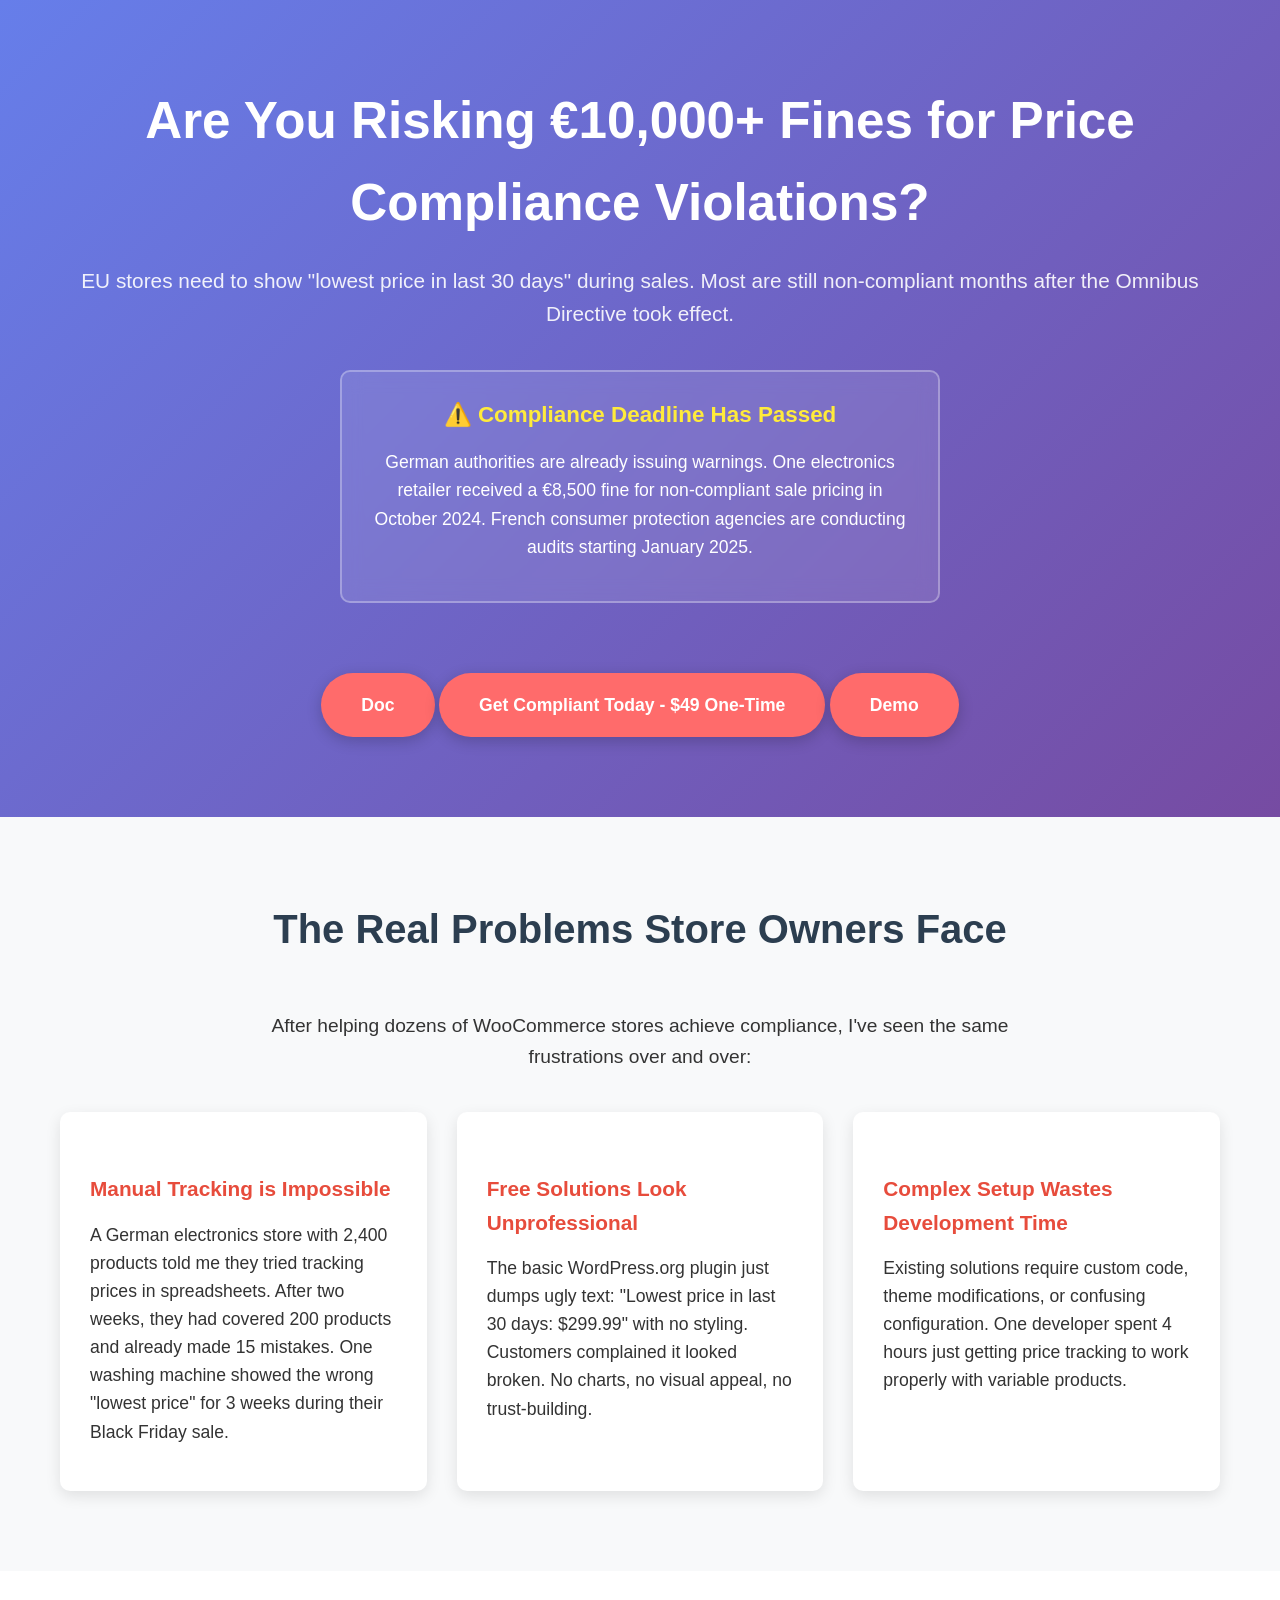
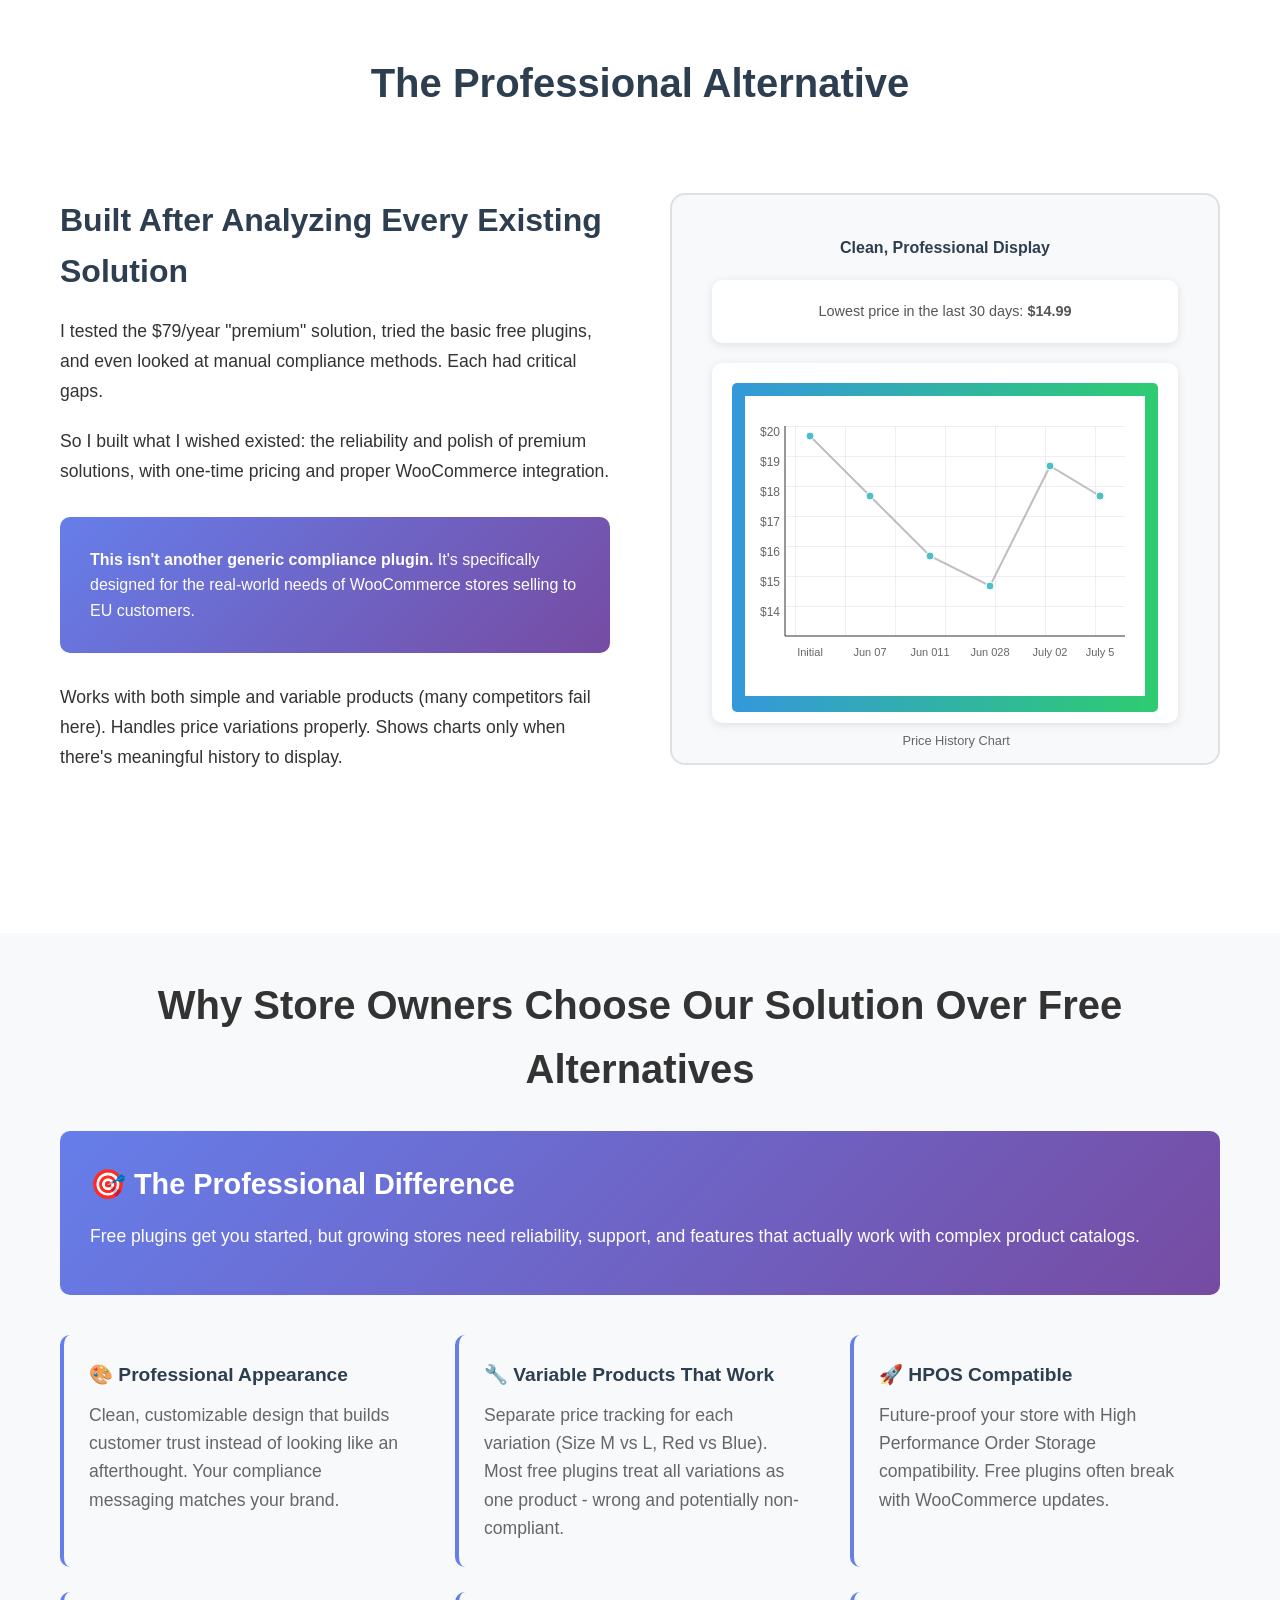
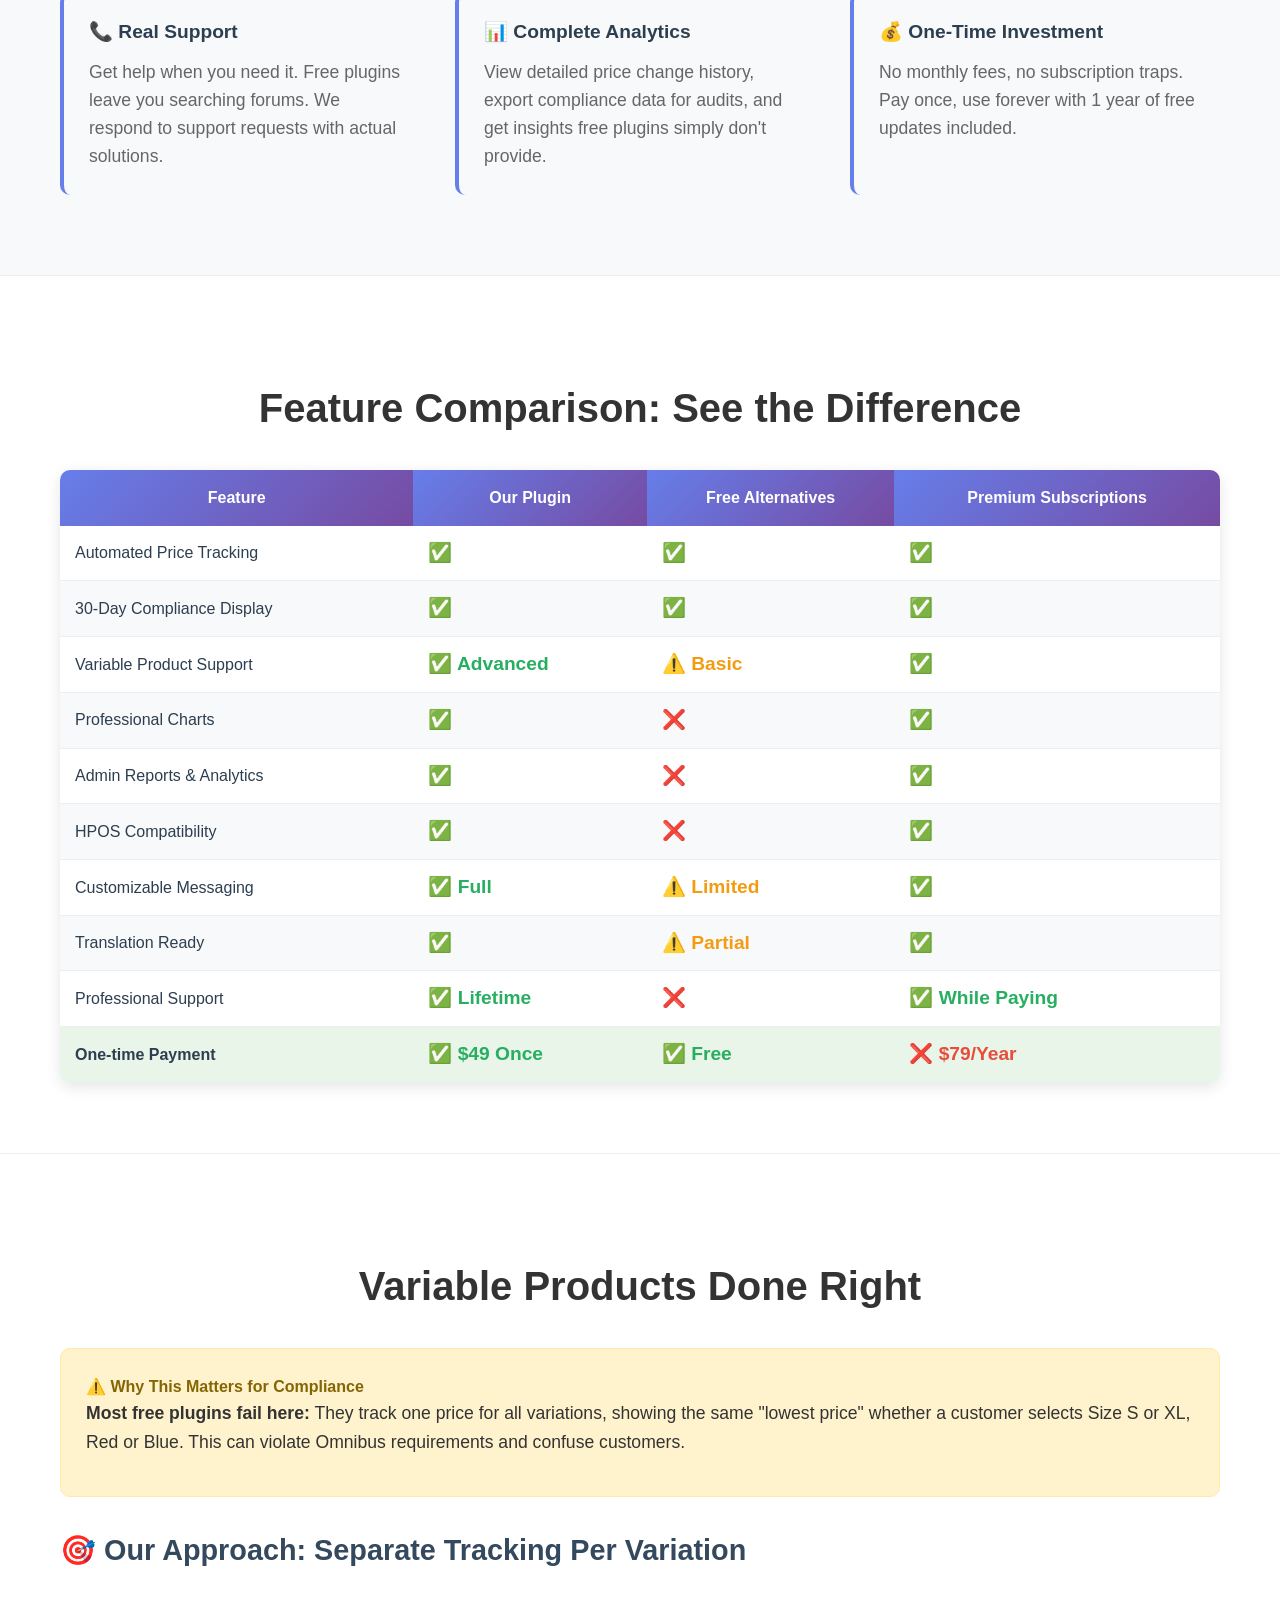
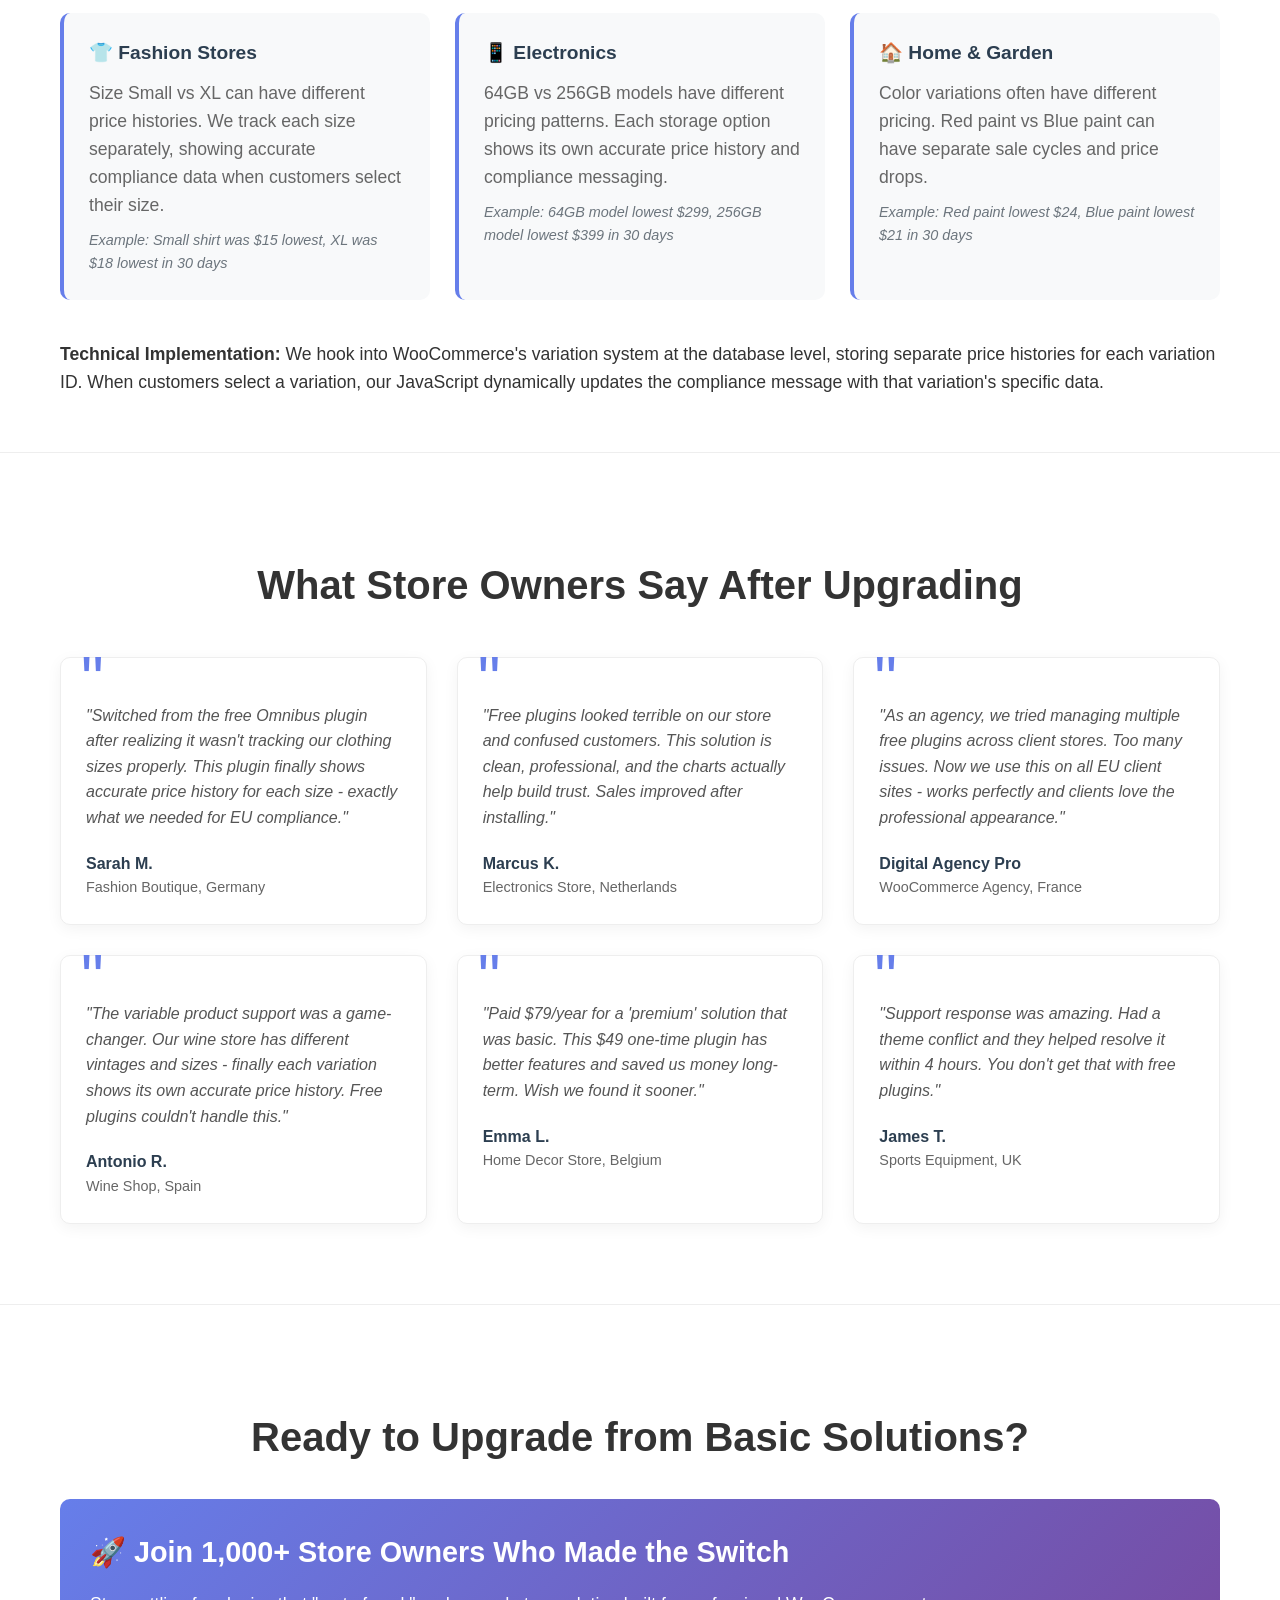
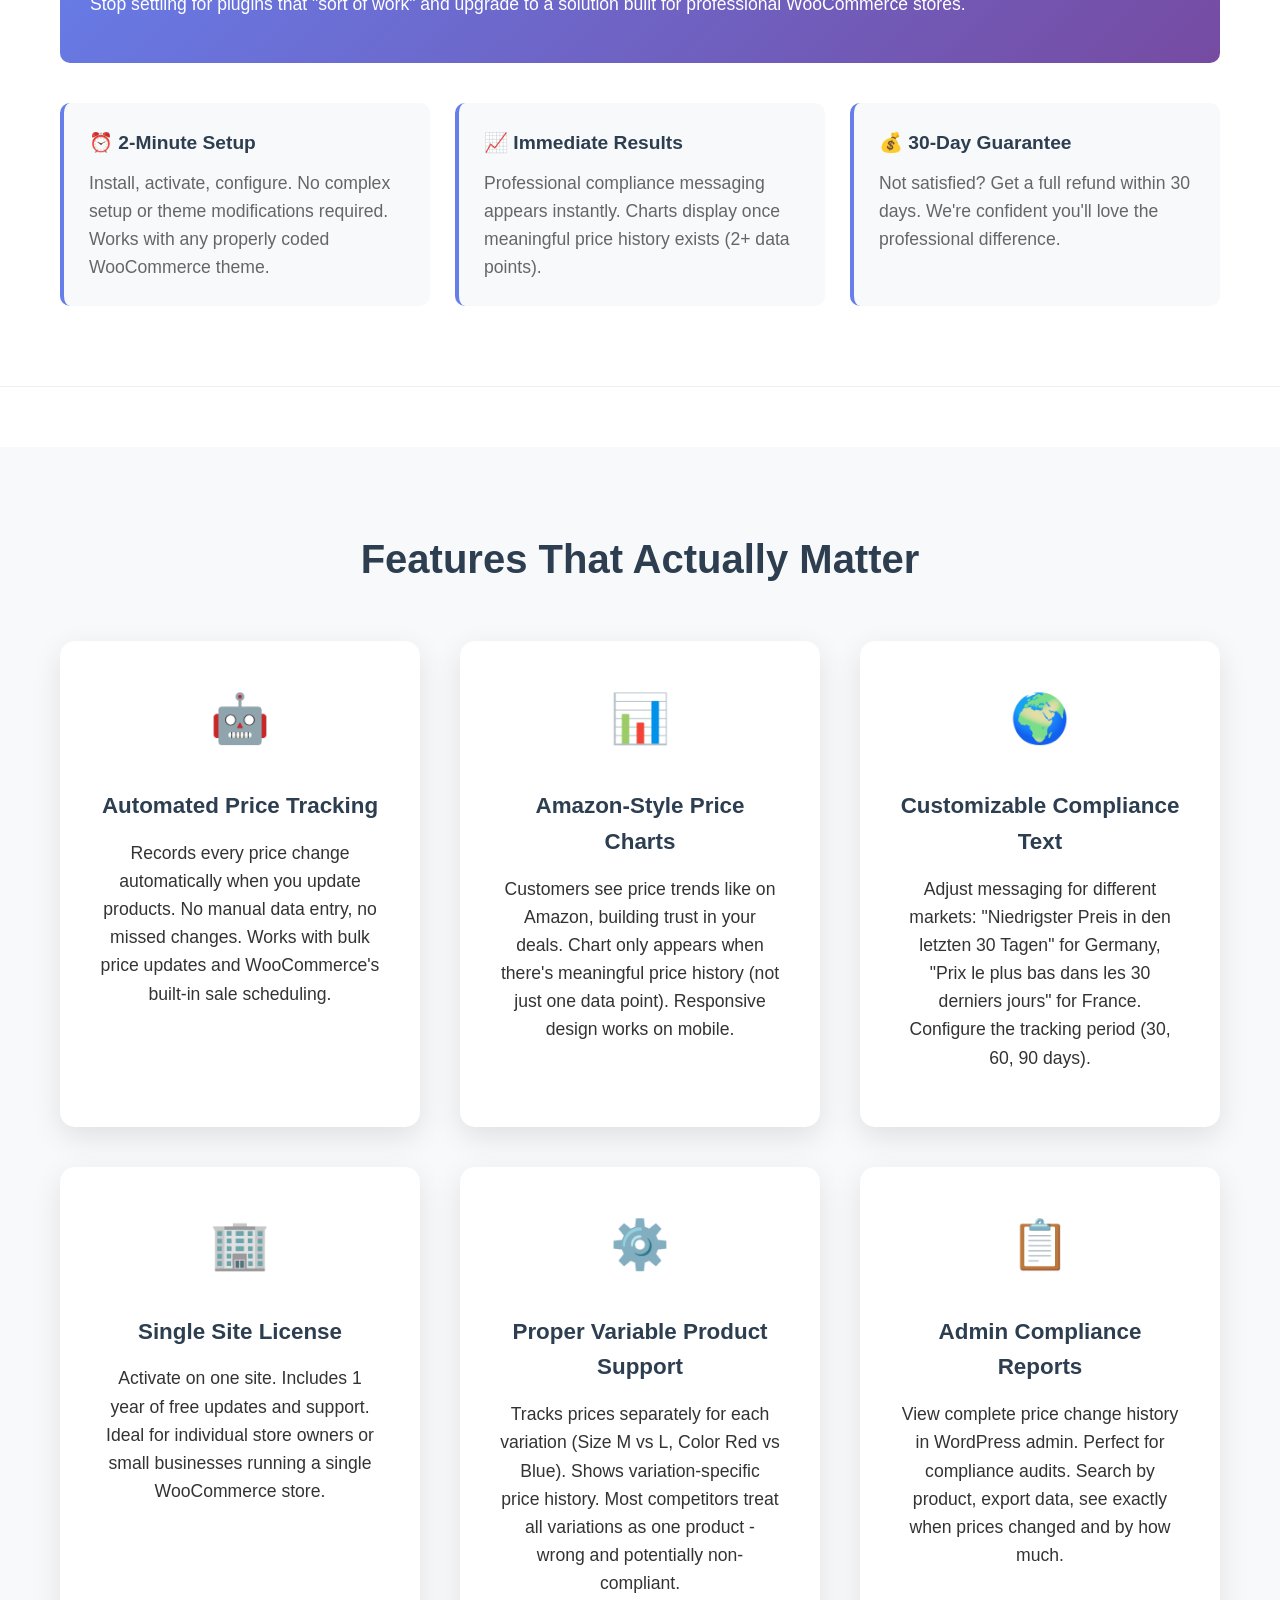
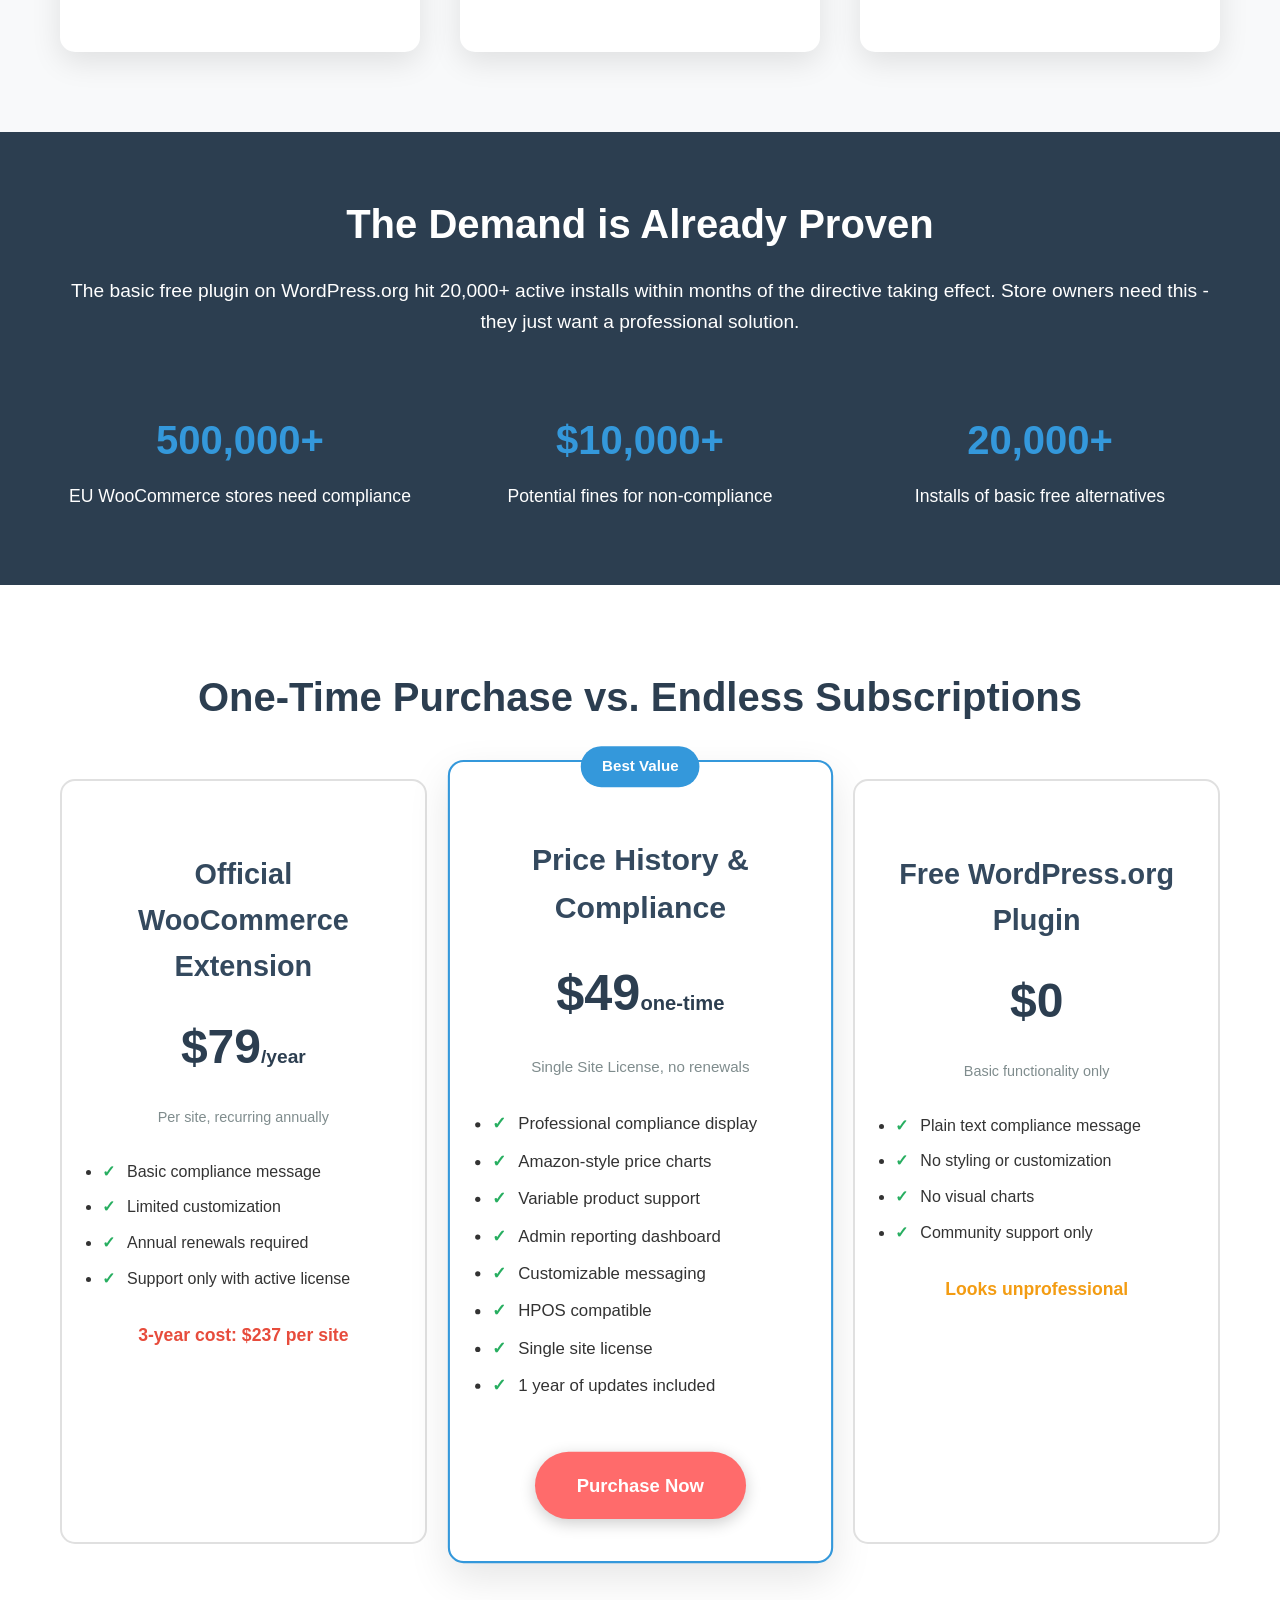
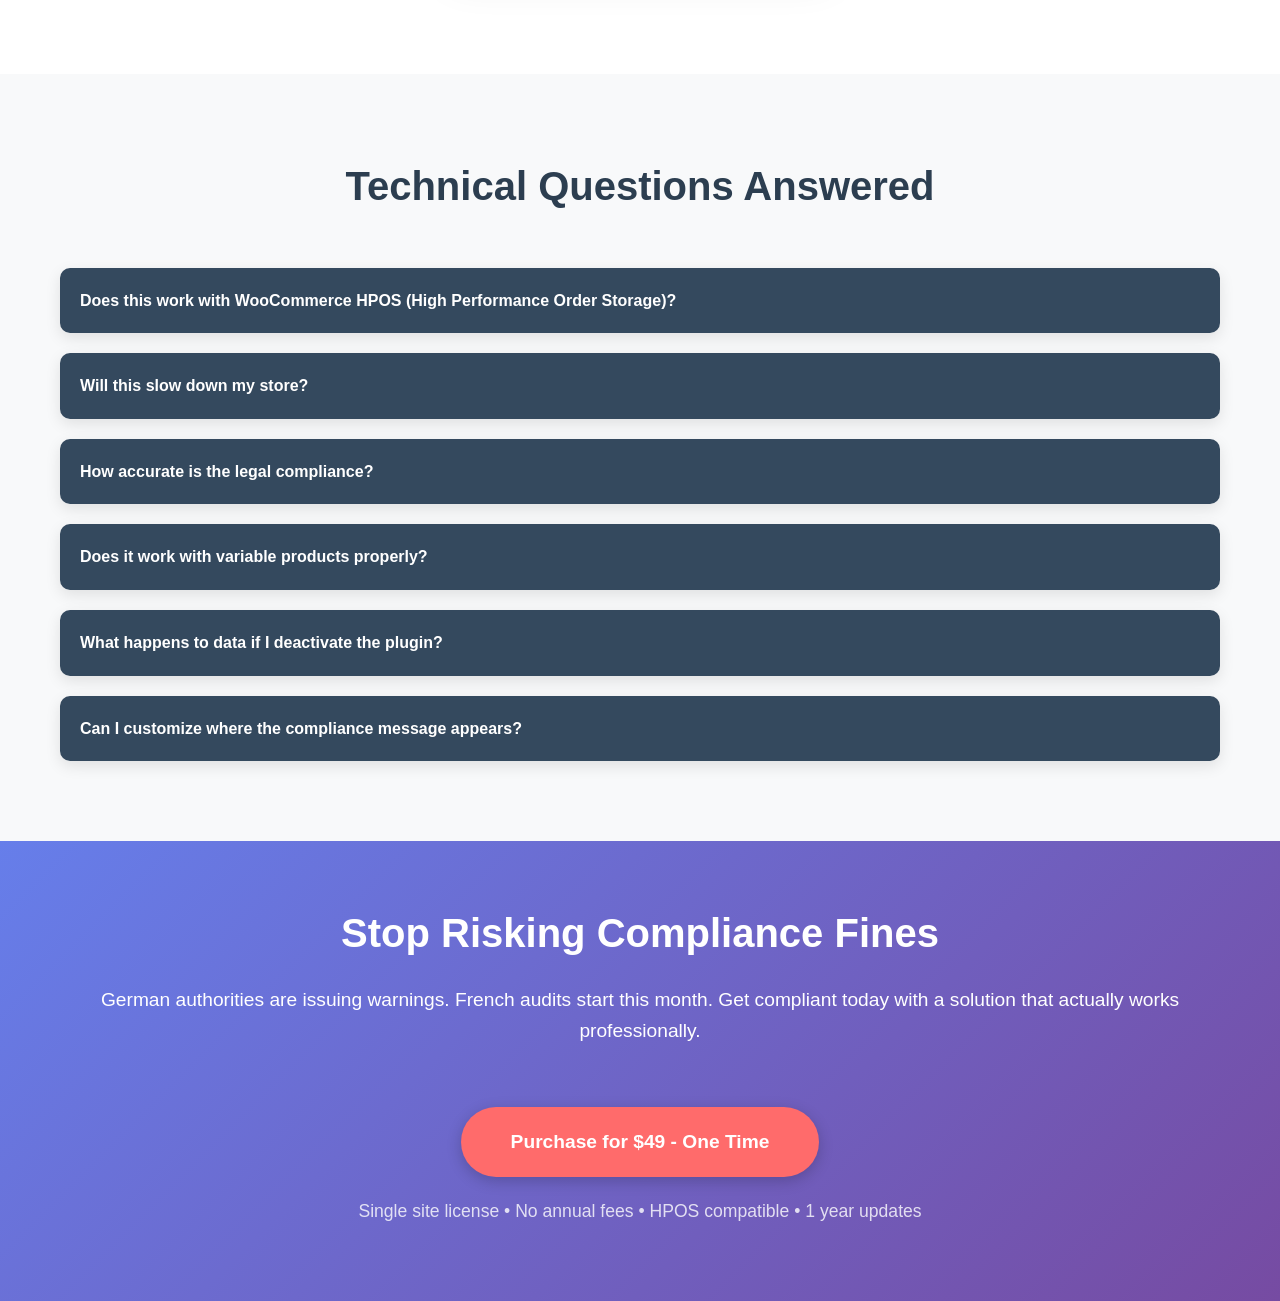
<file: resource/index.html>
<!DOCTYPE html>
<html lang="en">
<head>
    <meta charset="UTF-8">
    <meta name="viewport" content="width=device-width, initial-scale=1.0">
    <title>WooCommerce Price History & Sale Compliance - EU Omnibus Directive Compliance</title>
    <style>
        * {
            margin: 0;
            padding: 0;
            box-sizing: border-box;
        }
        
        body {
            font-family: -apple-system, BlinkMacSystemFont, 'Segoe UI', Roboto, Oxygen, Ubuntu, Cantarell, sans-serif;
            line-height: 1.6;
            color: #333;
        }
        
        .container {
            max-width: 1200px;
            margin: 0 auto;
            padding: 0 20px;
        }
        
        /* Hero Section */
        .hero {
            background: linear-gradient(135deg, #667eea 0%, #764ba2 100%);
            color: white;
            padding: 80px 0;
            text-align: center;
        }
        
        .hero h1 {
            font-size: 3.2em;
            margin-bottom: 20px;
            font-weight: 700;
        }
        
        .hero .subtitle {
            font-size: 1.3em;
            margin-bottom: 30px;
            opacity: 0.9;
            color: #fff;
        }
        
        .warning-box {
            background: rgba(255, 255, 255, 0.1);
            border: 2px solid rgba(255, 255, 255, 0.3);
            border-radius: 10px;
            padding: 25px;
            margin: 40px auto;
            max-width: 600px;
            backdrop-filter: blur(10px);
        }
        
        .warning-box h3 {
            color: #ffeb3b;
            font-size: 1.4em;
            margin: 0 0 15px 0;
        }
        
        .warning-box p {
             color: #fff;   
        }
        
        .cta-button {
            display: inline-block;
            background: #ff6b6b;
            color: white;
            padding: 18px 40px;
            border-radius: 50px;
            text-decoration: none;
            font-weight: 600;
            font-size: 1.1em;
            margin-top: 30px;
            box-shadow: 0 4px 15px rgba(0,0,0,0.2);
            transition: transform 0.3s ease;
        }
        
        .cta-button:hover {
            transform: translateY(-2px);
            box-shadow: 0 6px 20px rgba(0,0,0,0.3);
        }
        
        /* Problem Section */
        .problem {
            padding: 80px 0;
            background: #f8f9fa;
        }
        
        .section-title {
            font-size: 2.5em;
            text-align: center;
            margin-bottom: 50px;
            color: #2c3e50;
        }
        
        .problem-grid {
            display: grid;
            grid-template-columns: repeat(auto-fit, minmax(280px, 1fr));
            gap: 30px;
            margin-top: 40px;
        }
        
        .problem-card {
            background: white;
            padding: 30px;
            border-radius: 10px;
            box-shadow: 0 5px 15px rgba(0,0,0,0.1);
        }
        
        .problem-card h3 {
            color: #e74c3c;
            margin-bottom: 15px;
            font-size: 1.3em;
        }
        
        /* Solution Section */
        .solution {
            padding: 80px 0;
        }
        
        .solution-content {
            display: grid;
            grid-template-columns: 1fr 1fr;
            gap: 60px;
            align-items: center;
            margin-top: 40px;
        }
        
        .solution-text h3 {
            font-size: 2em;
            margin-bottom: 20px;
            color: #2c3e50;
        }
        
        .solution-text p {
            font-size: 1.1em;
            margin-bottom: 20px;
            line-height: 1.7;
        }
        
        .highlight {
            background: #e8f5e8;
            padding: 20px;
/*            border-left: 4px solid #27ae60;*/
            margin: 20px 0;
        }
        
        /* Features Section */
        .features {
            padding: 80px 0;
            background: #f8f9fa;
        }
        
        .features-grid {
            display: grid;
            grid-template-columns: repeat(auto-fit, minmax(300px, 1fr));
            gap: 40px;
            margin-top: 50px;
        }
        
        .feature-card {
            background: white;
            padding: 40px;
            border-radius: 15px;
            box-shadow: 0 10px 30px rgba(0,0,0,0.1);
            text-align: center;
        }
        
        .feature-icon {
            font-size: 3em;
            margin-bottom: 20px;
        }
        
        .feature-card h3 {
            font-size: 1.4em;
            margin-bottom: 15px;
            color: #2c3e50;
        }
        
        /* Social Proof */
        .social-proof {
            padding: 60px 0;
            background: #2c3e50;
            color: white;
            text-align: center;
        }
        
        .stats {
            display: grid;
            grid-template-columns: repeat(auto-fit, minmax(200px, 1fr));
            gap: 40px;
            margin-top: 40px;
        }
        
        .stat h3 {
            font-size: 2.5em;
            color: #3498db;
            margin-bottom: 10px;
        }
        
        /* Pricing Section */
        .pricing {
            padding: 80px 0;
            text-align: center;
        }
        
        .pricing-comparison {
            display: grid;
            grid-template-columns: repeat(auto-fit, minmax(300px, 1fr));
            gap: 30px;
            margin: 50px 0;
        }
        
        .pricing-card {
            background: white;
            border: 2px solid #e0e0e0;
            border-radius: 15px;
            padding: 40px;
            position: relative;
        }
        
        .pricing-card.featured {
            border-color: #3498db;
            transform: scale(1.05);
            box-shadow: 0 15px 40px rgba(0,0,0,0.1);
        }
        
        .pricing-card .badge {
            position: absolute;
            top: -15px;
            left: 50%;
            transform: translateX(-50%);
            background: #3498db;
            color: white;
            padding: 8px 20px;
            border-radius: 20px;
            font-size: 0.9em;
            font-weight: 600;
        }
        
        .price {
            font-size: 3em;
            font-weight: 700;
            color: #2c3e50;
            margin: 20px 0;
        }
        
        .price-note {
            color: #7f8c8d;
            font-size: 0.9em;
            margin-bottom: 30px;
        }
        
        .feature-list {
            text-align: left;
            margin: 30px 0;
        }
        
        .feature-list li {
            margin: 10px 0;
            padding-left: 25px;
            position: relative;
        }
        
        .feature-list li:before {
            content: "✓";
            position: absolute;
            left: 0;
            color: #27ae60;
            font-weight: bold;
        }
        
        /* FAQ Section */
        .faq {
            padding: 80px 0;
            background: #f8f9fa;
        }
        
        .faq-grid {
            display: grid;
            gap: 20px;
            margin-top: 40px;
        }
        
        .faq-item {
            background: white;
            border-radius: 10px;
            overflow: hidden;
            box-shadow: 0 5px 15px rgba(0,0,0,0.1);
        }
        
        .faq-question {
            background: #34495e;
            color: white;
            padding: 20px;
            font-weight: 600;
            cursor: pointer;
        }
        
        .faq-answer {
            padding: 20px;
            display: none;
        }
        
        .faq-answer.active {
            display: block;
        }
        
        /* Responsive */
        @media (max-width: 768px) {
            .hero h1 {
                font-size: 2.5em;
            }
            
            .solution-content {
                grid-template-columns: 1fr;
                gap: 30px;
            }
            
            .pricing-card.featured {
                transform: none;
            }
        }
        
        
        body {
            font-family: -apple-system, BlinkMacSystemFont, "Segoe UI", Roboto, sans-serif;
            line-height: 1.6;
            color: #333;
            margin: 0;
/*            padding: 20px;*/
/*            background: #f8f9fa;*/
        }
        
        .container {
/*
            max-width: 1200px;
            margin: 0 auto;
            background: white;
            padding: 40px;
            border-radius: 8px;
            box-shadow: 0 2px 10px rgba(0,0,0,0.1);
*/
        }
        
        .whychoose{
            background: #f8f9fa;    
        }
        
        /* Matching your existing style */
        .section {
            margin: 60px 0;
            padding: 40px 0;
            border-bottom: 1px solid #eee;
        }
        
        .section:last-child {
            border-bottom: none;
        }
        
        h2 {
            font-size: 2.5em;
            font-weight: 700;
            margin-bottom: 20px;
/*            color: #2c3e50;*/
            text-align: center;
        }
        
        h3 {
            font-size: 1.8em;
            font-weight: 600;
            margin: 30px 0 15px 0;
            color: #34495e;
        }
        
        p {
            font-size: 1.1em;
            margin-bottom: 15px;
/*            color: #555;*/
        }
        
        .highlight {
            background: linear-gradient(135deg, #667eea 0%, #764ba2 100%);
            color: white;
            padding: 30px;
            border-radius: 10px;
            margin: 30px 0;
        }
        
        .highlight h3 {
            color: white;
            margin-top: 0;
        }
        
        /* Feature grid matching your style */
        .feature-grid {
            display: grid;
            grid-template-columns: repeat(auto-fit, minmax(300px, 1fr));
            gap: 25px;
            margin: 40px 0;
        }
        
        .feature-box {
            background: #f8f9fa;
            padding: 25px;
            border-radius: 10px;
            border-left: 4px solid #667eea;
            transition: transform 0.3s ease;
        }
        
        .feature-box:hover {
            transform: translateY(-5px);
        }
        
        .feature-box h4 {
            color: #2c3e50;
            margin: 0 0 10px 0;
            font-size: 1.2em;
        }
        
        .feature-box p {
            margin: 0;
            color: #666;
        }
        
        /* Comparison table */
        .comparison-table {
            width: 100%;
            border-collapse: collapse;
            margin: 30px 0;
            box-shadow: 0 4px 15px rgba(0,0,0,0.1);
            border-radius: 10px;
            overflow: hidden;
        }
        
        .comparison-table th {
            background: linear-gradient(135deg, #667eea 0%, #764ba2 100%);
            color: white;
            padding: 15px;
            text-align: center;
            font-weight: 600;
        }
        
        .comparison-table td {
            padding: 12px 15px;
            text-align: left;
            border-bottom: 1px solid #eee;
        }
        
        .comparison-table tr:nth-child(even) {
            background: #f8f9fa;
        }
        
        .comparison-table tr:hover {
            background: #e3f2fd;
        }
        
        .feature-name {
            text-align: left !important;
            font-weight: 500;
            color: #2c3e50;
        }
        
        .check-yes {
            color: #27ae60;
            font-size: 1.2em;
            font-weight: bold;
        }
        
        .check-no {
            color: #e74c3c;
            font-size: 1.2em;
            font-weight: bold;
        }
        
        .check-partial {
            color: #f39c12;
            font-size: 1.2em;
            font-weight: bold;
        }
        
        /* Testimonial styles */
        .testimonials {
            display: grid;
            grid-template-columns: repeat(auto-fit, minmax(350px, 1fr));
            gap: 30px;
            margin: 40px 0;
        }
        
        .testimonial {
            background: white;
            padding: 25px;
            border-radius: 10px;
            border: 1px solid #eee;
            box-shadow: 0 4px 15px rgba(0,0,0,0.05);
            position: relative;
        }
        
        .testimonial::before {
            content: '"';
            font-size: 4em;
            color: #667eea;
            position: absolute;
            top: -10px;
            left: 20px;
            line-height: 1;
        }
        
        .testimonial-text {
            font-style: italic;
            margin: 20px 0;
            color: #555;
            line-height: 1.6;
        }
        
        .testimonial-author {
            font-weight: 600;
            color: #2c3e50;
            margin-top: 15px;
        }
        
        .testimonial-store {
            color: #666;
            font-size: 0.9em;
        }
        
        /* Upgrade messaging */
        .upgrade-box {
            background: linear-gradient(135deg, #27ae60 0%, #2ecc71 100%);
            color: white;
            padding: 30px;
            border-radius: 10px;
            text-align: center;
            margin: 30px 0;
        }
        
        .upgrade-box h3 {
            color: white;
            margin-top: 0;
        }
        
        .price-highlight {
            font-size: 2em;
            font-weight: bold;
            margin: 10px 0;
        }
        
        .savings {
            background: rgba(255,255,255,0.2);
            padding: 10px 20px;
            border-radius: 25px;
            display: inline-block;
            margin: 10px 0;
        }
        
        /* Variable product highlight */
        .variable-highlight {
            background: #fff3cd;
            border: 1px solid #ffeaa7;
            border-radius: 10px;
            padding: 25px;
            margin: 30px 0;
        }
        
        .variable-highlight h4 {
            color: #856404;
            margin-top: 0;
        }
        
        .technical-note {
            font-size: 0.9em;
            color: #6c757d;
            font-style: italic;
            margin-top: 10px;
        }        
        
        
    </style>
</head>
<body>
    <!-- Hero Section -->
    <section class="hero">
        <div class="container">
            <h1>Are You Risking €10,000+ Fines for Price Compliance Violations?</h1>
            <p class="subtitle">EU stores need to show "lowest price in last 30 days" during sales. Most are still non-compliant months after the Omnibus Directive took effect.</p>
            
            <div class="warning-box">
                <h3>⚠️ Compliance Deadline Has Passed</h3>
                <p>German authorities are already issuing warnings. One electronics retailer received a €8,500 fine for non-compliant sale pricing in October 2024. French consumer protection agencies are conducting audits starting January 2025.</p>
            </div>
            
            <a target="_blank" href="https://theweblab.xyz/woocommerce-price-history-sale-compliance/documentation.html" class="cta-button">Doc</a>
            
            <a target="_blank" href="https://codecanyon.net/item/woocommerce-price-history-sale-compliance/58513961" class="cta-button">Get Compliant Today - $49 One-Time</a>
            <a target="_blank" href="https://theweblab.xyz/demo/product/divi-engine-string-bag-big-logo/" class="cta-button">Demo</a>
        </div>
    </section>

    <!-- Problem Section -->
    <section class="problem">
        <div class="container">
            <h2 class="section-title">The Real Problems Store Owners Face</h2>
            <p style="text-align: center; font-size: 1.2em; max-width: 800px; margin: 0 auto;">After helping dozens of WooCommerce stores achieve compliance, I've seen the same frustrations over and over:</p>
            
            <div class="problem-grid">
                <div class="problem-card">
                    <h3>Manual Tracking is Impossible</h3>
                    <p>A German electronics store with 2,400 products told me they tried tracking prices in spreadsheets. After two weeks, they had covered 200 products and already made 15 mistakes. One washing machine showed the wrong "lowest price" for 3 weeks during their Black Friday sale.</p>
                </div>
                
                <div class="problem-card">
                    <h3>Free Solutions Look Unprofessional</h3>
                    <p>The basic WordPress.org plugin just dumps ugly text: "Lowest price in last 30 days: $299.99" with no styling. Customers complained it looked broken. No charts, no visual appeal, no trust-building.</p>
                </div>
                
<!--
                <div class="problem-card">
                    <h3>Annual Subscriptions Add Up Fast</h3>
                    <p>The "official" solution costs $79/year per site. An agency with 15 client stores faces $1,185 annually. Over 3 years, that's $3,555 - for a compliance feature that should be one-and-done.</p>
                </div>
-->
                
                <div class="problem-card">
                    <h3>Complex Setup Wastes Development Time</h3>
                    <p>Existing solutions require custom code, theme modifications, or confusing configuration. One developer spent 4 hours just getting price tracking to work properly with variable products.</p>
                </div>
            </div>
        </div>
    </section>

    <!-- Solution Section -->
    <section class="solution">
        <div class="container">
            <h2 class="section-title">The Professional Alternative</h2>
            
            <div class="solution-content">
                <div class="solution-text">
                    <h3>Built After Analyzing Every Existing Solution</h3>
                    <p>I tested the $79/year "premium" solution, tried the basic free plugins, and even looked at manual compliance methods. Each had critical gaps.</p>
                    
                    <p>So I built what I wished existed: the reliability and polish of premium solutions, with one-time pricing and proper WooCommerce integration.</p>
                    
                    <div class="highlight">
                        <strong>This isn't another generic compliance plugin.</strong> It's specifically designed for the real-world needs of WooCommerce stores selling to EU customers.
                    </div>
                    
                    <p>Works with both simple and variable products (many competitors fail here). Handles price variations properly. Shows charts only when there's meaningful history to display.</p>
                </div>
                
                <div class="solution-image">
                    <div style="background: #f8f9fa; padding: 40px; border-radius: 15px; text-align: center; border: 2px solid #e0e0e0;">
                        <h4 style="margin-bottom: 20px; color: #2c3e50;">Clean, Professional Display</h4>
                        <div style="background: white; padding: 20px; border-radius: 10px; margin-bottom: 20px; box-shadow: 0 2px 10px rgba(0,0,0,0.1);">
                            <p style="margin: 0; color: #555; font-size: 0.9em;">Lowest price in the last 30 days: <strong>$14.99</strong></p>
                        </div>
                        <div style="background: white; padding: 20px; border-radius: 10px; box-shadow: 0 2px 10px rgba(0,0,0,0.1); height:360px;">
                            <div style="width: 100%; background: linear-gradient(to right, #3498db, #2ecc71); border-radius: 5px; position: relative; padding-top: 13px; padding-bottom: 8px;">
                               
                               
<svg width="400" height="300" viewBox="0 0 400 300" xmlns="http://www.w3.org/2000/svg">
  <!-- Grid lines -->
  <defs>
    <pattern id="grid" width="50" height="30" patternUnits="userSpaceOnUse">
      <path d="M 50 0 L 0 0 0 30" fill="none" stroke="#e0e0e0" stroke-width="1"/>
    </pattern>
  </defs>
  <!-- Background -->
  <rect width="400" height="300" fill="white"/>
  <!-- Grid -->
  <rect x="40" y="30" width="340" height="210" fill="url(#grid)"/>
  <!-- Y-axis labels -->
<text x="35" y="40" text-anchor="end" font-family="Arial, sans-serif" font-size="12" fill="#666">$20</text>
<text x="35" y="70" text-anchor="end" font-family="Arial, sans-serif" font-size="12" fill="#666">$19</text>
<text x="35" y="100" text-anchor="end" font-family="Arial, sans-serif" font-size="12" fill="#666">$18</text>
<text x="35" y="130" text-anchor="end" font-family="Arial, sans-serif" font-size="12" fill="#666">$17</text>
<text x="35" y="160" text-anchor="end" font-family="Arial, sans-serif" font-size="12" fill="#666">$16</text>
<text x="35" y="190" text-anchor="end" font-family="Arial, sans-serif" font-size="12" fill="#666">$15</text>
<text x="35" y="220" text-anchor="end" font-family="Arial, sans-serif" font-size="12" fill="#666">$14</text>
  <!-- X-axis labels -->
<text x="65" y="260" text-anchor="middle" font-family="Arial, sans-serif" font-size="11" fill="#666">Initial</text>
<text x="125" y="260" text-anchor="middle" font-family="Arial, sans-serif" font-size="11" fill="#666">Jun 07</text>
<text x="185" y="260" text-anchor="middle" font-family="Arial, sans-serif" font-size="11" fill="#666">Jun 011</text>
<text x="245" y="260" text-anchor="middle" font-family="Arial, sans-serif" font-size="11" fill="#666">Jun 028</text>
<text x="305" y="260" text-anchor="middle" font-family="Arial, sans-serif" font-size="11" fill="#666">July 02</text>
<text x="355" y="260" text-anchor="middle" font-family="Arial, sans-serif" font-size="11" fill="#666">July 5</text>
  <!-- Price line chart -->
<polyline points="65,40 125,100 185,160 245,190 305,70 355,100" 
         fill="none" 
         stroke="#80808080" 
         stroke-width="2"/>
  <!-- Data points -->
  <circle cx="65" cy="40" r="4" fill="#4bc0c8" stroke="white" stroke-width="1"/>
  <circle cx="125" cy="100" r="4" fill="#4bc0c8" stroke="white" stroke-width="1"/>
  <circle cx="185" cy="160" r="4" fill="#4bc0c8" stroke="white" stroke-width="1"/>
  <circle cx="245" cy="190" r="4" fill="#4bc0c8" stroke="white" stroke-width="1"/>
  <circle cx="305" cy="70" r="4" fill="#4bc0c8" stroke="white" stroke-width="1"/>
  <circle cx="355" cy="100" r="4" fill="#4bc0c8" stroke="white" stroke-width="1"/>
  <!-- Axes -->
  <line x1="40" y1="240" x2="380" y2="240" stroke="#333" stroke-width="1"/>
  <line x1="40" y1="30" x2="40" y2="240" stroke="#333" stroke-width="1"/>
</svg>                               
                               
                               
                               
                               
                                <span style="position: absolute; bottom: -40px; left: 40%; font-size: 0.8em; color: #666;">Price History Chart</span>
                            </div>
                        </div>
                    </div>
                </div>
            </div>
        </div>
    </section>
    
    
    
        <!-- Why Store Owners Choose Our Solution Section -->
    <section class="section whychoose">
        <div class="container">   
            <h2>Why Store Owners Choose Our Solution Over Free Alternatives</h2>
            
            <div class="highlight">
                <h3>🎯 The Professional Difference</h3>
                <p>Free plugins get you started, but growing stores need reliability, support, and features that actually work with complex product catalogs.</p>
            </div>
            
            <div class="feature-grid">
                <div class="feature-box">
                    <h4>🎨 Professional Appearance</h4>
                    <p>Clean, customizable design that builds customer trust instead of looking like an afterthought. Your compliance messaging matches your brand.</p>
                </div>
                <div class="feature-box">
                    <h4>🔧 Variable Products That Work</h4>
                    <p>Separate price tracking for each variation (Size M vs L, Red vs Blue). Most free plugins treat all variations as one product - wrong and potentially non-compliant.</p>
                </div>
                <div class="feature-box">
                    <h4>🚀 HPOS Compatible</h4>
                    <p>Future-proof your store with High Performance Order Storage compatibility. Free plugins often break with WooCommerce updates.</p>
                </div>
                <div class="feature-box">
                    <h4>📞 Real Support</h4>
                    <p>Get help when you need it. Free plugins leave you searching forums. We respond to support requests with actual solutions.</p>
                </div>
                <div class="feature-box">
                    <h4>📊 Complete Analytics</h4>
                    <p>View detailed price change history, export compliance data for audits, and get insights free plugins simply don't provide.</p>
                </div>
                <div class="feature-box">
                    <h4>💰 One-Time Investment</h4>
                    <p>No monthly fees, no subscription traps. Pay once, use forever with 1 year of free updates included.</p>
                </div>
            </div>
        </div>
    </section>

        <!-- Comparison Table Section -->
    <section class="section">
        <div class="container">
            <h2>Feature Comparison: See the Difference</h2>
            
            <table class="comparison-table">
                <thead>
                    <tr>
                        <th>Feature</th>
                        <th>Our Plugin</th>
                        <th>Free Alternatives</th>
                        <th>Premium Subscriptions</th>
                    </tr>
                </thead>
                <tbody>
                    <tr>
                        <td class="feature-name">Automated Price Tracking</td>
                        <td class="check-yes">✅</td>
                        <td class="check-yes">✅</td>
                        <td class="check-yes">✅</td>
                    </tr>
                    <tr>
                        <td class="feature-name">30-Day Compliance Display</td>
                        <td class="check-yes">✅</td>
                        <td class="check-yes">✅</td>
                        <td class="check-yes">✅</td>
                    </tr>
                    <tr>
                        <td class="feature-name">Variable Product Support</td>
                        <td class="check-yes">✅ Advanced</td>
                        <td class="check-partial">⚠️ Basic</td>
                        <td class="check-yes">✅</td>
                    </tr>
                    <tr>
                        <td class="feature-name">Professional Charts</td>
                        <td class="check-yes">✅</td>
                        <td class="check-no">❌</td>
                        <td class="check-yes">✅</td>
                    </tr>
                    <tr>
                        <td class="feature-name">Admin Reports & Analytics</td>
                        <td class="check-yes">✅</td>
                        <td class="check-no">❌</td>
                        <td class="check-yes">✅</td>
                    </tr>
                    <tr>
                        <td class="feature-name">HPOS Compatibility</td>
                        <td class="check-yes">✅</td>
                        <td class="check-no">❌</td>
                        <td class="check-yes">✅</td>
                    </tr>
                    <tr>
                        <td class="feature-name">Customizable Messaging</td>
                        <td class="check-yes">✅ Full</td>
                        <td class="check-partial">⚠️ Limited</td>
                        <td class="check-yes">✅</td>
                    </tr>
                    <tr>
                        <td class="feature-name">Translation Ready</td>
                        <td class="check-yes">✅</td>
                        <td class="check-partial">⚠️ Partial</td>
                        <td class="check-yes">✅</td>
                    </tr>
                    <tr>
                        <td class="feature-name">Professional Support</td>
                        <td class="check-yes">✅ Lifetime</td>
                        <td class="check-no">❌</td>
                        <td class="check-yes">✅ While Paying</td>
                    </tr>
                    <tr style="background: #e8f5e8;">
                        <td class="feature-name"><strong>One-time Payment</strong></td>
                        <td class="check-yes"><strong>✅ $49 Once</strong></td>
                        <td class="check-yes"><strong>✅ Free</strong></td>
                        <td class="check-no"><strong>❌ $79/Year</strong></td>
                    </tr>
                </tbody>
            </table>
            
<!--
            <div class="upgrade-box">
                <h3>💡 The Smart Choice for Growing Stores</h3>
                <div class="price-highlight">$49 once vs $237 over 3 years</div>
                <div class="savings">Save $188+ compared to premium subscriptions</div>
                <p>Get professional features without the ongoing costs. Perfect for agencies managing multiple client stores.</p>
            </div>
-->
        </div>
    </section>

        <!-- Variable Product Superiority Section -->
    <section class="section">
        <div class="container">   
            <h2>Variable Products Done Right</h2>
            
            <div class="variable-highlight">
                <h4>⚠️ Why This Matters for Compliance</h4>
                <p><strong>Most free plugins fail here:</strong> They track one price for all variations, showing the same "lowest price" whether a customer selects Size S or XL, Red or Blue. This can violate Omnibus requirements and confuse customers.</p>
            </div>
            
            <h3>🎯 Our Approach: Separate Tracking Per Variation</h3>
            
            <div class="feature-grid">
                <div class="feature-box">
                    <h4>👕 Fashion Stores</h4>
                    <p>Size Small vs XL can have different price histories. We track each size separately, showing accurate compliance data when customers select their size.</p>
                    <div class="technical-note">Example: Small shirt was $15 lowest, XL was $18 lowest in 30 days</div>
                </div>
                <div class="feature-box">
                    <h4>📱 Electronics</h4>
                    <p>64GB vs 256GB models have different pricing patterns. Each storage option shows its own accurate price history and compliance messaging.</p>
                    <div class="technical-note">Example: 64GB model lowest $299, 256GB model lowest $399 in 30 days</div>
                </div>
                <div class="feature-box">
                    <h4>🏠 Home & Garden</h4>
                    <p>Color variations often have different pricing. Red paint vs Blue paint can have separate sale cycles and price drops.</p>
                    <div class="technical-note">Example: Red paint lowest $24, Blue paint lowest $21 in 30 days</div>
                </div>
            </div>
            
            <p><strong>Technical Implementation:</strong> We hook into WooCommerce's variation system at the database level, storing separate price histories for each variation ID. When customers select a variation, our JavaScript dynamically updates the compliance message with that variation's specific data.</p>
        </div>
    </section>

        <!-- Customer Testimonials Section -->
    <section class="section">
        <div class="container">
            <h2>What Store Owners Say After Upgrading</h2>
            
            <div class="testimonials">
                <div class="testimonial">
                    <div class="testimonial-text">
                        "Switched from the free Omnibus plugin after realizing it wasn't tracking our clothing sizes properly. This plugin finally shows accurate price history for each size - exactly what we needed for EU compliance."
                    </div>
                    <div class="testimonial-author">Sarah M.</div>
                    <div class="testimonial-store">Fashion Boutique, Germany</div>
                </div>
                
                <div class="testimonial">
                    <div class="testimonial-text">
                        "Free plugins looked terrible on our store and confused customers. This solution is clean, professional, and the charts actually help build trust. Sales improved after installing."
                    </div>
                    <div class="testimonial-author">Marcus K.</div>
                    <div class="testimonial-store">Electronics Store, Netherlands</div>
                </div>
                
                <div class="testimonial">
                    <div class="testimonial-text">
                        "As an agency, we tried managing multiple free plugins across client stores. Too many issues. Now we use this on all EU client sites - works perfectly and clients love the professional appearance."
                    </div>
                    <div class="testimonial-author">Digital Agency Pro</div>
                    <div class="testimonial-store">WooCommerce Agency, France</div>
                </div>
                
                <div class="testimonial">
                    <div class="testimonial-text">
                        "The variable product support was a game-changer. Our wine store has different vintages and sizes - finally each variation shows its own accurate price history. Free plugins couldn't handle this."
                    </div>
                    <div class="testimonial-author">Antonio R.</div>
                    <div class="testimonial-store">Wine Shop, Spain</div>
                </div>
                
                <div class="testimonial">
                    <div class="testimonial-text">
                        "Paid $79/year for a 'premium' solution that was basic. This $49 one-time plugin has better features and saved us money long-term. Wish we found it sooner."
                    </div>
                    <div class="testimonial-author">Emma L.</div>
                    <div class="testimonial-store">Home Decor Store, Belgium</div>
                </div>
                
                <div class="testimonial">
                    <div class="testimonial-text">
                        "Support response was amazing. Had a theme conflict and they helped resolve it within 4 hours. You don't get that with free plugins."
                    </div>
                    <div class="testimonial-author">James T.</div>
                    <div class="testimonial-store">Sports Equipment, UK</div>
                </div>
            </div>
        </div>
    </section>

        <!-- Professional Upgrade Messaging -->
    <section class="section">
        <div class="container">
            <h2>Ready to Upgrade from Basic Solutions?</h2>
            
            <div class="highlight">
                <h3>🚀 Join 1,000+ Store Owners Who Made the Switch</h3>
                <p>Stop settling for plugins that "sort of work" and upgrade to a solution built for professional WooCommerce stores.</p>
            </div>
            
            <div class="feature-grid">
                <div class="feature-box">
                    <h4>⏰ 2-Minute Setup</h4>
                    <p>Install, activate, configure. No complex setup or theme modifications required. Works with any properly coded WooCommerce theme.</p>
                </div>
<!--
                <div class="feature-box">
                    <h4>🔄 Seamless Migration</h4>
                    <p>Switching from free plugins? Our plugin automatically starts tracking from activation. No data loss, no downtime.</p>
                </div>
-->
                <div class="feature-box">
                    <h4>📈 Immediate Results</h4>
                    <p>Professional compliance messaging appears instantly. Charts display once meaningful price history exists (2+ data points).</p>
                </div>
                <div class="feature-box">
                    <h4>💰 30-Day Guarantee</h4>
                    <p>Not satisfied? Get a full refund within 30 days. We're confident you'll love the professional difference.</p>
                </div>
            </div>
            
<!--
            <div class="upgrade-box">
                <h3>⚡ Limited Time: Single Site License</h3>
                <div class="price-highlight">$49</div>
                <div class="savings">Includes 1 year of updates & support</div>
                <p><strong>Perfect for:</strong> Individual stores, small businesses, or testing before agency deployment</p>
                <p style="margin: 0;"><em>Thinking about multiple sites? Contact us about agency licensing options.</em></p>
            </div>
-->
        </div>
    </section>    
    
    
    
    
    
    
    

    <!-- Features Section -->
    <section class="features">
        <div class="container">
            <h2 class="section-title">Features That Actually Matter</h2>
            
            <div class="features-grid">
                <div class="feature-card">
                    <div class="feature-icon">🤖</div>
                    <h3>Automated Price Tracking</h3>
                    <p>Records every price change automatically when you update products. No manual data entry, no missed changes. Works with bulk price updates and WooCommerce's built-in sale scheduling.</p>
                </div>
                
                <div class="feature-card">
                    <div class="feature-icon">📊</div>
                    <h3>Amazon-Style Price Charts</h3>
                    <p>Customers see price trends like on Amazon, building trust in your deals. Chart only appears when there's meaningful price history (not just one data point). Responsive design works on mobile.</p>
                </div>
                
                <div class="feature-card">
                    <div class="feature-icon">🌍</div>
                    <h3>Customizable Compliance Text</h3>
                    <p>Adjust messaging for different markets: "Niedrigster Preis in den letzten 30 Tagen" for Germany, "Prix le plus bas dans les 30 derniers jours" for France. Configure the tracking period (30, 60, 90 days).</p>
                </div>
                
<!--
                <div class="feature-card">
                    <div class="feature-icon">🏢</div>
                    <h3>Agency-Friendly Licensing</h3>
                    <p>Install across unlimited client sites with one purchase. No per-site fees, no annual renewals. Perfect for agencies managing multiple WooCommerce stores.</p>
                </div>
-->
                <div class="feature-card">
                    <div class="feature-icon">🏢</div>
                    <h3>Single Site License</h3>
                    <p>Activate on one site. Includes 1 year of free updates and support. Ideal for individual store owners or small businesses running a single WooCommerce store.</p>
                </div>
               
                
                <div class="feature-card">
                    <div class="feature-icon">⚙️</div>
                    <h3>Proper Variable Product Support</h3>
                    <p>Tracks prices separately for each variation (Size M vs L, Color Red vs Blue). Shows variation-specific price history. Most competitors treat all variations as one product - wrong and potentially non-compliant.</p>
                </div>
                
                <div class="feature-card">
                    <div class="feature-icon">📋</div>
                    <h3>Admin Compliance Reports</h3>
                    <p>View complete price change history in WordPress admin. Perfect for compliance audits. Search by product, export data, see exactly when prices changed and by how much.</p>
                </div>
            </div>
        </div>
    </section>

    <!-- Social Proof -->
    <section class="social-proof">
        <div class="container">
            <h2>The Demand is Already Proven</h2>
            <p style="font-size: 1.2em; margin-top: 20px;">The basic free plugin on WordPress.org hit 20,000+ active installs within months of the directive taking effect. Store owners need this - they just want a professional solution.</p>
            
            <div class="stats">
                <div class="stat">
                    <h3>500,000+</h3>
                    <p>EU WooCommerce stores need compliance</p>
                </div>
                <div class="stat">
                    <h3>$10,000+</h3>
                    <p>Potential fines for non-compliance</p>
                </div>
                <div class="stat">
                    <h3>20,000+</h3>
                    <p>Installs of basic free alternatives</p>
                </div>
            </div>
        </div>
    </section>

    <!-- Pricing Section -->
    <section class="pricing" id="pricing">
        <div class="container">
            <h2 class="section-title">One-Time Purchase vs. Endless Subscriptions</h2>
            
            <div class="pricing-comparison">
                <div class="pricing-card">
                    <h3>Official WooCommerce Extension</h3>
                    <div class="price">$79<span style="font-size: 0.4em;">/year</span></div>
                    <div class="price-note">Per site, recurring annually</div>
                    <ul class="feature-list">
                        <li>Basic compliance message</li>
                        <li>Limited customization</li>
                        <li>Annual renewals required</li>
                        <li>Support only with active license</li>
                    </ul>
                    <p style="color: #e74c3c; font-weight: 600; margin-top: 20px;">3-year cost: $237 per site</p>
                </div>
                
                <div class="pricing-card featured">
                    <div class="badge">Best Value</div>
                    <h3>Price History & Compliance</h3>
                    <div class="price">$49<span style="font-size: 0.4em;">one-time</span></div>
                    <div class="price-note">Single Site License, no renewals</div>
                    <ul class="feature-list">
                        <li>Professional compliance display</li>
                        <li>Amazon-style price charts</li>
                        <li>Variable product support</li>
                        <li>Admin reporting dashboard</li>
                        <li>Customizable messaging</li>
                        <li>HPOS compatible</li>
                        <li>Single site license</li>
                        <li>1 year of updates included</li>
                    </ul>
                    <a target="_blank" href="https://codecanyon.net/item/woocommerce-price-history-sale-compliance/58513961" class="cta-button" style="margin-top: 20px;">Purchase Now</a>
                </div>
                
                <div class="pricing-card">
                    <h3>Free WordPress.org Plugin</h3>
                    <div class="price">$0</div>
                    <div class="price-note">Basic functionality only</div>
                    <ul class="feature-list">
                        <li>Plain text compliance message</li>
                        <li>No styling or customization</li>
                        <li>No visual charts</li>
                        <li>Community support only</li>
                    </ul>
                    <p style="color: #f39c12; font-weight: 600; margin-top: 20px;">Looks unprofessional</p>
                </div>
            </div>
            <!--
            <div style="background: #e8f5e8; padding: 30px; border-radius: 15px; margin-top: 40px;">
                <h3 style="text-align: center; margin-bottom: 20px; color: #27ae60;">Agency Example: 15 Client Stores</h3>
                <div style="display: grid; grid-template-columns: 1fr 1fr; gap: 40px; align-items: center;">
                    <div>
                        <h4>Official Extension (3 years):</h4>
                        <p style="font-size: 1.2em; margin: 10px 0;">15 sites × $79/year × 3 years = <strong style="color: #e74c3c;">$3,555</strong></p>
                    </div>
                    <div>
                        <h4>Our Solution:</h4>
                        <p style="font-size: 1.2em; margin: 10px 0;">One-time purchase = <strong style="color: #27ae60;">$49</strong></p>
                        <p style="font-size: 0.9em; color: #666;">Savings: $3,506</p>
                    </div>
                </div>
            </div>
            -->
        </div>
    </section>

    <!-- FAQ Section -->
    <section class="faq">
        <div class="container">
            <h2 class="section-title">Technical Questions Answered</h2>
            
            <div class="faq-grid">
                <div class="faq-item">
                    <div class="faq-question" onclick="toggleFaq(this)">Does this work with WooCommerce HPOS (High Performance Order Storage)?</div>
                    <div class="faq-answer">Yes, fully compatible. The plugin declares HPOS compatibility and uses WooCommerce's recommended practices. Future-proofed for WooCommerce's direction.</div>
                </div>
                
                <div class="faq-item">
                    <div class="faq-question" onclick="toggleFaq(this)">Will this slow down my store?</div>
                    <div class="faq-answer">No. Price tracking only happens when you update products (not on every page load). The compliance message uses cached data. Charts load asynchronously and only when needed.</div>
                </div>
                
                <div class="faq-item">
                    <div class="faq-question" onclick="toggleFaq(this)">How accurate is the legal compliance?</div>
                    <div class="faq-answer">Built specifically for EU Omnibus Directive requirements. The "lowest price in X days" calculation follows the exact legal requirements. However, always verify with your legal team for your specific jurisdiction.</div>
                </div>
                
                <div class="faq-item">
                    <div class="faq-question" onclick="toggleFaq(this)">Does it work with variable products properly?</div>
                    <div class="faq-answer">Yes, this was a key design requirement. Each variation (size, color, etc.) has separate price tracking. When customers select a variation, they see that variation's price history - not generic product data.</div>
                </div>
                
                <div class="faq-item">
                    <div class="faq-question" onclick="toggleFaq(this)">What happens to data if I deactivate the plugin?</div>
                    <div class="faq-answer">Price history data remains in your database. If you reactivate, all history is preserved. The plugin includes export functionality if you need to backup your compliance records.</div>
                </div>
                
                <div class="faq-item">
                    <div class="faq-question" onclick="toggleFaq(this)">Can I customize where the compliance message appears?</div>
                    <div class="faq-answer">Yes, through WooCommerce hooks. The default position is below the price, but developers can move it using standard WordPress filters. Full documentation included.</div>
                </div>
            </div>
        </div>
    </section>

    <!-- Final CTA -->
    <section class="hero" style="padding: 60px 0;">
        <div class="container">
            <h2 style="font-size: 2.5em; margin-bottom: 20px;">Stop Risking Compliance Fines</h2>
            <p style="font-size: 1.2em; margin-bottom: 30px;">German authorities are issuing warnings. French audits start this month. Get compliant today with a solution that actually works professionally.</p>
            <a target="_blank" href="https://codecanyon.net/item/woocommerce-price-history-sale-compliance/58513961" class="cta-button" style="font-size: 1.2em; padding: 20px 50px;">Purchase for $49 - One Time</a>
            <p style="margin-top: 20px; opacity: 0.8;">Single site license • No annual fees • HPOS compatible • 1 year updates</p>
        </div>
    </section>

    <script>
        function toggleFaq(element) {
            const answer = element.nextElementSibling;
            const isActive = answer.classList.contains('active');
            
            // Close all FAQ items
            document.querySelectorAll('.faq-answer').forEach(item => {
                item.classList.remove('active');
            });
            
            // Open clicked item if it wasn't already active
            if (!isActive) {
                answer.classList.add('active');
            }
        }
        
        // Smooth scrolling for anchor links
        document.querySelectorAll('a[href^="#"]').forEach(anchor => {
            anchor.addEventListener('click', function (e) {
                e.preventDefault();
                const target = document.querySelector(this.getAttribute('href'));
                if (target) {
                    target.scrollIntoView({
                        behavior: 'smooth',
                        block: 'start'
                    });
                }
            });
        });
    </script>
</body>
</html>
</file>
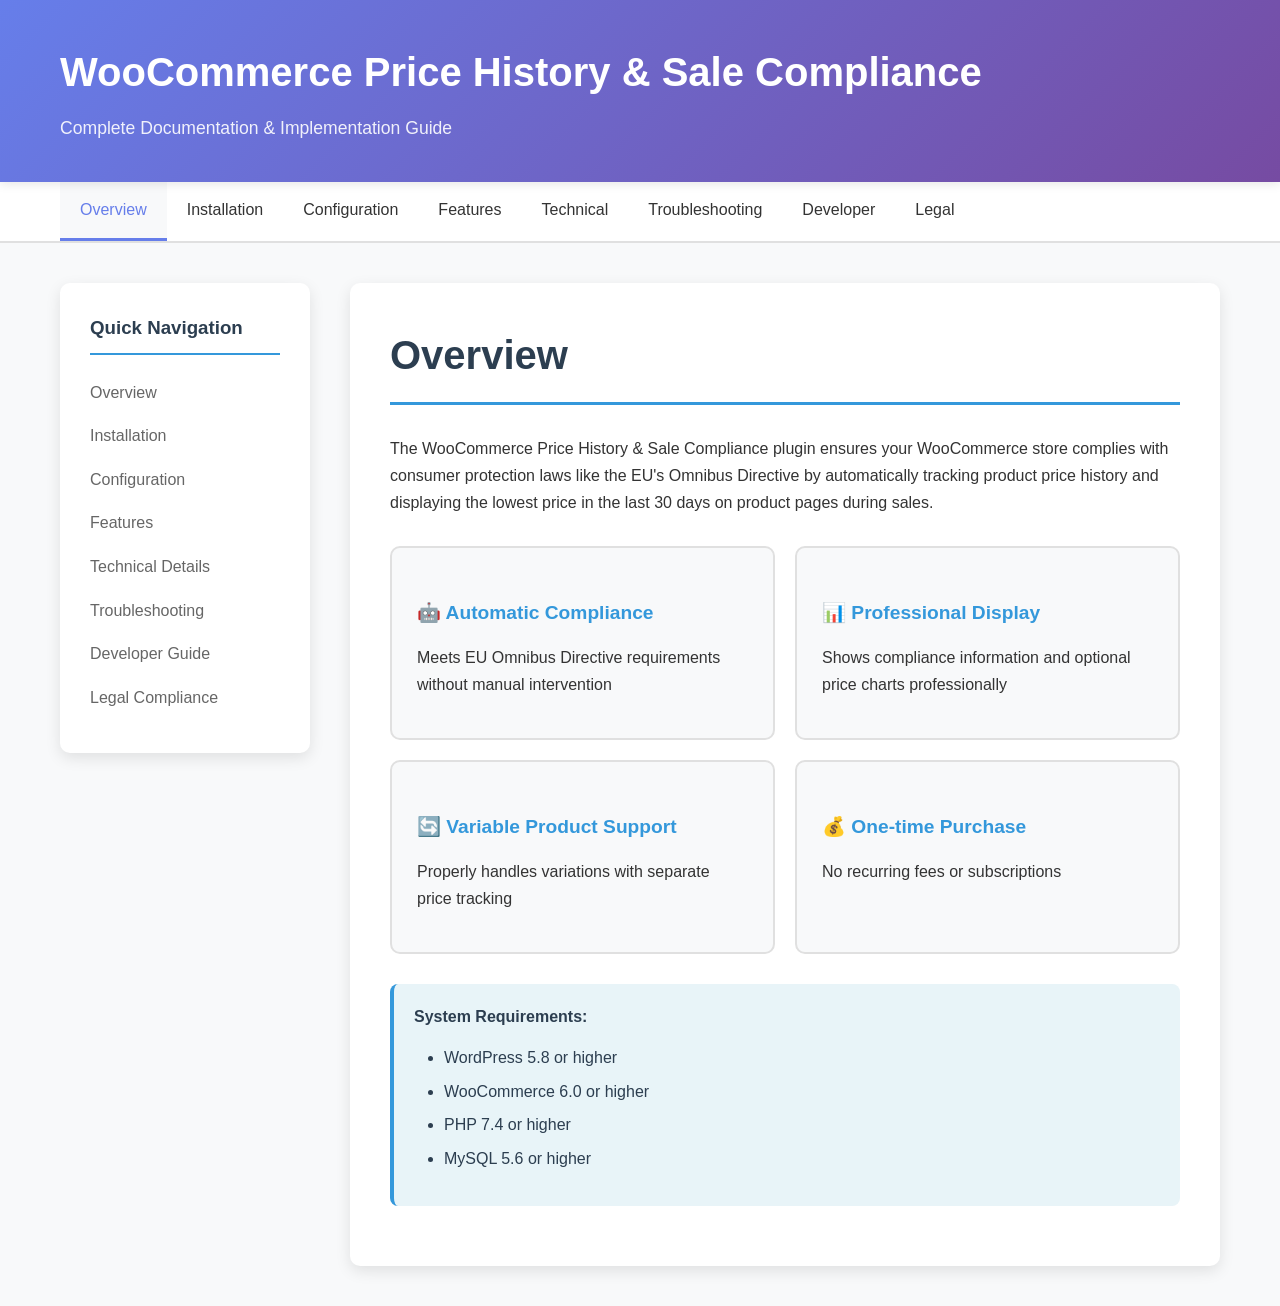
<file: documentation.html>
<!DOCTYPE html>
<html lang="en">
<head>
    <meta charset="UTF-8">
    <meta name="viewport" content="width=device-width, initial-scale=1.0">
    <title>WooCommerce Price History & Sale Compliance - Documentation</title>
    <style>
        * {
            margin: 0;
            padding: 0;
            box-sizing: border-box;
        }
        
        body {
            font-family: -apple-system, BlinkMacSystemFont, 'Segoe UI', Roboto, Oxygen, Ubuntu, Cantarell, sans-serif;
            line-height: 1.6;
            color: #333;
            background: #f8f9fa;
        }
        
        .container {
            max-width: 1200px;
            margin: 0 auto;
            padding: 0 20px;
        }
        
        /* Header */
        .header {
            background: linear-gradient(135deg, #667eea 0%, #764ba2 100%);
            color: white;
            padding: 40px 0;
            position: sticky;
            top: 0;
            z-index: 100;
            box-shadow: 0 2px 10px rgba(0,0,0,0.1);
        }
        
        .header h1 {
            font-size: 2.5em;
            margin-bottom: 10px;
        }
        
        .header p {
            font-size: 1.1em;
            opacity: 0.9;
        }
        
        /* Navigation */
        .nav {
            background: white;
            border-bottom: 2px solid #e0e0e0;
            position: sticky;
            top: 140px;
            z-index: 99;
        }
        
        .nav-container {
            display: flex;
            overflow-x: auto;
            padding: 0;
        }
        
        .nav a {
            display: block;
            padding: 15px 20px;
            text-decoration: none;
            color: #333;
            white-space: nowrap;
            border-bottom: 3px solid transparent;
            transition: all 0.3s ease;
        }
        
        .nav a:hover,
        .nav a.active {
            color: #667eea;
            border-bottom-color: #667eea;
            background: #f8f9fa;
        }
        
        /* Main Content */
        .main {
            display: grid;
            grid-template-columns: 250px 1fr;
            gap: 40px;
            margin: 40px 0;
        }
        
        .sidebar {
            background: white;
            border-radius: 10px;
            padding: 30px;
            box-shadow: 0 5px 15px rgba(0,0,0,0.1);
            height: fit-content;
            position: sticky;
            top: 200px;
        }
        
        .sidebar h3 {
            margin-bottom: 20px;
            color: #2c3e50;
            border-bottom: 2px solid #3498db;
            padding-bottom: 10px;
        }
        
        .sidebar ul {
            list-style: none;
        }
        
        .sidebar ul li {
            margin-bottom: 8px;
        }
        
        .sidebar ul li a {
            text-decoration: none;
            color: #666;
            padding: 5px 0;
            display: block;
            transition: color 0.3s ease;
        }
        
        .sidebar ul li a:hover {
            color: #3498db;
        }
        
        .content {
            background: white;
            border-radius: 10px;
            padding: 40px;
            box-shadow: 0 5px 15px rgba(0,0,0,0.1);
        }
        
        /* Typography */
        .content h1 {
            color: #2c3e50;
            margin-bottom: 30px;
            font-size: 2.5em;
            border-bottom: 3px solid #3498db;
            padding-bottom: 15px;
        }
        
        .content h2 {
            color: #34495e;
            margin: 40px 0 20px 0;
            font-size: 2em;
            border-left: 4px solid #3498db;
            padding-left: 20px;
        }
        
        .content h3 {
            color: #2c3e50;
            margin: 30px 0 15px 0;
            font-size: 1.5em;
        }
        
        .content h4 {
            color: #34495e;
            margin: 25px 0 10px 0;
            font-size: 1.2em;
        }
        
        .content p {
            margin-bottom: 15px;
            line-height: 1.7;
        }
        
        .content ul, .content ol {
            margin: 15px 0 15px 30px;
        }
        
        .content li {
            margin-bottom: 8px;
        }
        
        /* Code Blocks */
        code {
            background: #f8f9fa;
            padding: 2px 6px;
            border-radius: 4px;
            font-family: 'Monaco', 'Menlo', 'Ubuntu Mono', monospace;
            font-size: 0.9em;
            color: #e74c3c;
        }
        
        pre {
            background: #2c3e50;
            color: #ecf0f1;
            padding: 20px;
            border-radius: 8px;
            overflow-x: auto;
            margin: 20px 0;
            font-family: 'Monaco', 'Menlo', 'Ubuntu Mono', monospace;
        }
        
        pre code {
            background: none;
            padding: 0;
            color: inherit;
        }
        
        /* Tables */
        table {
            width: 100%;
            border-collapse: collapse;
            margin: 20px 0;
            box-shadow: 0 2px 10px rgba(0,0,0,0.1);
        }
        
        th, td {
            padding: 12px;
            text-align: left;
            border-bottom: 1px solid #ddd;
        }
        
        th {
            background: #3498db;
            color: white;
            font-weight: 600;
        }
        
        tr:hover {
            background: #f8f9fa;
        }
        
        /* Alerts */
        .alert {
            padding: 20px;
            border-radius: 8px;
            margin: 20px 0;
            border-left: 4px solid;
        }
        
        .alert-info {
            background: #e8f4f8;
            border-color: #3498db;
            color: #2c3e50;
        }
        
        .alert-warning {
            background: #fef4e8;
            border-color: #f39c12;
            color: #8b4513;
        }
        
        .alert-success {
            background: #e8f5e8;
            border-color: #27ae60;
            color: #1e5631;
        }
        
        .alert-danger {
            background: #fdeaea;
            border-color: #e74c3c;
            color: #8b1538;
        }
        
        /* Feature boxes */
        .feature-grid {
            display: grid;
            grid-template-columns: repeat(auto-fit, minmax(300px, 1fr));
            gap: 20px;
            margin: 30px 0;
        }
        
        .feature-box {
            background: #f8f9fa;
            padding: 25px;
            border-radius: 10px;
            border: 2px solid #e0e0e0;
        }
        
        .feature-box h4 {
            color: #3498db;
            margin-bottom: 15px;
        }
        
        /* Responsive */
        @media (max-width: 768px) {
            .main {
                grid-template-columns: 1fr;
                gap: 20px;
            }
            
            .sidebar {
                position: static;
                order: 2;
            }
            
            .content {
                padding: 20px;
            }
            
            .header h1 {
                font-size: 2em;
            }
            
            .nav-container {
                flex-direction: column;
            }
        }
        
        /* Section visibility */
        .section {
            display: none;
        }
        
        .section.active {
            display: block;
        }
        
        /* Smooth scrolling */
        html {
            scroll-behavior: smooth;
        }
    </style>
</head>
<body>
    <header class="header">
        <div class="container">
            <h1>WooCommerce Price History & Sale Compliance</h1>
            <p>Complete Documentation & Implementation Guide</p>
        </div>
    </header>

    <nav class="nav">
        <div class="container">
            <div class="nav-container">
                <a href="#overview" onclick="showSection('overview')" class="nav-link active">Overview</a>
                <a href="#installation" onclick="showSection('installation')" class="nav-link">Installation</a>
                <a href="#configuration" onclick="showSection('configuration')" class="nav-link">Configuration</a>
                <a href="#features" onclick="showSection('features')" class="nav-link">Features</a>
                <a href="#technical" onclick="showSection('technical')" class="nav-link">Technical</a>
                <a href="#troubleshooting" onclick="showSection('troubleshooting')" class="nav-link">Troubleshooting</a>
                <a href="#developer" onclick="showSection('developer')" class="nav-link">Developer</a>
                <a href="#legal" onclick="showSection('legal')" class="nav-link">Legal</a>
            </div>
        </div>
    </nav>

    <div class="container">
        <div class="main">
            <aside class="sidebar">
                <h3>Quick Navigation</h3>
                <ul id="sidebar-nav">
                    <li><a href="#overview" onclick="showSection('overview')">Overview</a></li>
                    <li><a href="#installation" onclick="showSection('installation')">Installation</a></li>
                    <li><a href="#configuration" onclick="showSection('configuration')">Configuration</a></li>
                    <li><a href="#features" onclick="showSection('features')">Features</a></li>
                    <li><a href="#technical" onclick="showSection('technical')">Technical Details</a></li>
                    <li><a href="#troubleshooting" onclick="showSection('troubleshooting')">Troubleshooting</a></li>
                    <li><a href="#developer" onclick="showSection('developer')">Developer Guide</a></li>
                    <li><a href="#legal" onclick="showSection('legal')">Legal Compliance</a></li>
                </ul>
            </aside>

            <main class="content">
                <!-- Overview Section -->
                <section id="overview" class="section active">
                    <h1>Overview</h1>
                    
                    <p>The WooCommerce Price History & Sale Compliance plugin ensures your WooCommerce store complies with consumer protection laws like the EU's Omnibus Directive by automatically tracking product price history and displaying the lowest price in the last 30 days on product pages during sales.</p>

                    <div class="feature-grid">
                        <div class="feature-box">
                            <h4>🤖 Automatic Compliance</h4>
                            <p>Meets EU Omnibus Directive requirements without manual intervention</p>
                        </div>
                        <div class="feature-box">
                            <h4>📊 Professional Display</h4>
                            <p>Shows compliance information and optional price charts professionally</p>
                        </div>
                        <div class="feature-box">
                            <h4>🔄 Variable Product Support</h4>
                            <p>Properly handles variations with separate price tracking</p>
                        </div>
                        <div class="feature-box">
                            <h4>💰 One-time Purchase</h4>
                            <p>No recurring fees or subscriptions</p>
                        </div>
                    </div>

                    <div class="alert alert-info">
                        <strong>System Requirements:</strong>
                        <ul>
                            <li>WordPress 5.8 or higher</li>
                            <li>WooCommerce 6.0 or higher</li>
                            <li>PHP 7.4 or higher</li>
                            <li>MySQL 5.6 or higher</li>
                        </ul>
                    </div>
                </section>

                <!-- Installation Section -->
                <section id="installation" class="section">
                    <h1>Installation</h1>

                    <h3>Method 1: WordPress Admin Upload</h3>
                    <ol>
                        <li>Download the plugin zip file</li>
                        <li>Go to <strong>Plugins > Add New</strong> in your WordPress admin</li>
                        <li>Click <strong>Upload Plugin</strong></li>
                        <li>Choose the zip file and click <strong>Install Now</strong></li>
                        <li>Click <strong>Activate Plugin</strong></li>
                    </ol>

                    <h3>Method 2: Manual Installation</h3>
                    <ol>
                        <li>Extract the plugin files to <code>/wp-content/plugins/wc-price-history-compliance/</code></li>
                        <li>Go to <strong>Plugins</strong> in WordPress admin</li>
                        <li>Find "WooCommerce Price History & Sale Compliance" and click <strong>Activate</strong></li>
                    </ol>

                    <div class="alert alert-success">
                        <strong>Post-Installation:</strong> After activation, the plugin automatically creates the price history database table and begins tracking price changes on product updates.
                    </div>
                </section>

                <!-- Configuration Section -->
                <section id="configuration" class="section">
                    <h1>Configuration</h1>

                    <p>Navigate to <strong>WooCommerce > Settings > Price History</strong> to configure the plugin.</p>

                    <h2>Compliance Settings</h2>

                    <h3>Enable 30-Day Lowest Price Message</h3>
                    <div class="feature-box">
                        <p><strong>Default:</strong> Yes</p>
                        <p><strong>Description:</strong> Shows compliance message on product pages during sales</p>
                        <p><strong>Legal Note:</strong> Required for EU Omnibus Directive compliance</p>
                    </div>

                    <h3>Message Text</h3>
                    <div class="feature-box">
                        <p><strong>Default:</strong> "Lowest price in the last 30 days: %s"</p>
                        <p><strong>Usage:</strong> Use <code>%s</code> as placeholder for the formatted price</p>
                        <p><strong>Examples:</strong></p>
                        <ul>
                            <li>German: "Niedrigster Preis in den letzten 30 Tagen: %s"</li>
                            <li>French: "Prix le plus bas dans les 30 derniers jours: %s"</li>
                            <li>Spanish: "Precio más bajo en los últimos 30 días: %s"</li>
                        </ul>
                    </div>

                    <h3>Custom Period (Days)</h3>
                    <div class="feature-box">
                        <p><strong>Default:</strong> 30 days</p>
                        <p><strong>Range:</strong> 1-365 days</p>
                        <p><strong>Legal Note:</strong> EU directive requires 30 days minimum</p>
                    </div>

                    <h3>Law/Compliance Tooltip</h3>
                    <div class="feature-box">
                        <p><strong>Default:</strong> Empty (disabled)</p>
                        <p><strong>Example:</strong> "Price complies with EU Omnibus Directive 2019/2161 requiring display of lowest price in 30 days prior to discount."</p>
                    </div>

                    <h2>Price Chart Settings</h2>

                    <h3>Enable Price History Chart</h3>
                    <div class="feature-box">
                        <p><strong>Default:</strong> Yes</p>
                        <p><strong>Note:</strong> Chart only displays when meaningful price history exists (2+ data points)</p>
                    </div>
                </section>

                <!-- Features Section -->
                <section id="features" class="section">
                    <h1>Features</h1>

                    <h2>Automated Price Tracking</h2>
                    <p>The plugin automatically records price changes when:</p>
                    <ul>
                        <li>Product regular price is updated</li>
                        <li>Product sale price is set or modified</li>
                        <li>Bulk price updates are performed</li>
                        <li>Scheduled sales begin or end</li>
                    </ul>

                    <div class="alert alert-info">
                        <strong>Technical Implementation:</strong> Hooks into <code>woocommerce_update_product</code> and <code>woocommerce_save_product_variation</code> to ensure all price changes are captured.
                    </div>

                    <h2>Compliance Message Display</h2>
                    <p><strong>When Displayed:</strong></p>
                    <ul>
                        <li>Only appears during active sales (when sale price < regular price)</li>
                        <li>Shows the lowest price recorded in the specified period</li>
                        <li>Updates automatically when prices change</li>
                    </ul>

                    <h2>Price History Charts</h2>
                    <div class="feature-grid">
                        <div class="feature-box">
                            <h4>Chart Features</h4>
                            <ul>
                                <li>Interactive line chart using Chart.js</li>
                                <li>Responsive design for mobile devices</li>
                                <li>Currency formatting matches WooCommerce settings</li>
                                <li>Shows 2x the compliance period for better context</li>
                            </ul>
                        </div>
                        <div class="feature-box">
                            <h4>Variable Product Handling</h4>
                            <ul>
                                <li>AJAX-powered chart updates when variations are selected</li>
                                <li>Each variation maintains separate price history</li>
                                <li>Seamless user experience with loading states</li>
                            </ul>
                        </div>
                    </div>

                    <h2>Admin Reports</h2>
                    <p>Access via <strong>WooCommerce > Price History</strong>:</p>
                    <ul>
                        <li>Complete price change log</li>
                        <li>Product search functionality</li>
                        <li>Pagination for large datasets</li>
                        <li>Export capabilities for compliance audits</li>
                    </ul>
                </section>

                <!-- Technical Section -->
                <section id="technical" class="section">
                    <h1>Technical Details</h1>

                    <h2>Database Schema</h2>
                    <p>The plugin creates a custom table <code>wp_wc_price_history</code>:</p>

<pre><code>CREATE TABLE wp_wc_price_history (
    id mediumint(9) NOT NULL AUTO_INCREMENT,
    product_id bigint(20) NOT NULL,
    price decimal(19,4) NOT NULL,
    date datetime DEFAULT '0000-00-00 00:00:00' NOT NULL,
    PRIMARY KEY (id),
    KEY product_id (product_id)
);</code></pre>

                    <h2>File Structure</h2>
<pre><code>/wc-price-history-compliance/
├── wc-price-history-compliance.php    (Main plugin file)
├── includes/
│   ├── class-price-tracker.php        (Price tracking logic)
│   ├── class-display-handler.php      (Frontend display)
│   ├── class-admin-reports.php        (Admin interface)
│   ├── class-admin-settings.php       (Settings page)
│   └── class-install-handler.php      (Activation/deactivation)
├── assets/
│   ├── js/
│   │   ├── chart.js                   (Frontend chart functionality)
│   │   └── admin.js                   (Admin interface scripts)
│   └── css/
│       ├── frontend.css               (Frontend styling)
│       └── admin.css                  (Admin styling)
├── languages/                         (Translation files)
└── readme.txt                        (WordPress readme)</code></pre>

                    <h2>WooCommerce Compatibility</h2>
                    <ul>
                        <li><strong>HPOS Compatible:</strong> Declares compatibility with High Performance Order Storage</li>
                        <li><strong>WooCommerce Blocks:</strong> Works with classic and block-based themes</li>
                        <li><strong>Multisite:</strong> Supports WordPress multisite installations</li>
                        <li><strong>Caching:</strong> Compatible with popular caching plugins</li>
                    </ul>

                    <h2>Performance Considerations</h2>
                    <div class="feature-grid">
                        <div class="feature-box">
                            <h4>Database Optimization</h4>
                            <p>Optimized with proper indexing and prepared statements</p>
                        </div>
                        <div class="feature-box">
                            <h4>Caching Strategy</h4>
                            <p>Price history data is cached for frontend display</p>
                        </div>
                        <div class="feature-box">
                            <h4>AJAX Loading</h4>
                            <p>Asynchronous loading for variable product charts</p>
                        </div>
                        <div class="feature-box">
                            <h4>Minimal Impact</h4>
                            <p>Price tracking only occurs during product updates</p>
                        </div>
                    </div>
                </section>

                <!-- Troubleshooting Section -->
                <section id="troubleshooting" class="section">
                    <h1>Troubleshooting</h1>

                    <h2>Common Issues</h2>

                    <h3>Compliance Message Not Showing</h3>
                    <ol>
                        <li>Verify the product is actually on sale (sale price < regular price)</li>
                        <li>Check that "Enable 30-Day Lowest Price Message" is enabled in settings</li>
                        <li>Ensure there's price history data (product must have been updated since plugin activation)</li>
                    </ol>

                    <h3>Price Charts Not Displaying</h3>
                    <ol>
                        <li>Confirm "Enable Price History Chart" is enabled</li>
                        <li>Check browser console for JavaScript errors</li>
                        <li>Verify Chart.js is loading (check network tab in browser dev tools)</li>
                        <li>Ensure the product has at least 2 price history entries</li>
                    </ol>

                    <h3>Variable Products Not Working</h3>
                    <ol>
                        <li>Clear any page caching</li>
                        <li>Check that variations have separate price history entries</li>
                        <li>Verify AJAX requests are succeeding (check browser network tab)</li>
                    </ol>

                    <h3>Missing Price History Data</h3>
                    <div class="alert alert-warning">
                        <ul>
                            <li>Price tracking begins after plugin activation</li>
                            <li>Historical prices before activation are not automatically imported</li>
                            <li>Ensure WooCommerce hooks are not being blocked by other plugins</li>
                        </ul>
                    </div>

                    <h2>Debug Mode</h2>
                    <p>Add this to <code>wp-config.php</code> for detailed logging:</p>
<pre><code>define('WCPC_DEBUG', true);</code></pre>
                </section>

                <!-- Developer Section -->
                <section id="developer" class="section">
                    <h1>Developer Guide</h1>

                    <h2>Hooks and Filters</h2>

                    <h3>Filters</h3>

                    <h4>wcpc_lowest_price_message_text</h4>
                    <p>Customize the compliance message display:</p>
<pre><code>add_filter('wcpc_lowest_price_message_text', function($message, $product, $lowest_price) {
    return '&lt;div class="custom-compliance"&gt;' . $message . '&lt;/div&gt;';
}, 10, 3);</code></pre>

                    <h4>wcpc_price_history_chart_data</h4>
                    <p>Modify chart data before display:</p>
<pre><code>add_filter('wcpc_price_history_chart_data', function($data, $product_id) {
    // Customize chart data
    return $data;
}, 10, 2);</code></pre>

                    <h4>wcpc_compliance_period_days</h4>
                    <p>Dynamically adjust the compliance period:</p>
<pre><code>add_filter('wcpc_compliance_period_days', function($days, $product) {
    // Return different periods based on product category
    return $days;
}, 10, 2);</code></pre>

                    <h3>Actions</h3>

                    <h4>wcpc_price_recorded</h4>
                    <p>Triggered when a new price is recorded:</p>
<pre><code>add_action('wcpc_price_recorded', function($product_id, $price, $date) {
    // Custom logic when price is recorded
}, 10, 3);</code></pre>

                    <h2>Custom Styling</h2>
                    <p>Override default styles by targeting these CSS classes:</p>
<pre><code>/* Compliance message */
.wcpc-lowest-price-message {
    /* Your custom styles */
}

/* Chart container */
.wcpc-chart-container {
    /* Your custom styles */
}

/* Law tooltip */
.wcpc-law-tooltip {
    /* Your custom styles */
}</code></pre>

                    <h2>Database Access</h2>
                    <p>Access price history data programmatically:</p>
<pre><code>global $wpdb;
$table_name = $wpdb->prefix . 'wc_price_history';

$price_history = $wpdb->get_results($wpdb->prepare(
    "SELECT * FROM $table_name WHERE product_id = %d ORDER BY date DESC",
    $product_id
));</code></pre>
                </section>

                <!-- Legal Section -->
                <section id="legal" class="section">
                    <h1>Legal Compliance</h1>

                    <h2>EU Omnibus Directive</h2>
                    <p>This plugin is designed to help comply with the EU Omnibus Directive (2019/2161), specifically Article 6a which requires displaying the lowest price in the 30 days prior to a price reduction.</p>

                    <h3>Key Requirements Met</h3>
                    <ul>
                        <li>Automatic tracking of all price changes</li>
                        <li>Display of lowest price during sales</li>
                        <li>30-day minimum tracking period (configurable)</li>
                        <li>Accurate calculation including sale prices</li>
                    </ul>

                    <div class="alert alert-danger">
                        <strong>Important Legal Notes:</strong>
                        <ul>
                            <li><strong>Legal Advice:</strong> This plugin provides technical compliance tools but is not legal advice</li>
                            <li><strong>Jurisdiction Variations:</strong> Different EU countries may have specific implementation requirements</li>
                            <li><strong>Regular Updates:</strong> Stay informed about changes to consumer protection laws</li>
                            <li><strong>Record Keeping:</strong> The plugin maintains comprehensive price history for audit purposes</li>
                        </ul>
                    </div>

                    <h2>Multi-Country Considerations</h2>
                    <table>
                        <thead>
                            <tr>
                                <th>Country</th>
                                <th>Compliance Message Example</th>
                            </tr>
                        </thead>
                        <tbody>
                            <tr>
                                <td>Germany</td>
                                <td>Niedrigster Preis in den letzten 30 Tagen</td>
                            </tr>
                            <tr>
                                <td>France</td>
                                <td>Prix le plus bas dans les 30 derniers jours</td>
                            </tr>
                            <tr>
                                <td>Italy</td>
                                <td>Prezzo più basso negli ultimi 30 giorni</td>
                            </tr>
                            <tr>
                                <td>Spain</td>
                                <td>Precio más bajo en los últimos 30 días</td>
                            </tr>
                        </tbody>
                    </table>

                    <div class="alert alert-info">
                        <strong>Support:</strong> For technical issues, check this documentation first, review the troubleshooting section, and enable debug mode for detailed error logging. The plugin is actively developed with user feedback.
                    </div>
                </section>
            </main>
        </div>
    </div>

    <script>
        function showSection(sectionId) {
            // Hide all sections
            const sections = document.querySelectorAll('.section');
            sections.forEach(section => {
                section.classList.remove('active');
            });
            
            // Show selected section
            const targetSection = document.getElementById(sectionId);
            if (targetSection) {
                targetSection.classList.add('active');
            }
            
            // Update navigation
            const navLinks = document.querySelectorAll('.nav-link');
            navLinks.forEach(link => {
                link.classList.remove('active');
            });
            
            const activeLink = document.querySelector(`[onclick="showSection('${sectionId}')"]`);
            if (activeLink) {
                activeLink.classList.add('active');
            }
            
            // Scroll to top of content
            document.querySelector('.content').scrollIntoView({ behavior: 'smooth' });
        }
        
        // Handle browser back/forward buttons
        window.addEventListener('popstate', function(e) {
            const hash = window.location.hash.replace('#', '');
            if (hash) {
                showSection(hash);
            }
        });
        
        // Set initial section based on URL hash
        document.addEventListener('DOMContentLoaded', function() {
            const hash = window.location.hash.replace('#', '');
            if (hash && document.getElementById(hash)) {
                showSection(hash);
            }
        });
        
        // Update URL when section changes
        const originalShowSection = showSection;
        showSection = function(sectionId) {
            originalShowSection(sectionId);
            history.pushState(null, null, '#' + sectionId);
        };
    </script>
</body>
</html>
</file>
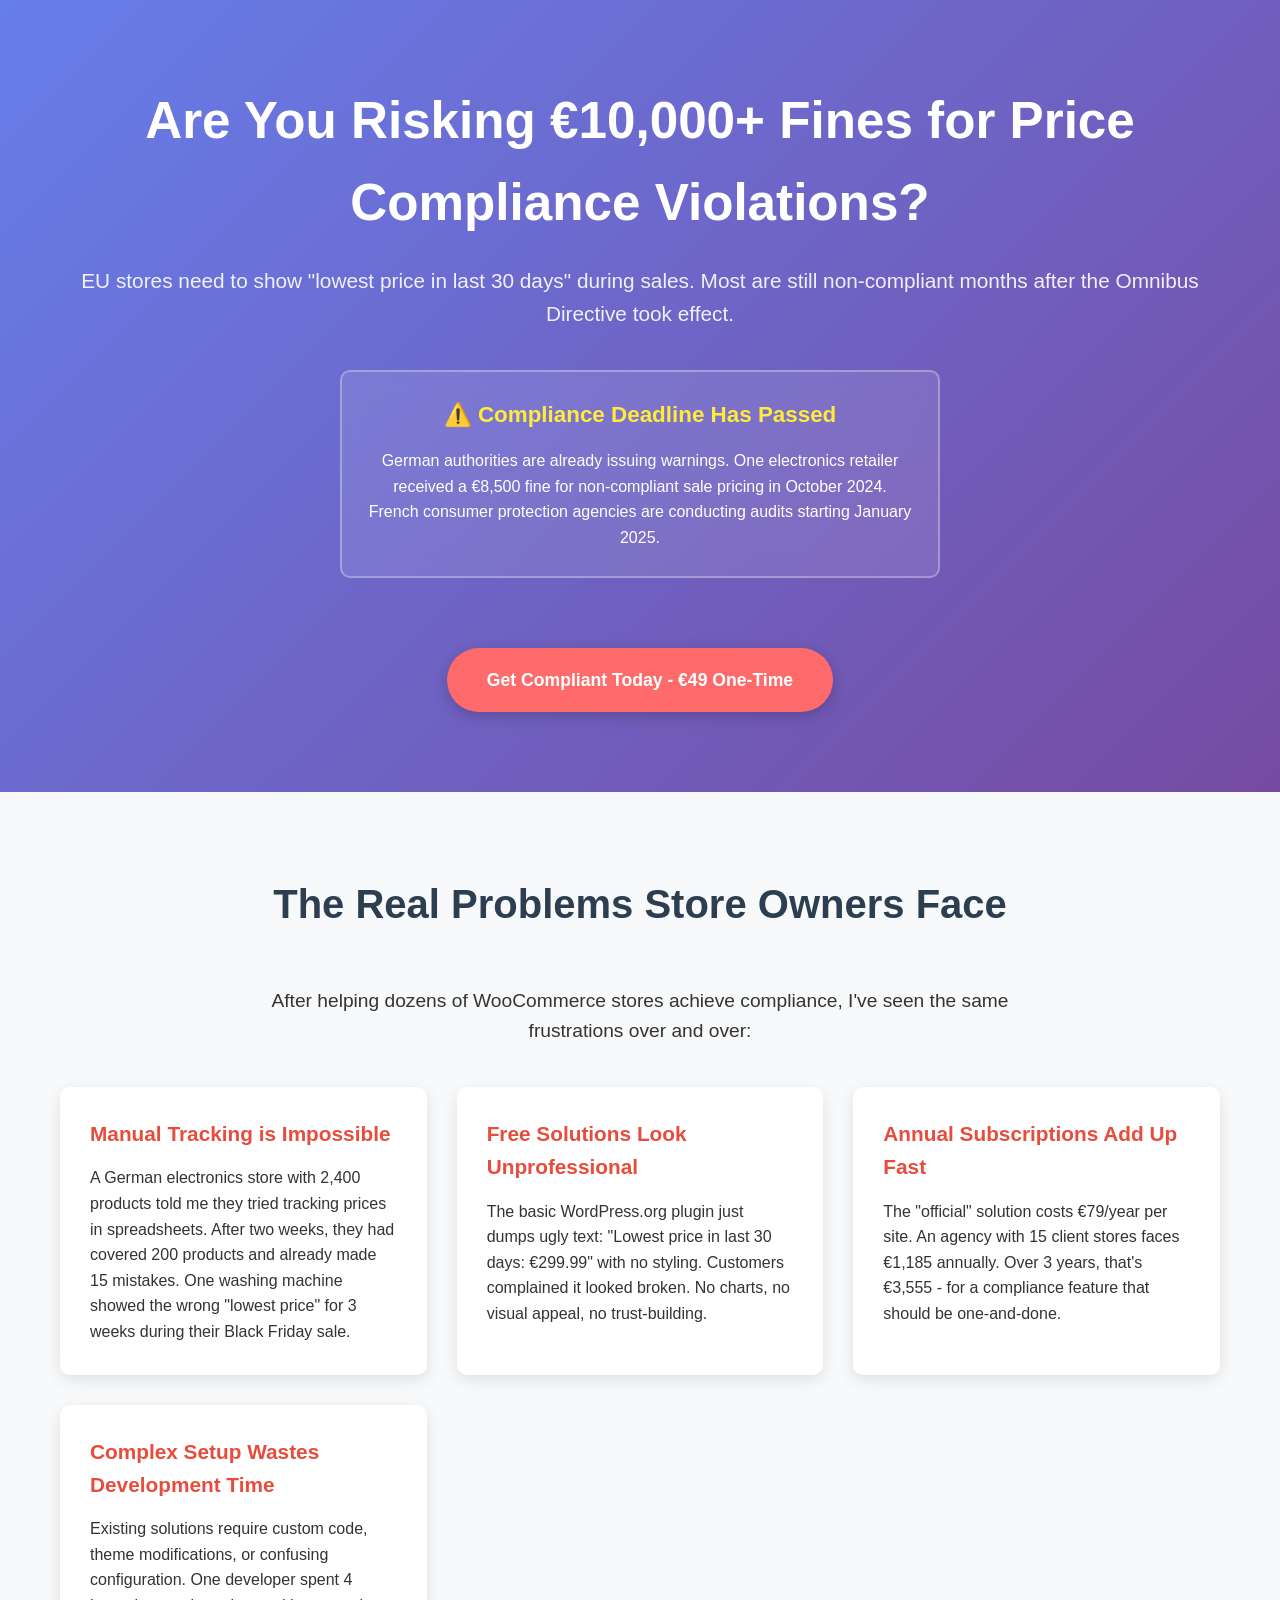
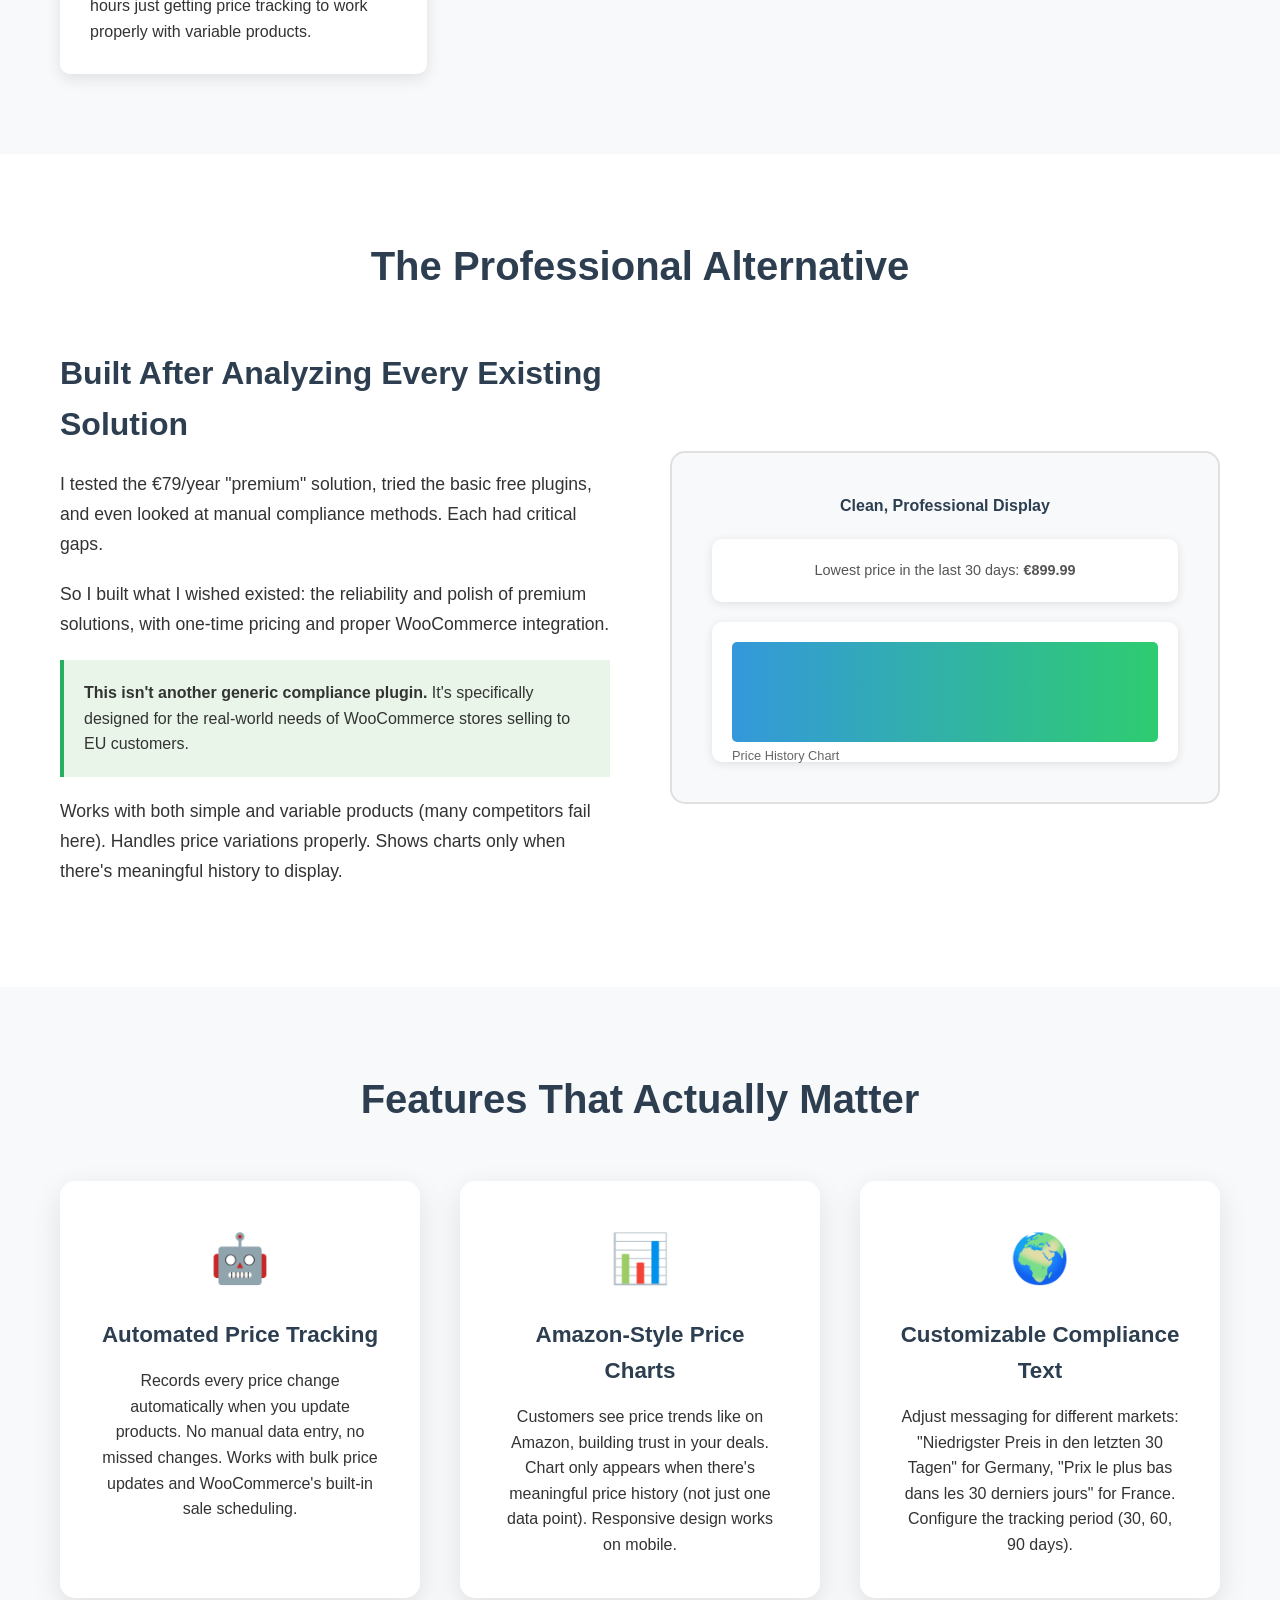
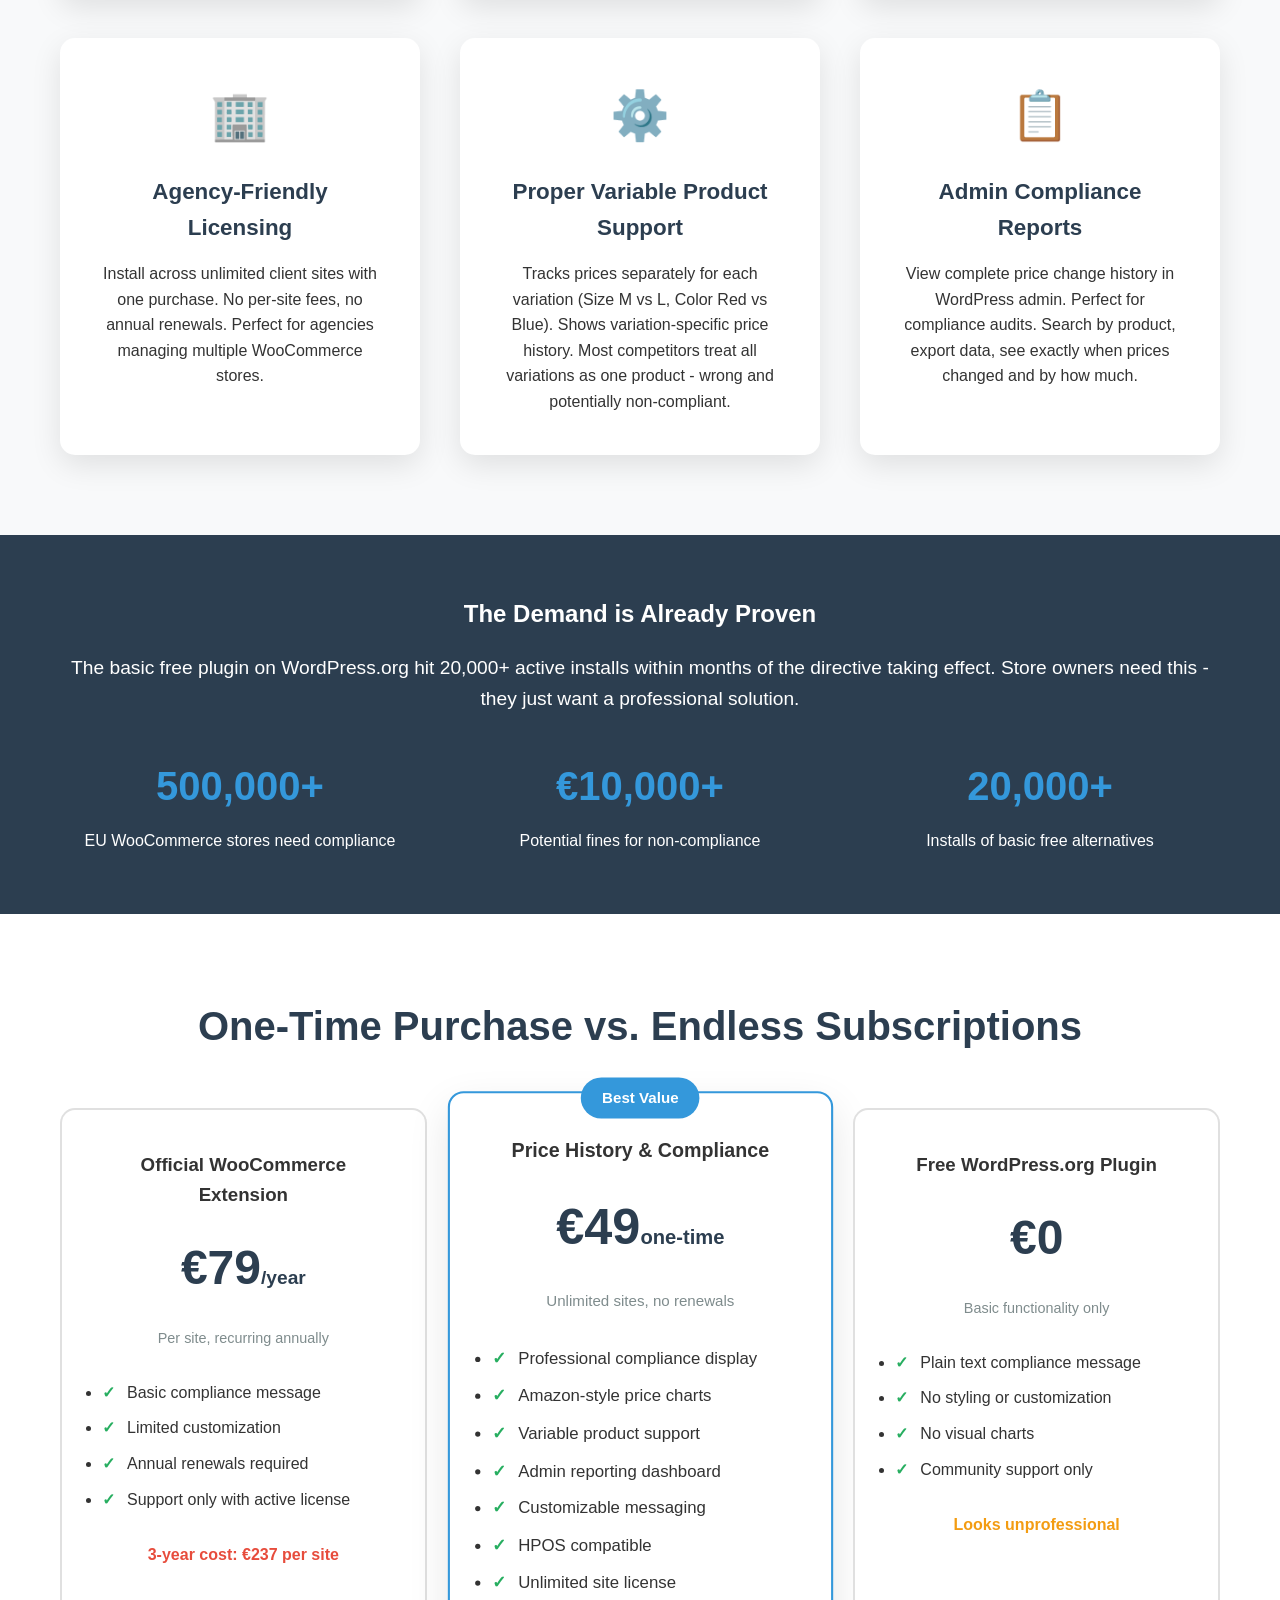
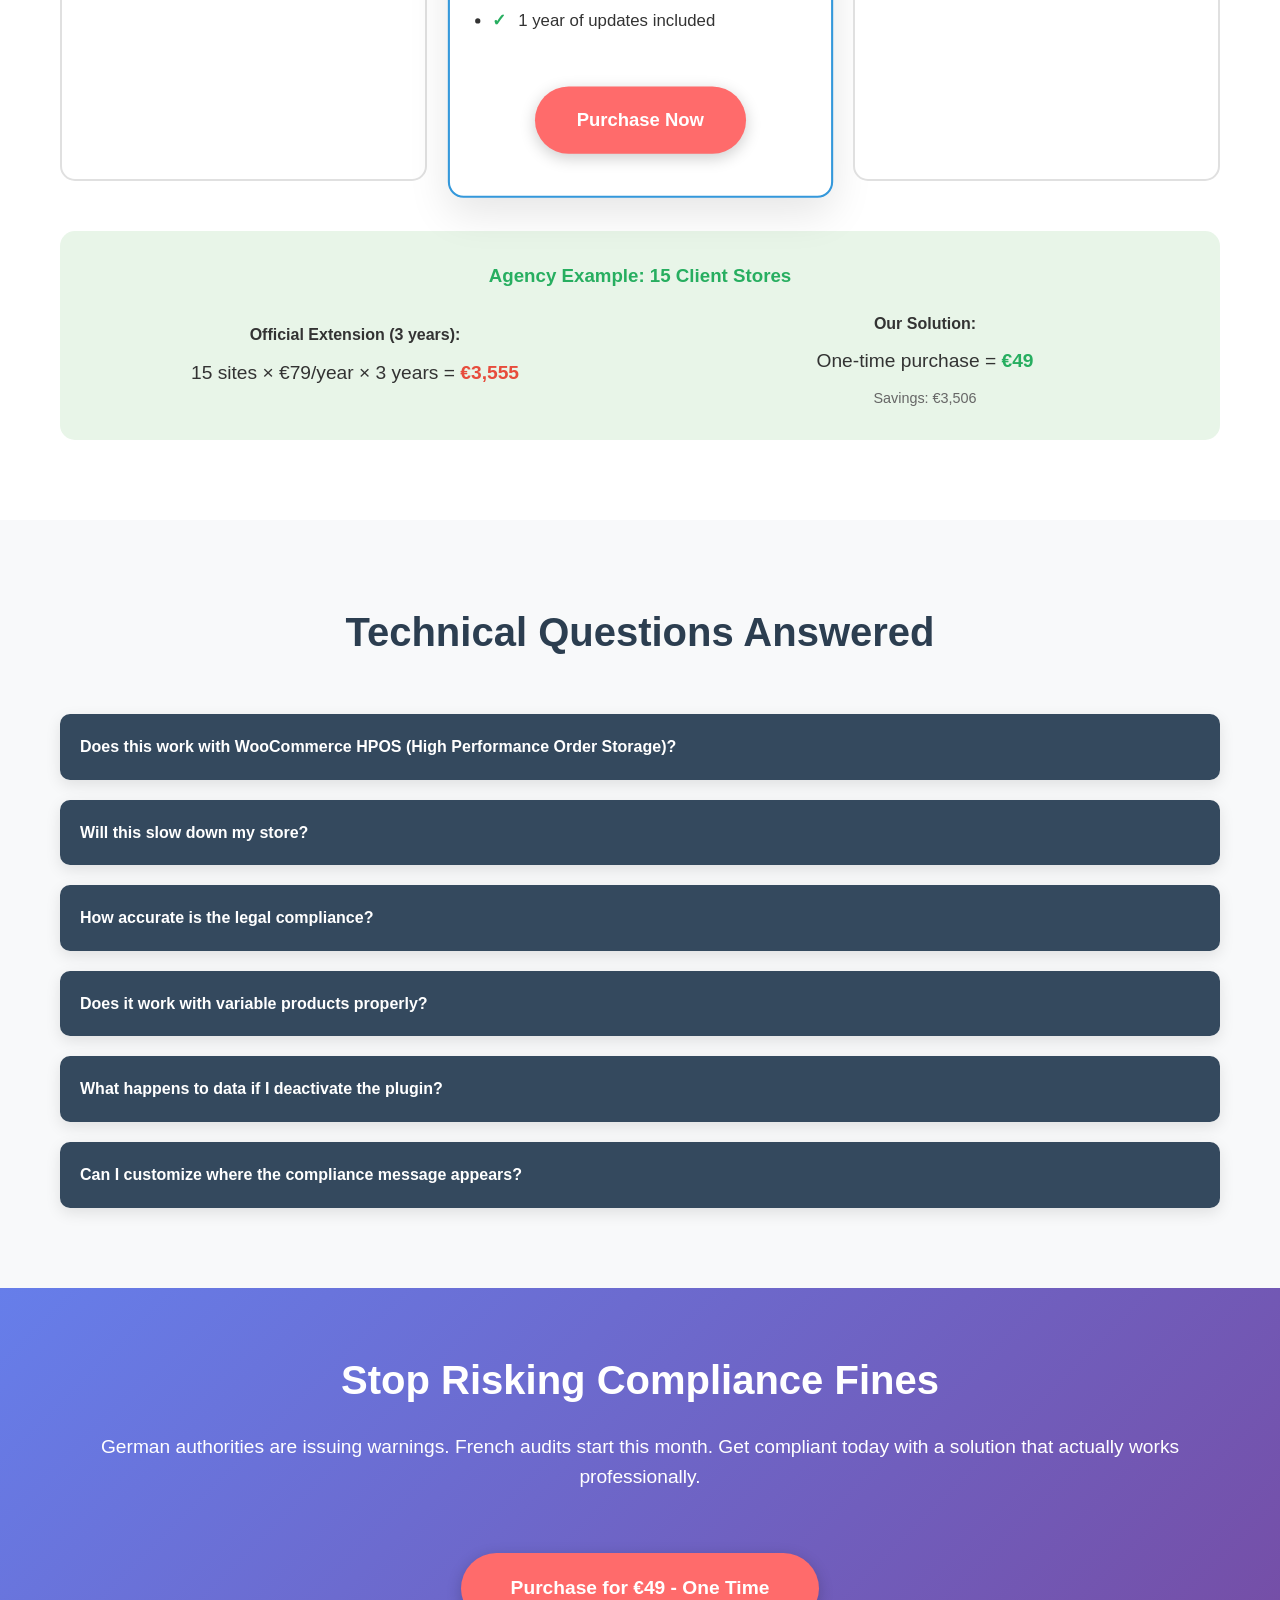
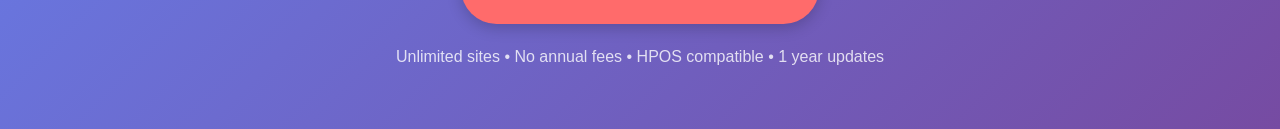
<file: landing.html>
<!DOCTYPE html>
<html lang="en">
<head>
    <meta charset="UTF-8">
    <meta name="viewport" content="width=device-width, initial-scale=1.0">
    <title>WooCommerce Price History & Sale Compliance - EU Omnibus Directive Compliance</title>
    <style>
        * {
            margin: 0;
            padding: 0;
            box-sizing: border-box;
        }
        
        body {
            font-family: -apple-system, BlinkMacSystemFont, 'Segoe UI', Roboto, Oxygen, Ubuntu, Cantarell, sans-serif;
            line-height: 1.6;
            color: #333;
        }
        
        .container {
            max-width: 1200px;
            margin: 0 auto;
            padding: 0 20px;
        }
        
        /* Hero Section */
        .hero {
            background: linear-gradient(135deg, #667eea 0%, #764ba2 100%);
            color: white;
            padding: 80px 0;
            text-align: center;
        }
        
        .hero h1 {
            font-size: 3.2em;
            margin-bottom: 20px;
            font-weight: 700;
        }
        
        .hero .subtitle {
            font-size: 1.3em;
            margin-bottom: 30px;
            opacity: 0.9;
        }
        
        .warning-box {
            background: rgba(255, 255, 255, 0.1);
            border: 2px solid rgba(255, 255, 255, 0.3);
            border-radius: 10px;
            padding: 25px;
            margin: 40px auto;
            max-width: 600px;
            backdrop-filter: blur(10px);
        }
        
        .warning-box h3 {
            color: #ffeb3b;
            font-size: 1.4em;
            margin-bottom: 15px;
        }
        
        .cta-button {
            display: inline-block;
            background: #ff6b6b;
            color: white;
            padding: 18px 40px;
            border-radius: 50px;
            text-decoration: none;
            font-weight: 600;
            font-size: 1.1em;
            margin-top: 30px;
            box-shadow: 0 4px 15px rgba(0,0,0,0.2);
            transition: transform 0.3s ease;
        }
        
        .cta-button:hover {
            transform: translateY(-2px);
            box-shadow: 0 6px 20px rgba(0,0,0,0.3);
        }
        
        /* Problem Section */
        .problem {
            padding: 80px 0;
            background: #f8f9fa;
        }
        
        .section-title {
            font-size: 2.5em;
            text-align: center;
            margin-bottom: 50px;
            color: #2c3e50;
        }
        
        .problem-grid {
            display: grid;
            grid-template-columns: repeat(auto-fit, minmax(280px, 1fr));
            gap: 30px;
            margin-top: 40px;
        }
        
        .problem-card {
            background: white;
            padding: 30px;
            border-radius: 10px;
            box-shadow: 0 5px 15px rgba(0,0,0,0.1);
        }
        
        .problem-card h3 {
            color: #e74c3c;
            margin-bottom: 15px;
            font-size: 1.3em;
        }
        
        /* Solution Section */
        .solution {
            padding: 80px 0;
        }
        
        .solution-content {
            display: grid;
            grid-template-columns: 1fr 1fr;
            gap: 60px;
            align-items: center;
            margin-top: 40px;
        }
        
        .solution-text h3 {
            font-size: 2em;
            margin-bottom: 20px;
            color: #2c3e50;
        }
        
        .solution-text p {
            font-size: 1.1em;
            margin-bottom: 20px;
            line-height: 1.7;
        }
        
        .highlight {
            background: #e8f5e8;
            padding: 20px;
            border-left: 4px solid #27ae60;
            margin: 20px 0;
        }
        
        /* Features Section */
        .features {
            padding: 80px 0;
            background: #f8f9fa;
        }
        
        .features-grid {
            display: grid;
            grid-template-columns: repeat(auto-fit, minmax(300px, 1fr));
            gap: 40px;
            margin-top: 50px;
        }
        
        .feature-card {
            background: white;
            padding: 40px;
            border-radius: 15px;
            box-shadow: 0 10px 30px rgba(0,0,0,0.1);
            text-align: center;
        }
        
        .feature-icon {
            font-size: 3em;
            margin-bottom: 20px;
        }
        
        .feature-card h3 {
            font-size: 1.4em;
            margin-bottom: 15px;
            color: #2c3e50;
        }
        
        /* Social Proof */
        .social-proof {
            padding: 60px 0;
            background: #2c3e50;
            color: white;
            text-align: center;
        }
        
        .stats {
            display: grid;
            grid-template-columns: repeat(auto-fit, minmax(200px, 1fr));
            gap: 40px;
            margin-top: 40px;
        }
        
        .stat h3 {
            font-size: 2.5em;
            color: #3498db;
            margin-bottom: 10px;
        }
        
        /* Pricing Section */
        .pricing {
            padding: 80px 0;
            text-align: center;
        }
        
        .pricing-comparison {
            display: grid;
            grid-template-columns: repeat(auto-fit, minmax(300px, 1fr));
            gap: 30px;
            margin: 50px 0;
        }
        
        .pricing-card {
            background: white;
            border: 2px solid #e0e0e0;
            border-radius: 15px;
            padding: 40px;
            position: relative;
        }
        
        .pricing-card.featured {
            border-color: #3498db;
            transform: scale(1.05);
            box-shadow: 0 15px 40px rgba(0,0,0,0.1);
        }
        
        .pricing-card .badge {
            position: absolute;
            top: -15px;
            left: 50%;
            transform: translateX(-50%);
            background: #3498db;
            color: white;
            padding: 8px 20px;
            border-radius: 20px;
            font-size: 0.9em;
            font-weight: 600;
        }
        
        .price {
            font-size: 3em;
            font-weight: 700;
            color: #2c3e50;
            margin: 20px 0;
        }
        
        .price-note {
            color: #7f8c8d;
            font-size: 0.9em;
            margin-bottom: 30px;
        }
        
        .feature-list {
            text-align: left;
            margin: 30px 0;
        }
        
        .feature-list li {
            margin: 10px 0;
            padding-left: 25px;
            position: relative;
        }
        
        .feature-list li:before {
            content: "✓";
            position: absolute;
            left: 0;
            color: #27ae60;
            font-weight: bold;
        }
        
        /* FAQ Section */
        .faq {
            padding: 80px 0;
            background: #f8f9fa;
        }
        
        .faq-grid {
            display: grid;
            gap: 20px;
            margin-top: 40px;
        }
        
        .faq-item {
            background: white;
            border-radius: 10px;
            overflow: hidden;
            box-shadow: 0 5px 15px rgba(0,0,0,0.1);
        }
        
        .faq-question {
            background: #34495e;
            color: white;
            padding: 20px;
            font-weight: 600;
            cursor: pointer;
        }
        
        .faq-answer {
            padding: 20px;
            display: none;
        }
        
        .faq-answer.active {
            display: block;
        }
        
        /* Responsive */
        @media (max-width: 768px) {
            .hero h1 {
                font-size: 2.5em;
            }
            
            .solution-content {
                grid-template-columns: 1fr;
                gap: 30px;
            }
            
            .pricing-card.featured {
                transform: none;
            }
        }
    </style>
</head>
<body>
    <!-- Hero Section -->
    <section class="hero">
        <div class="container">
            <h1>Are You Risking €10,000+ Fines for Price Compliance Violations?</h1>
            <p class="subtitle">EU stores need to show "lowest price in last 30 days" during sales. Most are still non-compliant months after the Omnibus Directive took effect.</p>
            
            <div class="warning-box">
                <h3>⚠️ Compliance Deadline Has Passed</h3>
                <p>German authorities are already issuing warnings. One electronics retailer received a €8,500 fine for non-compliant sale pricing in October 2024. French consumer protection agencies are conducting audits starting January 2025.</p>
            </div>
            
            <a href="#pricing" class="cta-button">Get Compliant Today - €49 One-Time</a>
        </div>
    </section>

    <!-- Problem Section -->
    <section class="problem">
        <div class="container">
            <h2 class="section-title">The Real Problems Store Owners Face</h2>
            <p style="text-align: center; font-size: 1.2em; max-width: 800px; margin: 0 auto;">After helping dozens of WooCommerce stores achieve compliance, I've seen the same frustrations over and over:</p>
            
            <div class="problem-grid">
                <div class="problem-card">
                    <h3>Manual Tracking is Impossible</h3>
                    <p>A German electronics store with 2,400 products told me they tried tracking prices in spreadsheets. After two weeks, they had covered 200 products and already made 15 mistakes. One washing machine showed the wrong "lowest price" for 3 weeks during their Black Friday sale.</p>
                </div>
                
                <div class="problem-card">
                    <h3>Free Solutions Look Unprofessional</h3>
                    <p>The basic WordPress.org plugin just dumps ugly text: "Lowest price in last 30 days: €299.99" with no styling. Customers complained it looked broken. No charts, no visual appeal, no trust-building.</p>
                </div>
                
                <div class="problem-card">
                    <h3>Annual Subscriptions Add Up Fast</h3>
                    <p>The "official" solution costs €79/year per site. An agency with 15 client stores faces €1,185 annually. Over 3 years, that's €3,555 - for a compliance feature that should be one-and-done.</p>
                </div>
                
                <div class="problem-card">
                    <h3>Complex Setup Wastes Development Time</h3>
                    <p>Existing solutions require custom code, theme modifications, or confusing configuration. One developer spent 4 hours just getting price tracking to work properly with variable products.</p>
                </div>
            </div>
        </div>
    </section>

    <!-- Solution Section -->
    <section class="solution">
        <div class="container">
            <h2 class="section-title">The Professional Alternative</h2>
            
            <div class="solution-content">
                <div class="solution-text">
                    <h3>Built After Analyzing Every Existing Solution</h3>
                    <p>I tested the €79/year "premium" solution, tried the basic free plugins, and even looked at manual compliance methods. Each had critical gaps.</p>
                    
                    <p>So I built what I wished existed: the reliability and polish of premium solutions, with one-time pricing and proper WooCommerce integration.</p>
                    
                    <div class="highlight">
                        <strong>This isn't another generic compliance plugin.</strong> It's specifically designed for the real-world needs of WooCommerce stores selling to EU customers.
                    </div>
                    
                    <p>Works with both simple and variable products (many competitors fail here). Handles price variations properly. Shows charts only when there's meaningful history to display.</p>
                </div>
                
                <div class="solution-image">
                    <div style="background: #f8f9fa; padding: 40px; border-radius: 15px; text-align: center; border: 2px solid #e0e0e0;">
                        <h4 style="margin-bottom: 20px; color: #2c3e50;">Clean, Professional Display</h4>
                        <div style="background: white; padding: 20px; border-radius: 10px; margin-bottom: 20px; box-shadow: 0 2px 10px rgba(0,0,0,0.1);">
                            <p style="margin: 0; color: #555; font-size: 0.9em;">Lowest price in the last 30 days: <strong>€899.99</strong></p>
                        </div>
                        <div style="background: white; padding: 20px; border-radius: 10px; box-shadow: 0 2px 10px rgba(0,0,0,0.1);">
                            <div style="width: 100%; height: 100px; background: linear-gradient(to right, #3498db, #2ecc71); border-radius: 5px; position: relative;">
                                <span style="position: absolute; bottom: -25px; left: 0; font-size: 0.8em; color: #666;">Price History Chart</span>
                            </div>
                        </div>
                    </div>
                </div>
            </div>
        </div>
    </section>

    <!-- Features Section -->
    <section class="features">
        <div class="container">
            <h2 class="section-title">Features That Actually Matter</h2>
            
            <div class="features-grid">
                <div class="feature-card">
                    <div class="feature-icon">🤖</div>
                    <h3>Automated Price Tracking</h3>
                    <p>Records every price change automatically when you update products. No manual data entry, no missed changes. Works with bulk price updates and WooCommerce's built-in sale scheduling.</p>
                </div>
                
                <div class="feature-card">
                    <div class="feature-icon">📊</div>
                    <h3>Amazon-Style Price Charts</h3>
                    <p>Customers see price trends like on Amazon, building trust in your deals. Chart only appears when there's meaningful price history (not just one data point). Responsive design works on mobile.</p>
                </div>
                
                <div class="feature-card">
                    <div class="feature-icon">🌍</div>
                    <h3>Customizable Compliance Text</h3>
                    <p>Adjust messaging for different markets: "Niedrigster Preis in den letzten 30 Tagen" for Germany, "Prix le plus bas dans les 30 derniers jours" for France. Configure the tracking period (30, 60, 90 days).</p>
                </div>
                
                <div class="feature-card">
                    <div class="feature-icon">🏢</div>
                    <h3>Agency-Friendly Licensing</h3>
                    <p>Install across unlimited client sites with one purchase. No per-site fees, no annual renewals. Perfect for agencies managing multiple WooCommerce stores.</p>
                </div>
                
                <div class="feature-card">
                    <div class="feature-icon">⚙️</div>
                    <h3>Proper Variable Product Support</h3>
                    <p>Tracks prices separately for each variation (Size M vs L, Color Red vs Blue). Shows variation-specific price history. Most competitors treat all variations as one product - wrong and potentially non-compliant.</p>
                </div>
                
                <div class="feature-card">
                    <div class="feature-icon">📋</div>
                    <h3>Admin Compliance Reports</h3>
                    <p>View complete price change history in WordPress admin. Perfect for compliance audits. Search by product, export data, see exactly when prices changed and by how much.</p>
                </div>
            </div>
        </div>
    </section>

    <!-- Social Proof -->
    <section class="social-proof">
        <div class="container">
            <h2>The Demand is Already Proven</h2>
            <p style="font-size: 1.2em; margin-top: 20px;">The basic free plugin on WordPress.org hit 20,000+ active installs within months of the directive taking effect. Store owners need this - they just want a professional solution.</p>
            
            <div class="stats">
                <div class="stat">
                    <h3>500,000+</h3>
                    <p>EU WooCommerce stores need compliance</p>
                </div>
                <div class="stat">
                    <h3>€10,000+</h3>
                    <p>Potential fines for non-compliance</p>
                </div>
                <div class="stat">
                    <h3>20,000+</h3>
                    <p>Installs of basic free alternatives</p>
                </div>
            </div>
        </div>
    </section>

    <!-- Pricing Section -->
    <section class="pricing" id="pricing">
        <div class="container">
            <h2 class="section-title">One-Time Purchase vs. Endless Subscriptions</h2>
            
            <div class="pricing-comparison">
                <div class="pricing-card">
                    <h3>Official WooCommerce Extension</h3>
                    <div class="price">€79<span style="font-size: 0.4em;">/year</span></div>
                    <div class="price-note">Per site, recurring annually</div>
                    <ul class="feature-list">
                        <li>Basic compliance message</li>
                        <li>Limited customization</li>
                        <li>Annual renewals required</li>
                        <li>Support only with active license</li>
                    </ul>
                    <p style="color: #e74c3c; font-weight: 600; margin-top: 20px;">3-year cost: €237 per site</p>
                </div>
                
                <div class="pricing-card featured">
                    <div class="badge">Best Value</div>
                    <h3>Price History & Compliance</h3>
                    <div class="price">€49<span style="font-size: 0.4em;">one-time</span></div>
                    <div class="price-note">Unlimited sites, no renewals</div>
                    <ul class="feature-list">
                        <li>Professional compliance display</li>
                        <li>Amazon-style price charts</li>
                        <li>Variable product support</li>
                        <li>Admin reporting dashboard</li>
                        <li>Customizable messaging</li>
                        <li>HPOS compatible</li>
                        <li>Unlimited site license</li>
                        <li>1 year of updates included</li>
                    </ul>
                    <a href="#" class="cta-button" style="margin-top: 20px;">Purchase Now</a>
                </div>
                
                <div class="pricing-card">
                    <h3>Free WordPress.org Plugin</h3>
                    <div class="price">€0</div>
                    <div class="price-note">Basic functionality only</div>
                    <ul class="feature-list">
                        <li>Plain text compliance message</li>
                        <li>No styling or customization</li>
                        <li>No visual charts</li>
                        <li>Community support only</li>
                    </ul>
                    <p style="color: #f39c12; font-weight: 600; margin-top: 20px;">Looks unprofessional</p>
                </div>
            </div>
            
            <div style="background: #e8f5e8; padding: 30px; border-radius: 15px; margin-top: 40px;">
                <h3 style="text-align: center; margin-bottom: 20px; color: #27ae60;">Agency Example: 15 Client Stores</h3>
                <div style="display: grid; grid-template-columns: 1fr 1fr; gap: 40px; align-items: center;">
                    <div>
                        <h4>Official Extension (3 years):</h4>
                        <p style="font-size: 1.2em; margin: 10px 0;">15 sites × €79/year × 3 years = <strong style="color: #e74c3c;">€3,555</strong></p>
                    </div>
                    <div>
                        <h4>Our Solution:</h4>
                        <p style="font-size: 1.2em; margin: 10px 0;">One-time purchase = <strong style="color: #27ae60;">€49</strong></p>
                        <p style="font-size: 0.9em; color: #666;">Savings: €3,506</p>
                    </div>
                </div>
            </div>
        </div>
    </section>

    <!-- FAQ Section -->
    <section class="faq">
        <div class="container">
            <h2 class="section-title">Technical Questions Answered</h2>
            
            <div class="faq-grid">
                <div class="faq-item">
                    <div class="faq-question" onclick="toggleFaq(this)">Does this work with WooCommerce HPOS (High Performance Order Storage)?</div>
                    <div class="faq-answer">Yes, fully compatible. The plugin declares HPOS compatibility and uses WooCommerce's recommended practices. Future-proofed for WooCommerce's direction.</div>
                </div>
                
                <div class="faq-item">
                    <div class="faq-question" onclick="toggleFaq(this)">Will this slow down my store?</div>
                    <div class="faq-answer">No. Price tracking only happens when you update products (not on every page load). The compliance message uses cached data. Charts load asynchronously and only when needed.</div>
                </div>
                
                <div class="faq-item">
                    <div class="faq-question" onclick="toggleFaq(this)">How accurate is the legal compliance?</div>
                    <div class="faq-answer">Built specifically for EU Omnibus Directive requirements. The "lowest price in X days" calculation follows the exact legal requirements. However, always verify with your legal team for your specific jurisdiction.</div>
                </div>
                
                <div class="faq-item">
                    <div class="faq-question" onclick="toggleFaq(this)">Does it work with variable products properly?</div>
                    <div class="faq-answer">Yes, this was a key design requirement. Each variation (size, color, etc.) has separate price tracking. When customers select a variation, they see that variation's price history - not generic product data.</div>
                </div>
                
                <div class="faq-item">
                    <div class="faq-question" onclick="toggleFaq(this)">What happens to data if I deactivate the plugin?</div>
                    <div class="faq-answer">Price history data remains in your database. If you reactivate, all history is preserved. The plugin includes export functionality if you need to backup your compliance records.</div>
                </div>
                
                <div class="faq-item">
                    <div class="faq-question" onclick="toggleFaq(this)">Can I customize where the compliance message appears?</div>
                    <div class="faq-answer">Yes, through WooCommerce hooks. The default position is below the price, but developers can move it using standard WordPress filters. Full documentation included.</div>
                </div>
            </div>
        </div>
    </section>

    <!-- Final CTA -->
    <section class="hero" style="padding: 60px 0;">
        <div class="container">
            <h2 style="font-size: 2.5em; margin-bottom: 20px;">Stop Risking Compliance Fines</h2>
            <p style="font-size: 1.2em; margin-bottom: 30px;">German authorities are issuing warnings. French audits start this month. Get compliant today with a solution that actually works professionally.</p>
            <a href="#" class="cta-button" style="font-size: 1.2em; padding: 20px 50px;">Purchase for €49 - One Time</a>
            <p style="margin-top: 20px; opacity: 0.8;">Unlimited sites • No annual fees • HPOS compatible • 1 year updates</p>
        </div>
    </section>

    <script>
        function toggleFaq(element) {
            const answer = element.nextElementSibling;
            const isActive = answer.classList.contains('active');
            
            // Close all FAQ items
            document.querySelectorAll('.faq-answer').forEach(item => {
                item.classList.remove('active');
            });
            
            // Open clicked item if it wasn't already active
            if (!isActive) {
                answer.classList.add('active');
            }
        }
        
        // Smooth scrolling for anchor links
        document.querySelectorAll('a[href^="#"]').forEach(anchor => {
            anchor.addEventListener('click', function (e) {
                e.preventDefault();
                const target = document.querySelector(this.getAttribute('href'));
                if (target) {
                    target.scrollIntoView({
                        behavior: 'smooth',
                        block: 'start'
                    });
                }
            });
        });
    </script>
</body>
</html>
</file>
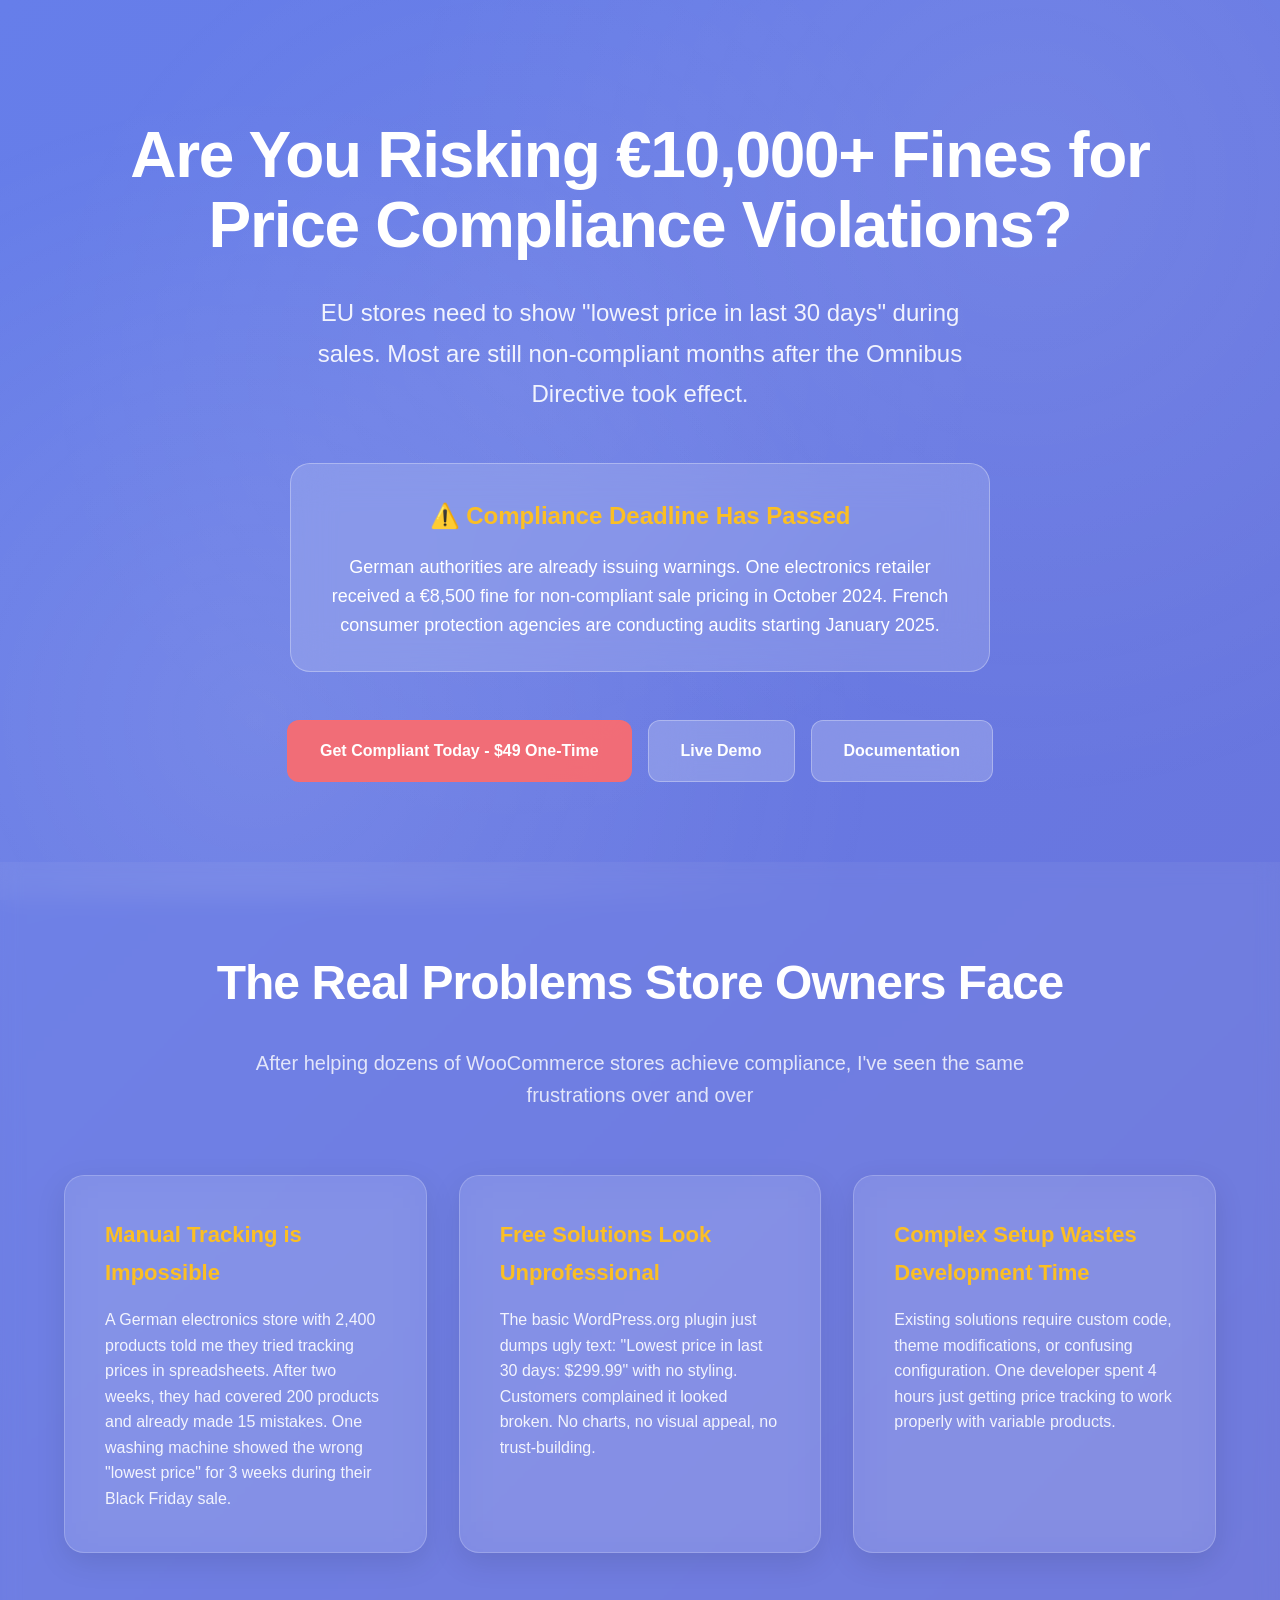
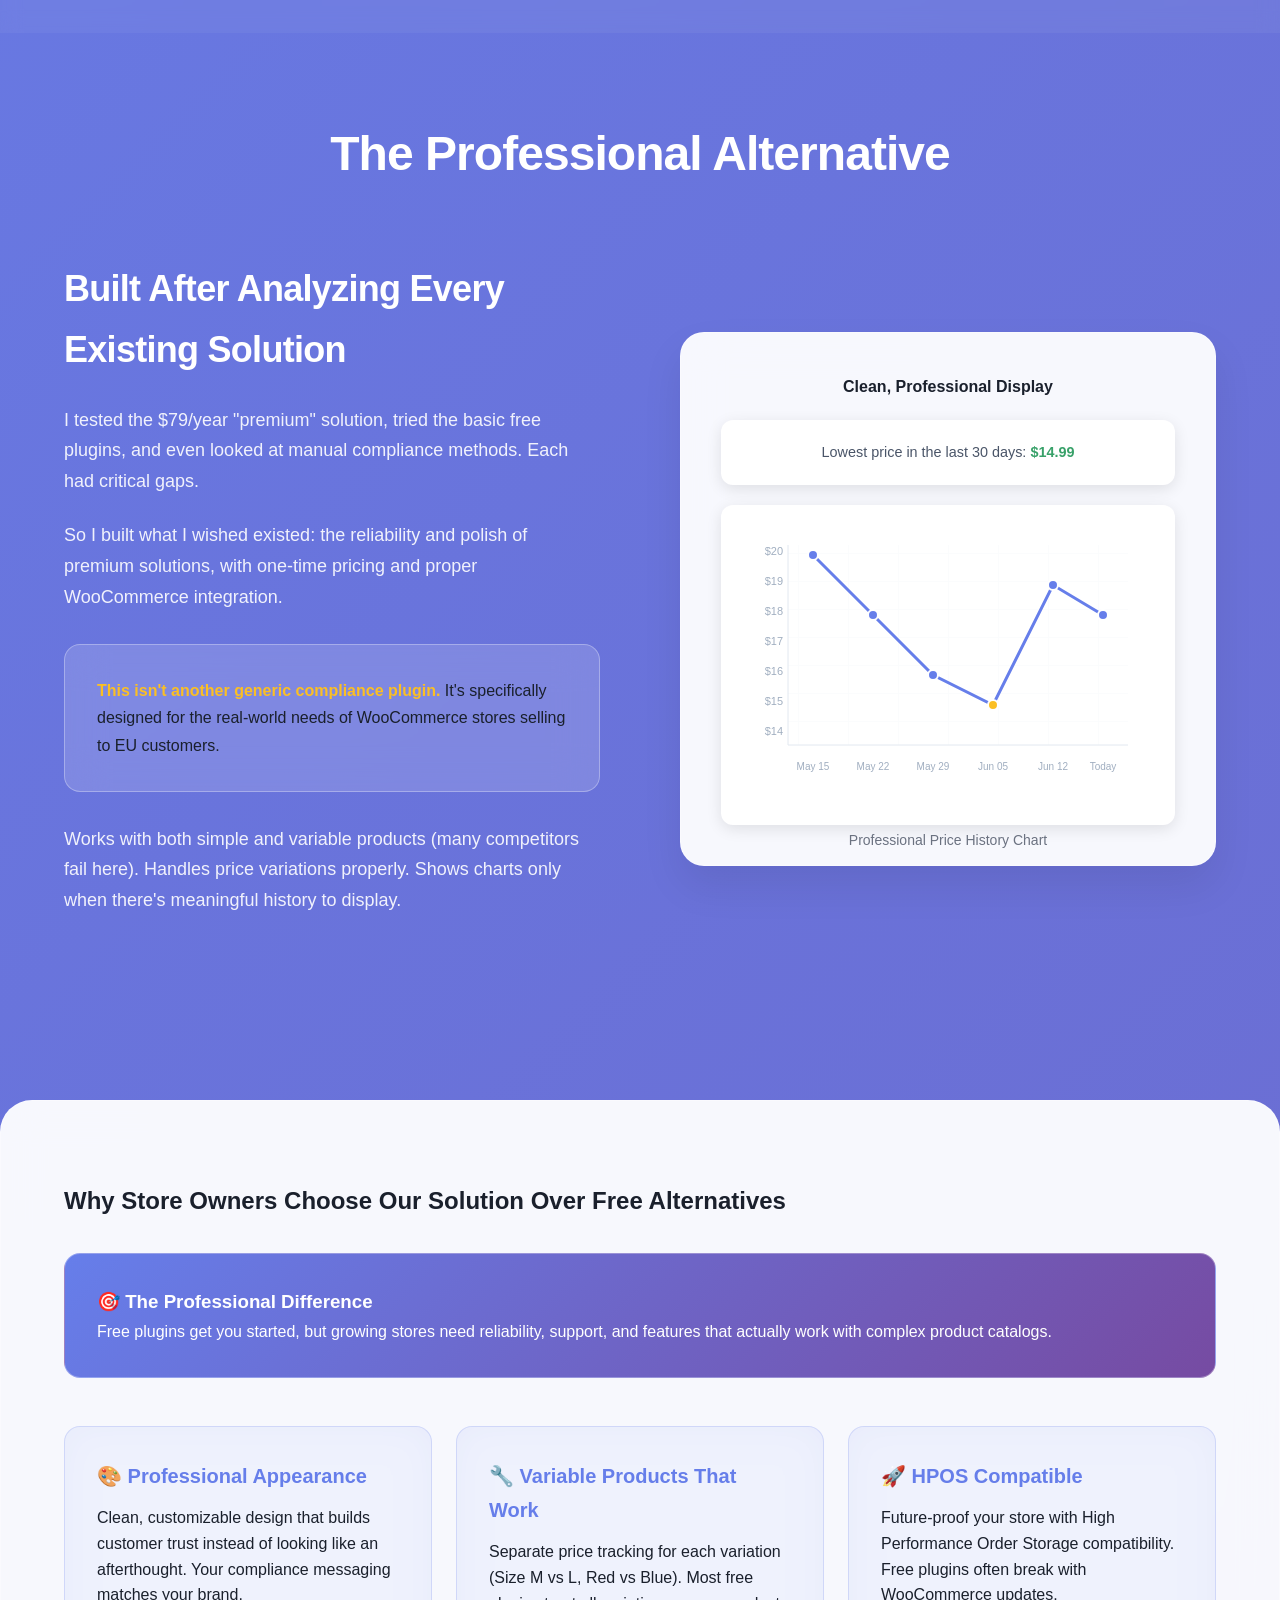
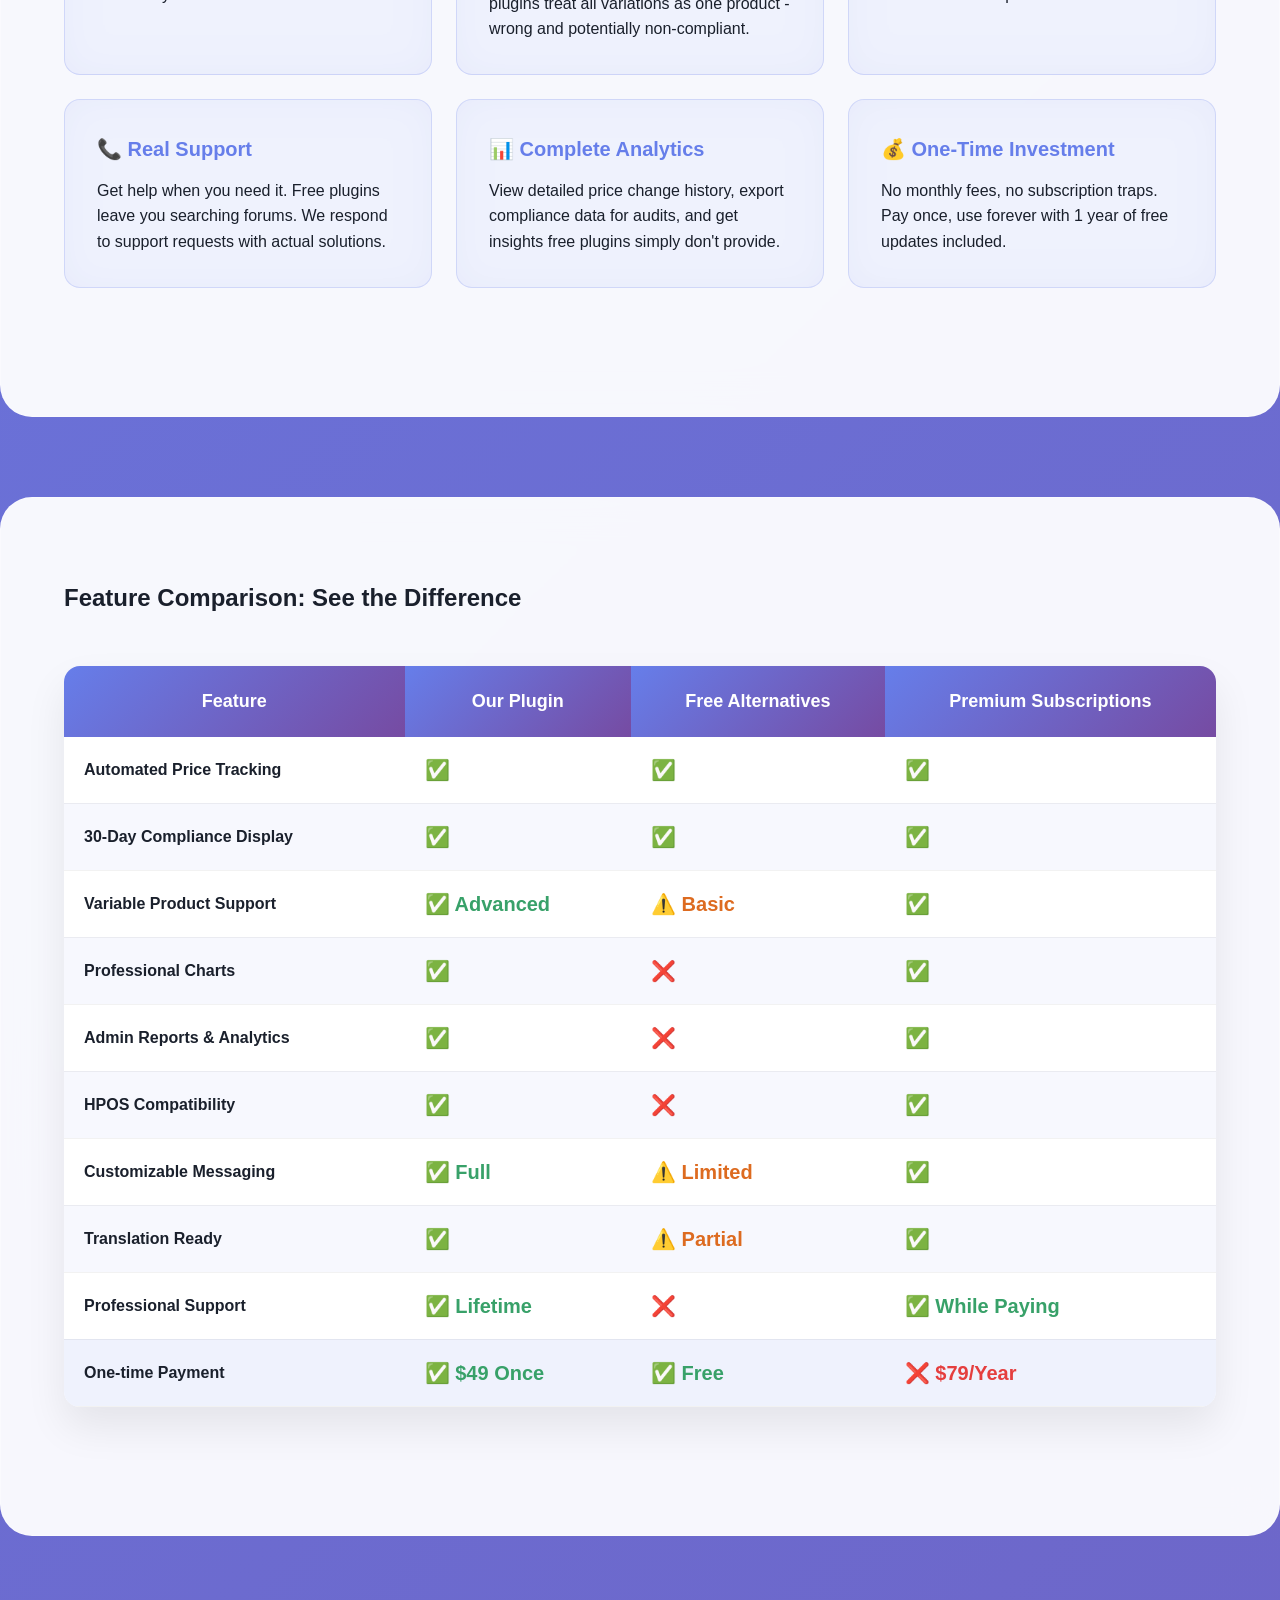
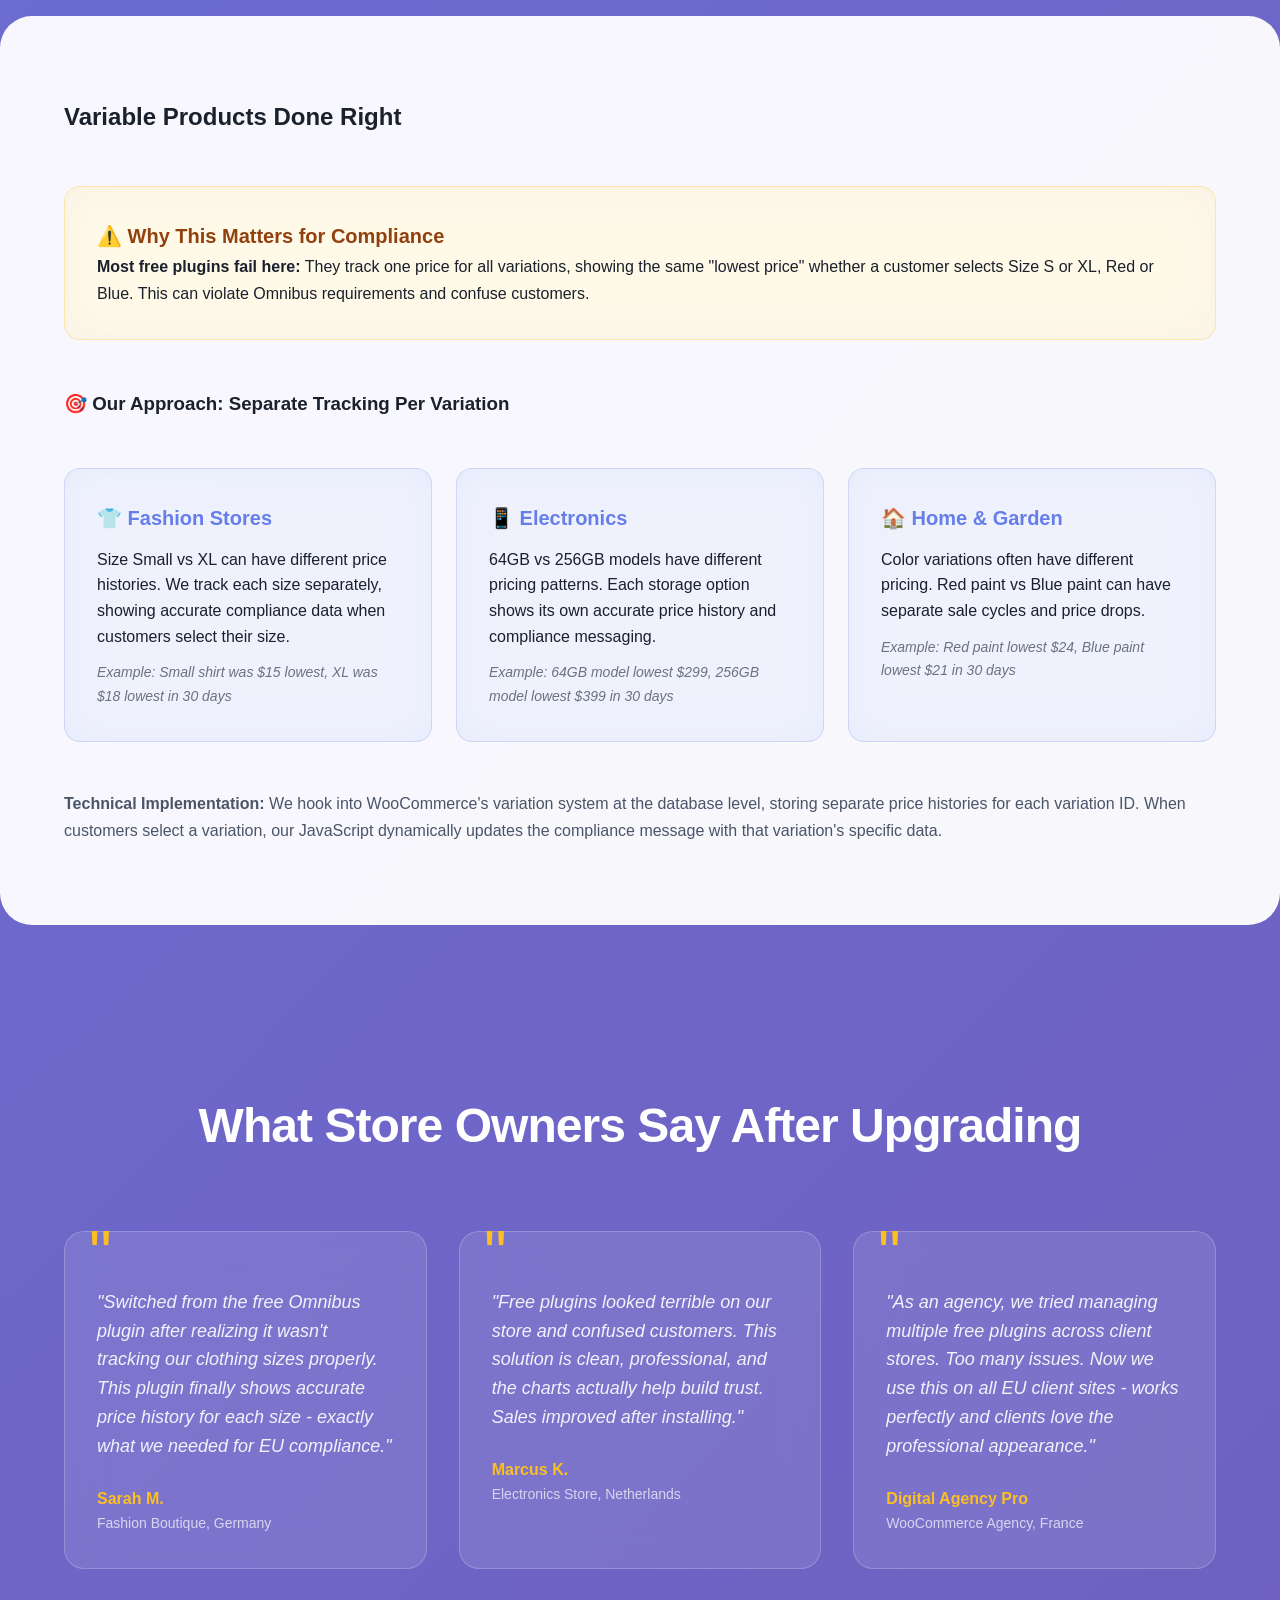
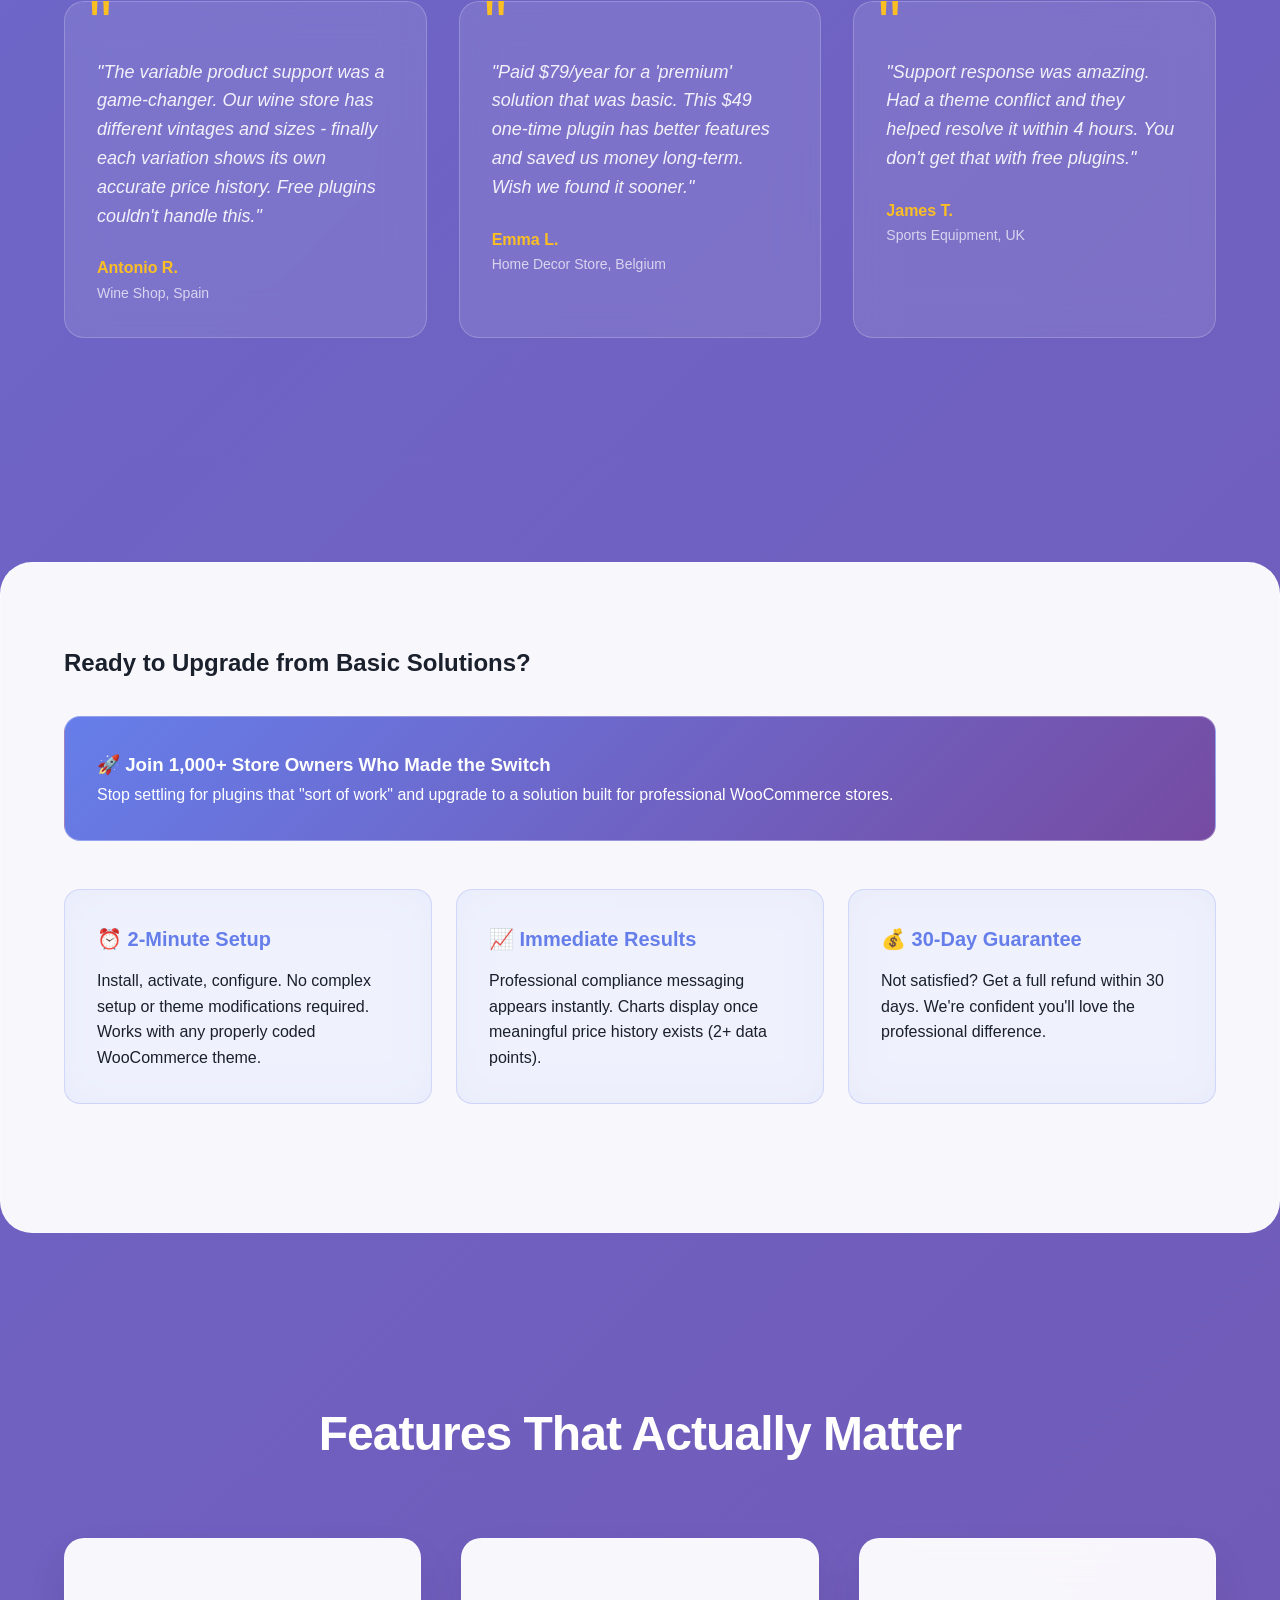
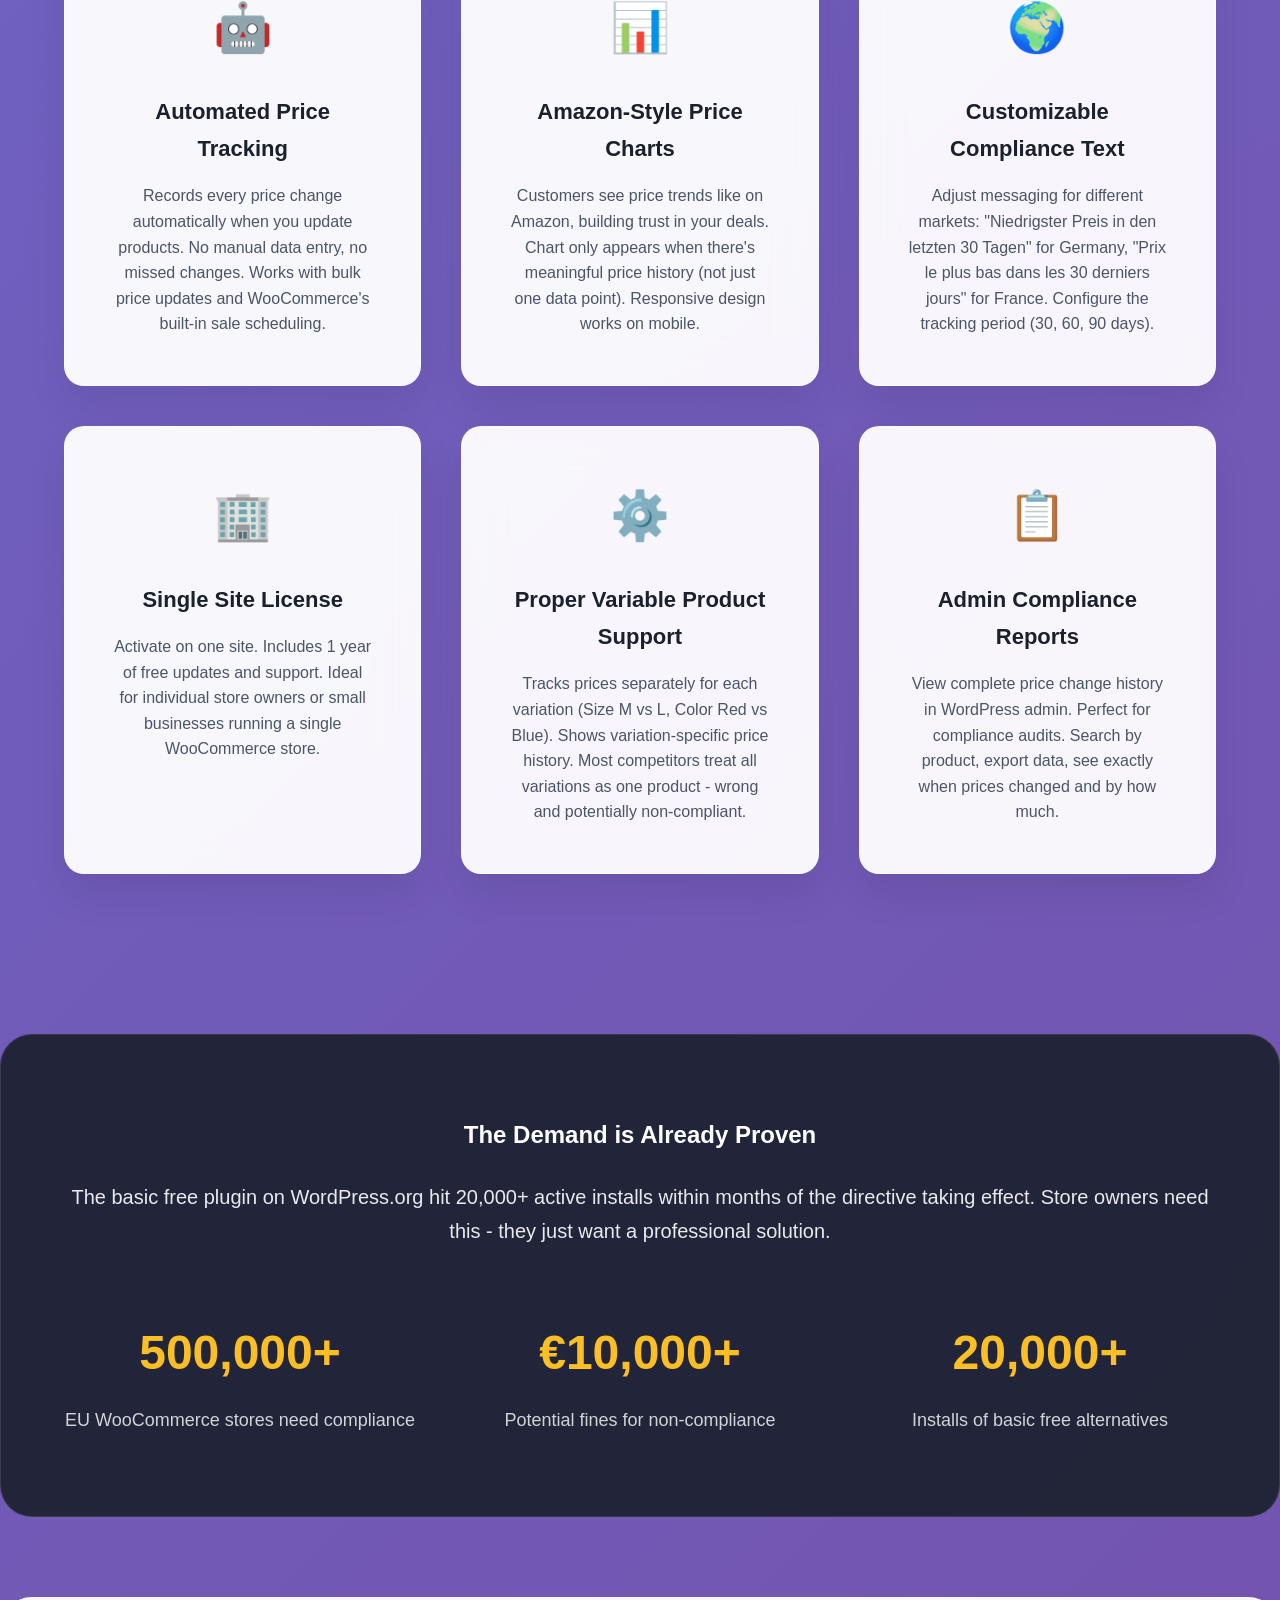
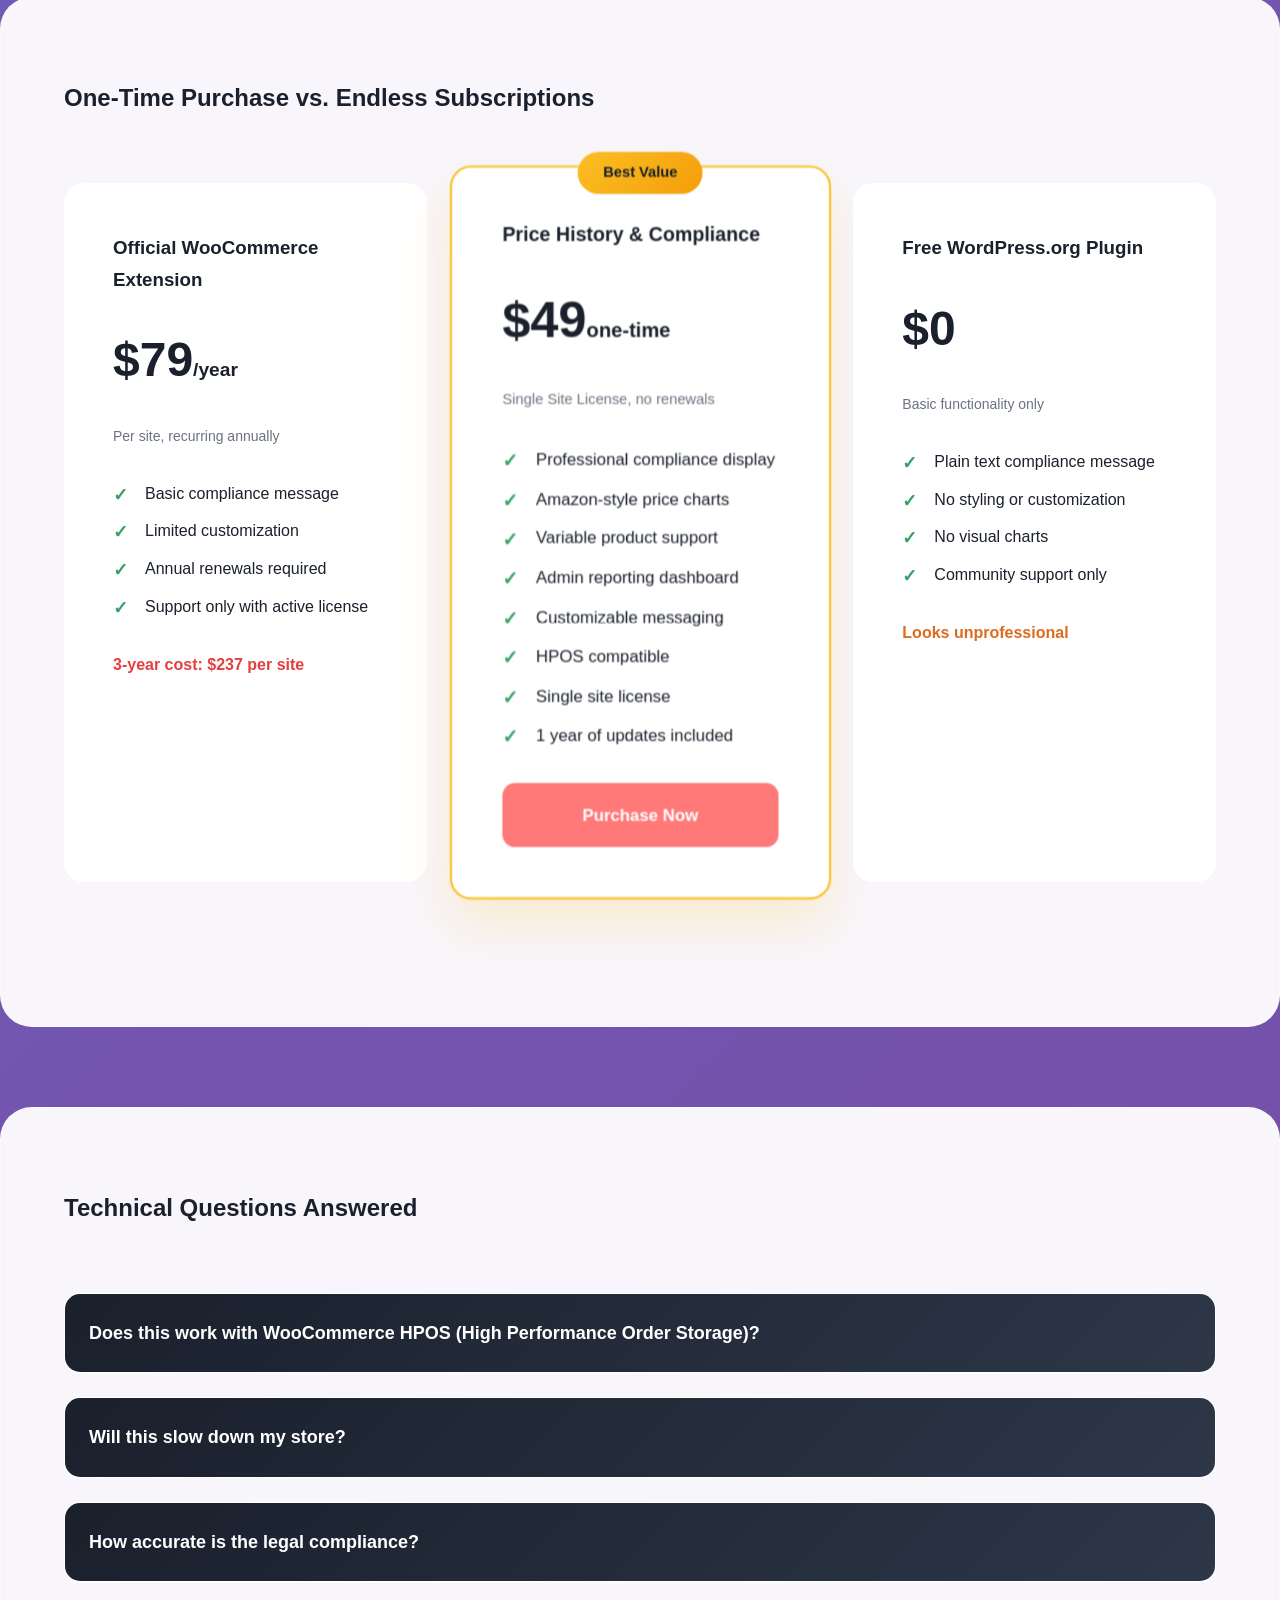
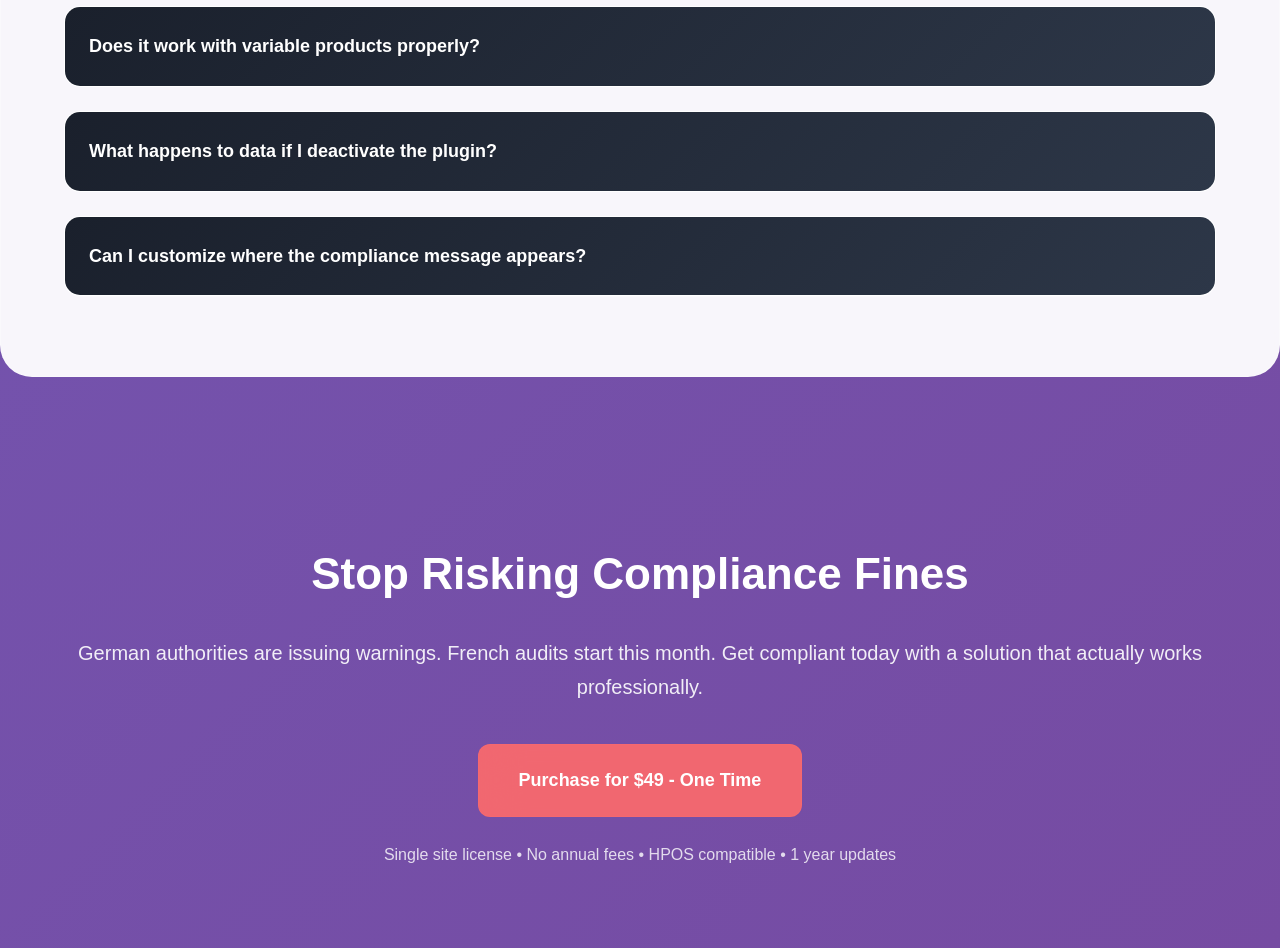
<file: resource/index 2.html>
<!DOCTYPE html>
<html lang="en">
<head>
    <meta charset="UTF-8">
    <meta name="viewport" content="width=device-width, initial-scale=1.0">
    <title>WooCommerce Price History & Sale Compliance - EU Omnibus Directive Compliance</title>
    <style>
        * {
            margin: 0;
            padding: 0;
            box-sizing: border-box;
        }
        
        body {
            font-family: 'Inter', -apple-system, BlinkMacSystemFont, 'Segoe UI', Roboto, Oxygen, Ubuntu, Cantarell, sans-serif;
            line-height: 1.7;
            color: #1a202c;
            background: linear-gradient(135deg, #667eea 0%, #764ba2 100%);
            min-height: 100vh;
            position: relative;
        }

        body::before {
            content: '';
            position: fixed;
            top: 0;
            left: 0;
            width: 100%;
            height: 100%;
            background: 
                radial-gradient(circle at 20% 80%, rgba(255, 255, 255, 0.1) 0%, transparent 50%),
                radial-gradient(circle at 80% 20%, rgba(255, 255, 255, 0.08) 0%, transparent 50%),
                radial-gradient(circle at 40% 40%, rgba(255, 255, 255, 0.06) 0%, transparent 50%);
            pointer-events: none;
            z-index: 0;
        }
        
        .container {
            max-width: 1200px;
            margin: 0 auto;
            padding: 0 24px;
            position: relative;
            z-index: 1;
        }
        
        /* Glassmorphism card base */
        .glass-card {
            background: rgba(255, 255, 255, 0.1);
            backdrop-filter: blur(20px);
            border: 1px solid rgba(255, 255, 255, 0.2);
            border-radius: 24px;
            box-shadow: 0 20px 40px rgba(0, 0, 0, 0.1);
        }

        .glass-card-light {
            background: rgba(255, 255, 255, 0.95);
            backdrop-filter: blur(20px);
            border: 1px solid rgba(255, 255, 255, 0.3);
            border-radius: 24px;
            box-shadow: 0 20px 40px rgba(0, 0, 0, 0.08);
        }
        
        /* Hero Section */
        .hero {
            color: white;
            padding: 120px 0 80px 0;
            text-align: center;
            position: relative;
            z-index: 1;
        }
        
        .hero h1 {
            font-size: clamp(2.5rem, 5vw, 4rem);
            margin-bottom: 32px;
            font-weight: 800;
            line-height: 1.1;
            letter-spacing: -0.02em;
        }
        
        .hero .subtitle {
            font-size: clamp(1.125rem, 2vw, 1.5rem);
            margin-bottom: 48px;
            opacity: 0.9;
            color: #fff;
            font-weight: 400;
            max-width: 700px;
            margin-left: auto;
            margin-right: auto;
        }
        
        .warning-box {
            background: rgba(255, 255, 255, 0.15);
            border: 1px solid rgba(255, 255, 255, 0.3);
            border-radius: 20px;
            padding: 32px;
            margin: 48px auto;
            max-width: 700px;
            backdrop-filter: blur(20px);
        }
        
        .warning-box h3 {
            color: #fbbf24;
            font-size: 1.5rem;
            margin: 0 0 16px 0;
            font-weight: 700;
        }
        
        .warning-box p {
            color: #fff;
            font-size: 1.125rem;
            line-height: 1.6;
        }
        
        .cta-buttons {
            display: flex;
            gap: 16px;
            justify-content: center;
            flex-wrap: wrap;
            margin-top: 40px;
        }

        .cta-button {
            display: inline-block;
            background: rgba(255, 255, 255, 0.2);
            color: white;
            padding: 16px 32px;
            border-radius: 12px;
            text-decoration: none;
            font-weight: 600;
            font-size: 1rem;
            border: 1px solid rgba(255, 255, 255, 0.3);
            backdrop-filter: blur(20px);
            transition: all 0.3s ease;
        }

        .cta-button.primary {
            background: rgba(255, 107, 107, 0.9);
            border: 1px solid rgba(255, 107, 107, 0.3);
        }
        
        .cta-button:hover {
            transform: translateY(-2px);
            box-shadow: 0 10px 30px rgba(0,0,0,0.2);
            background: rgba(255, 255, 255, 0.3);
        }

        .cta-button.primary:hover {
            background: rgba(255, 107, 107, 1);
        }
        
        /* Problem Section */
        .section {
            padding: 80px 0;
            position: relative;
            z-index: 1;
        }

        .section-light {
            background: rgba(255, 255, 255, 0.05);
            backdrop-filter: blur(10px);
        }
        
        .section-title {
            font-size: clamp(2rem, 4vw, 3rem);
            text-align: center;
            margin-bottom: 24px;
            color: white;
            font-weight: 800;
            letter-spacing: -0.02em;
        }

        .section-subtitle {
            text-align: center;
            font-size: 1.25rem;
            max-width: 800px;
            margin: 0 auto 64px auto;
            color: rgba(255, 255, 255, 0.8);
            line-height: 1.6;
        }
        
        .problem-grid {
            display: grid;
            grid-template-columns: repeat(auto-fit, minmax(320px, 1fr));
            gap: 32px;
            margin-top: 64px;
        }
        
        .problem-card {
            background: rgba(255, 255, 255, 0.1);
            backdrop-filter: blur(20px);
            border: 1px solid rgba(255, 255, 255, 0.2);
            padding: 40px;
            border-radius: 20px;
            box-shadow: 0 10px 30px rgba(0,0,0,0.1);
            transition: transform 0.3s ease;
        }

        .problem-card:hover {
            transform: translateY(-8px);
        }
        
        .problem-card h3 {
            color: #fbbf24;
            margin-bottom: 16px;
            font-size: 1.375rem;
            font-weight: 700;
        }

        .problem-card p {
            color: rgba(255, 255, 255, 0.9);
            line-height: 1.6;
        }
        
        /* Solution Section */
        .solution-content {
            display: grid;
            grid-template-columns: 1fr 1fr;
            gap: 80px;
            align-items: center;
            margin-top: 64px;
        }
        
        .solution-text h3 {
            font-size: 2.25rem;
            margin-bottom: 24px;
            color: white;
            font-weight: 800;
            letter-spacing: -0.02em;
        }
        
        .solution-text p {
            font-size: 1.125rem;
            margin-bottom: 24px;
            line-height: 1.7;
            color: rgba(255, 255, 255, 0.9);
        }
        
        .highlight {
            background: rgba(255, 255, 255, 0.15);
            backdrop-filter: blur(20px);
            border: 1px solid rgba(255, 255, 255, 0.3);
            padding: 32px;
            border-radius: 16px;
            margin: 32px 0;
        }

        .highlight strong {
            color: #fbbf24;
        }
        
        /* Features Section */
        .features-grid {
            display: grid;
            grid-template-columns: repeat(auto-fit, minmax(350px, 1fr));
            gap: 40px;
            margin-top: 64px;
        }
        
        .feature-card {
            background: rgba(255, 255, 255, 0.95);
            padding: 48px;
            border-radius: 20px;
            box-shadow: 0 20px 40px rgba(0,0,0,0.08);
            text-align: center;
            border: 1px solid rgba(255, 255, 255, 0.3);
            backdrop-filter: blur(20px);
            transition: transform 0.3s ease;
        }

        .feature-card:hover {
            transform: translateY(-8px);
        }
        
        .feature-icon {
            font-size: 3rem;
            margin-bottom: 24px;
        }
        
        .feature-card h3 {
            font-size: 1.375rem;
            margin-bottom: 16px;
            color: #1a202c;
            font-weight: 700;
        }

        .feature-card p {
            color: #4a5568;
            line-height: 1.6;
        }
        
        /* Feature Grid for comparison sections */
        .feature-grid {
            display: grid;
            grid-template-columns: repeat(auto-fit, minmax(300px, 1fr));
            gap: 24px;
            margin: 48px 0;
        }
        
        .feature-box {
            background: rgba(255, 255, 255, 0.1);
            backdrop-filter: blur(20px);
            border: 1px solid rgba(255, 255, 255, 0.2);
            padding: 32px;
            border-radius: 16px;
            border-left: 4px solid #fbbf24;
            transition: transform 0.3s ease;
        }
        
        .feature-box:hover {
            transform: translateY(-4px);
        }
        
        .feature-box h4 {
            color: #fbbf24;
            margin: 0 0 12px 0;
            font-size: 1.25rem;
            font-weight: 700;
        }
        
        .feature-box p {
            margin: 0;
            color: rgba(255, 255, 255, 0.9);
            line-height: 1.6;
        }

        /* Dark content sections */
        .content-section {
            background: rgba(255, 255, 255, 0.95);
            backdrop-filter: blur(20px);
            border-radius: 32px;
            padding: 80px 0;
            margin: 80px 0;
            border: 1px solid rgba(255, 255, 255, 0.3);
        }

        .content-section .section-title {
            color: #1a202c;
        }

        .content-section .section-subtitle {
            color: #4a5568;
        }
        
        /* Comparison table */
        .comparison-table {
            width: 100%;
            border-collapse: collapse;
            margin: 48px 0;
            background: rgba(255, 255, 255, 0.95);
            border-radius: 16px;
            overflow: hidden;
            box-shadow: 0 20px 40px rgba(0,0,0,0.08);
            backdrop-filter: blur(20px);
        }
        
        .comparison-table th {
            background: linear-gradient(135deg, #667eea 0%, #764ba2 100%);
            color: white;
            padding: 20px;
            text-align: center;
            font-weight: 700;
            font-size: 1.125rem;
        }
        
        .comparison-table td {
            padding: 16px 20px;
            text-align: left;
            border-bottom: 1px solid rgba(0,0,0,0.05);
        }
        
        .comparison-table tr:nth-child(even) {
            background: rgba(102, 126, 234, 0.05);
        }
        
        .comparison-table tr:hover {
            background: rgba(102, 126, 234, 0.1);
        }
        
        .feature-name {
            text-align: left !important;
            font-weight: 600;
            color: #1a202c;
        }
        
        .check-yes {
            color: #38a169;
            font-size: 1.25rem;
            font-weight: bold;
        }
        
        .check-no {
            color: #e53e3e;
            font-size: 1.25rem;
            font-weight: bold;
        }
        
        .check-partial {
            color: #dd6b20;
            font-size: 1.25rem;
            font-weight: bold;
        }
        
        /* Social Proof */
        .social-proof {
            background: rgba(26, 32, 44, 0.9);
            backdrop-filter: blur(20px);
            border-radius: 32px;
            padding: 80px 0;
            color: white;
            text-align: center;
            margin: 80px 0;
            border: 1px solid rgba(255, 255, 255, 0.1);
        }
        
        .stats {
            display: grid;
            grid-template-columns: repeat(auto-fit, minmax(200px, 1fr));
            gap: 48px;
            margin-top: 64px;
        }
        
        .stat h3 {
            font-size: 3rem;
            color: #fbbf24;
            margin-bottom: 12px;
            font-weight: 800;
        }

        .stat p {
            font-size: 1.125rem;
            color: rgba(255, 255, 255, 0.8);
        }
        
        /* Pricing Section */
        .pricing-comparison {
            display: grid;
            grid-template-columns: repeat(auto-fit, minmax(320px, 1fr));
            gap: 32px;
            margin: 64px 0;
        }
        
        .pricing-card {
            background: rgba(255, 255, 255, 0.95);
            border: 1px solid rgba(255, 255, 255, 0.3);
            border-radius: 20px;
            padding: 48px;
            position: relative;
            backdrop-filter: blur(20px);
            transition: transform 0.3s ease;
        }

        .pricing-card:hover {
            transform: translateY(-8px);
        }
        
        .pricing-card.featured {
            border: 2px solid #fbbf24;
            transform: scale(1.05);
            box-shadow: 0 25px 50px rgba(251, 191, 36, 0.2);
        }
        
        .pricing-card .badge {
            position: absolute;
            top: -15px;
            left: 50%;
            transform: translateX(-50%);
            background: linear-gradient(135deg, #fbbf24 0%, #f59e0b 100%);
            color: #1a202c;
            padding: 8px 24px;
            border-radius: 20px;
            font-size: 0.875rem;
            font-weight: 700;
        }
        
        .price {
            font-size: 3rem;
            font-weight: 800;
            color: #1a202c;
            margin: 24px 0;
        }
        
        .price-note {
            color: #6b7280;
            font-size: 0.875rem;
            margin-bottom: 32px;
        }
        
        .feature-list {
            text-align: left;
            margin: 32px 0;
            list-style: none;
        }
        
        .feature-list li {
            margin: 12px 0;
            padding-left: 32px;
            position: relative;
            line-height: 1.6;
        }
        
        .feature-list li:before {
            content: "✓";
            position: absolute;
            left: 0;
            color: #38a169;
            font-weight: bold;
            font-size: 1.125rem;
        }
        
        /* Testimonials */
        .testimonials {
            display: grid;
            grid-template-columns: repeat(auto-fit, minmax(350px, 1fr));
            gap: 32px;
            margin: 64px 0;
        }
        
        .testimonial {
            background: rgba(255, 255, 255, 0.1);
            backdrop-filter: blur(20px);
            border: 1px solid rgba(255, 255, 255, 0.2);
            padding: 32px;
            border-radius: 20px;
            position: relative;
        }
        
        .testimonial::before {
            content: '"';
            font-size: 4rem;
            color: #fbbf24;
            position: absolute;
            top: -10px;
            left: 24px;
            line-height: 1;
        }
        
        .testimonial-text {
            font-style: italic;
            margin: 24px 0;
            color: rgba(255, 255, 255, 0.9);
            line-height: 1.6;
            font-size: 1.125rem;
        }
        
        .testimonial-author {
            font-weight: 600;
            color: #fbbf24;
            margin-top: 16px;
        }
        
        .testimonial-store {
            color: rgba(255, 255, 255, 0.7);
            font-size: 0.875rem;
        }
        
        /* FAQ Section */
        .faq-grid {
            display: grid;
            gap: 24px;
            margin-top: 64px;
        }
        
        .faq-item {
            background: rgba(255, 255, 255, 0.95);
            border-radius: 16px;
            overflow: hidden;
            backdrop-filter: blur(20px);
            border: 1px solid rgba(255, 255, 255, 0.3);
        }
        
        .faq-question {
            background: linear-gradient(135deg, #1a202c 0%, #2d3748 100%);
            color: white;
            padding: 24px;
            font-weight: 600;
            cursor: pointer;
            font-size: 1.125rem;
            transition: background 0.3s ease;
        }

        .faq-question:hover {
            background: linear-gradient(135deg, #2d3748 0%, #4a5568 100%);
        }
        
        .faq-answer {
            padding: 24px;
            display: none;
            color: #4a5568;
            line-height: 1.6;
        }
        
        .faq-answer.active {
            display: block;
        }

        /* Responsive Design */
        @media (max-width: 768px) {
            .hero {
                padding: 80px 0 60px 0;
            }
            
            .solution-content {
                grid-template-columns: 1fr;
                gap: 48px;
            }
            
            .pricing-card.featured {
                transform: none;
            }

            .cta-buttons {
                flex-direction: column;
                align-items: center;
            }

            .cta-button {
                width: 100%;
                max-width: 280px;
                text-align: center;
            }
        }

        /* Special highlights and upgrades */
        .upgrade-box {
            background: linear-gradient(135deg, #38a169 0%, #48bb78 100%);
            color: white;
            padding: 48px;
            border-radius: 20px;
            text-align: center;
            margin: 48px 0;
            backdrop-filter: blur(20px);
            border: 1px solid rgba(255, 255, 255, 0.2);
        }
        
        .upgrade-box h3 {
            color: white;
            margin-top: 0;
            font-size: 1.75rem;
            font-weight: 700;
        }
        
        .price-highlight {
            font-size: 2.5rem;
            font-weight: 800;
            margin: 16px 0;
        }
        
        .savings {
            background: rgba(255,255,255,0.2);
            padding: 12px 24px;
            border-radius: 25px;
            display: inline-block;
            margin: 16px 0;
            font-weight: 600;
        }

        .variable-highlight {
            background: rgba(251, 191, 36, 0.1);
            border: 1px solid rgba(251, 191, 36, 0.3);
            border-radius: 16px;
            padding: 32px;
            margin: 48px 0;
            backdrop-filter: blur(20px);
        }
        
        .variable-highlight h4 {
            color: #92400e;
            margin-top: 0;
            font-size: 1.25rem;
            font-weight: 700;
        }
        
        .technical-note {
            font-size: 0.875rem;
            color: rgba(255, 255, 255, 0.7);
            font-style: italic;
            margin-top: 12px;
        }
    </style>
</head>
<body>
    <!-- Hero Section -->
    <section class="hero">
        <div class="container">
            <h1>Are You Risking €10,000+ Fines for Price Compliance Violations?</h1>
            <p class="subtitle">EU stores need to show "lowest price in last 30 days" during sales. Most are still non-compliant months after the Omnibus Directive took effect.</p>
            
            <div class="warning-box">
                <h3>⚠️ Compliance Deadline Has Passed</h3>
                <p>German authorities are already issuing warnings. One electronics retailer received a €8,500 fine for non-compliant sale pricing in October 2024. French consumer protection agencies are conducting audits starting January 2025.</p>
            </div>
            
            <div class="cta-buttons">
                <a target="_blank" href="https://codecanyon.net/item/woocommerce-price-history-sale-compliance/58513961" class="cta-button primary">Get Compliant Today - $49 One-Time</a>
                <a target="_blank" href="https://theweblab.xyz/demo/product/divi-engine-string-bag-big-logo/" class="cta-button">Live Demo</a>
                <a target="_blank" href="https://theweblab.xyz/woocommerce-price-history-sale-compliance/documentation.html" class="cta-button">Documentation</a>
            </div>
        </div>
    </section>

    <!-- Problem Section -->
    <section class="section section-light">
        <div class="container">
            <h2 class="section-title">The Real Problems Store Owners Face</h2>
            <p class="section-subtitle">After helping dozens of WooCommerce stores achieve compliance, I've seen the same frustrations over and over</p>
            
            <div class="problem-grid">
                <div class="problem-card">
                    <h3>Manual Tracking is Impossible</h3>
                    <p>A German electronics store with 2,400 products told me they tried tracking prices in spreadsheets. After two weeks, they had covered 200 products and already made 15 mistakes. One washing machine showed the wrong "lowest price" for 3 weeks during their Black Friday sale.</p>
                </div>
                
                <div class="problem-card">
                    <h3>Free Solutions Look Unprofessional</h3>
                    <p>The basic WordPress.org plugin just dumps ugly text: "Lowest price in last 30 days: $299.99" with no styling. Customers complained it looked broken. No charts, no visual appeal, no trust-building.</p>
                </div>
                
                <div class="problem-card">
                    <h3>Complex Setup Wastes Development Time</h3>
                    <p>Existing solutions require custom code, theme modifications, or confusing configuration. One developer spent 4 hours just getting price tracking to work properly with variable products.</p>
                </div>
            </div>
        </div>
    </section>

    <!-- Solution Section -->
    <section class="section">
        <div class="container">
            <h2 class="section-title">The Professional Alternative</h2>
            
            <div class="solution-content">
                <div class="solution-text">
                    <h3>Built After Analyzing Every Existing Solution</h3>
                    <p>I tested the $79/year "premium" solution, tried the basic free plugins, and even looked at manual compliance methods. Each had critical gaps.</p>
                    
                    <p>So I built what I wished existed: the reliability and polish of premium solutions, with one-time pricing and proper WooCommerce integration.</p>
                    
                    <div class="highlight">
                        <strong>This isn't another generic compliance plugin.</strong> It's specifically designed for the real-world needs of WooCommerce stores selling to EU customers.
                    </div>
                    
                    <p>Works with both simple and variable products (many competitors fail here). Handles price variations properly. Shows charts only when there's meaningful history to display.</p>
                </div>
                
                <div class="solution-image">
                    <div class="glass-card-light" style="padding: 40px; text-align: center;">
                        <h4 style="margin-bottom: 20px; color: #1a202c; font-weight: 700;">Clean, Professional Display</h4>
                        <div style="background: white; padding: 20px; border-radius: 12px; margin-bottom: 20px; box-shadow: 0 4px 15px rgba(0,0,0,0.1);">
                            <p style="margin: 0; color: #4a5568; font-size: 0.9em;">Lowest price in the last 30 days: <strong style="color: #38a169;">$14.99</strong></p>
                        </div>
                        <div style="background: white; padding: 20px; border-radius: 12px; box-shadow: 0 4px 15px rgba(0,0,0,0.1); height:320px;">
                            <svg width="100%" height="280" viewBox="0 0 400 280" xmlns="http://www.w3.org/2000/svg">
                                <!-- Grid -->
                                <defs>
                                    <pattern id="grid" width="50" height="28" patternUnits="userSpaceOnUse">
                                        <path d="M 50 0 L 0 0 0 28" fill="none" stroke="#f7fafc" stroke-width="1"/>
                                    </pattern>
                                </defs>
                                <rect width="400" height="280" fill="white"/>
                                <rect x="40" y="20" width="340" height="200" fill="url(#grid)"/>
                                
                                <!-- Y-axis labels -->
                                <text x="35" y="30" text-anchor="end" font-family="Inter, sans-serif" font-size="11" fill="#a0aec0">$20</text>
                                <text x="35" y="60" text-anchor="end" font-family="Inter, sans-serif" font-size="11" fill="#a0aec0">$19</text>
                                <text x="35" y="90" text-anchor="end" font-family="Inter, sans-serif" font-size="11" fill="#a0aec0">$18</text>
                                <text x="35" y="120" text-anchor="end" font-family="Inter, sans-serif" font-size="11" fill="#a0aec0">$17</text>
                                <text x="35" y="150" text-anchor="end" font-family="Inter, sans-serif" font-size="11" fill="#a0aec0">$16</text>
                                <text x="35" y="180" text-anchor="end" font-family="Inter, sans-serif" font-size="11" fill="#a0aec0">$15</text>
                                <text x="35" y="210" text-anchor="end" font-family="Inter, sans-serif" font-size="11" fill="#a0aec0">$14</text>
                                
                                <!-- X-axis labels -->
                                <text x="65" y="245" text-anchor="middle" font-family="Inter, sans-serif" font-size="10" fill="#a0aec0">May 15</text>
                                <text x="125" y="245" text-anchor="middle" font-family="Inter, sans-serif" font-size="10" fill="#a0aec0">May 22</text>
                                <text x="185" y="245" text-anchor="middle" font-family="Inter, sans-serif" font-size="10" fill="#a0aec0">May 29</text>
                                <text x="245" y="245" text-anchor="middle" font-family="Inter, sans-serif" font-size="10" fill="#a0aec0">Jun 05</text>
                                <text x="305" y="245" text-anchor="middle" font-family="Inter, sans-serif" font-size="10" fill="#a0aec0">Jun 12</text>
                                <text x="355" y="245" text-anchor="middle" font-family="Inter, sans-serif" font-size="10" fill="#a0aec0">Today</text>
                                
                                <!-- Price line chart -->
                                <polyline points="65,30 125,90 185,150 245,180 305,60 355,90" 
                                         fill="none" 
                                         stroke="#667eea" 
                                         stroke-width="3"/>
                                
                                <!-- Data points -->
                                <circle cx="65" cy="30" r="5" fill="#667eea" stroke="white" stroke-width="2"/>
                                <circle cx="125" cy="90" r="5" fill="#667eea" stroke="white" stroke-width="2"/>
                                <circle cx="185" cy="150" r="5" fill="#667eea" stroke="white" stroke-width="2"/>
                                <circle cx="245" cy="180" r="5" fill="#fbbf24" stroke="white" stroke-width="2"/>
                                <circle cx="305" cy="60" r="5" fill="#667eea" stroke="white" stroke-width="2"/>
                                <circle cx="355" cy="90" r="5" fill="#667eea" stroke="white" stroke-width="2"/>
                                
                                <!-- Axes -->
                                <line x1="40" y1="220" x2="380" y2="220" stroke="#e2e8f0" stroke-width="1"/>
                                <line x1="40" y1="20" x2="40" y2="220" stroke="#e2e8f0" stroke-width="1"/>
                            </svg>
                            <p style="margin-top: 16px; font-size: 0.875rem; color: #6b7280;">Professional Price History Chart</p>
                        </div>
                    </div>
                </div>
            </div>
        </div>
    </section>
    
    <!-- Why Store Owners Choose Our Solution Section -->
    <div class="content-section">
        <div class="container">   
            <h2>Why Store Owners Choose Our Solution Over Free Alternatives</h2>
            
            <div class="highlight" style="background: linear-gradient(135deg, #667eea 0%, #764ba2 100%); color: white;">
                <h3 style="color: white;">🎯 The Professional Difference</h3>
                <p>Free plugins get you started, but growing stores need reliability, support, and features that actually work with complex product catalogs.</p>
            </div>
            
            <div class="feature-grid">
                <div class="feature-box" style="background: rgba(102, 126, 234, 0.1); border-left-color: #667eea; border: 1px solid rgba(102, 126, 234, 0.2);">
                    <h4 style="color: #667eea;">🎨 Professional Appearance</h4>
                    <p style="color: #1a202c;">Clean, customizable design that builds customer trust instead of looking like an afterthought. Your compliance messaging matches your brand.</p>
                </div>
                <div class="feature-box" style="background: rgba(102, 126, 234, 0.1); border-left-color: #667eea; border: 1px solid rgba(102, 126, 234, 0.2);">
                    <h4 style="color: #667eea;">🔧 Variable Products That Work</h4>
                    <p style="color: #1a202c;">Separate price tracking for each variation (Size M vs L, Red vs Blue). Most free plugins treat all variations as one product - wrong and potentially non-compliant.</p>
                </div>
                <div class="feature-box" style="background: rgba(102, 126, 234, 0.1); border-left-color: #667eea; border: 1px solid rgba(102, 126, 234, 0.2);">
                    <h4 style="color: #667eea;">🚀 HPOS Compatible</h4>
                    <p style="color: #1a202c;">Future-proof your store with High Performance Order Storage compatibility. Free plugins often break with WooCommerce updates.</p>
                </div>
                <div class="feature-box" style="background: rgba(102, 126, 234, 0.1); border-left-color: #667eea; border: 1px solid rgba(102, 126, 234, 0.2);">
                    <h4 style="color: #667eea;">📞 Real Support</h4>
                    <p style="color: #1a202c;">Get help when you need it. Free plugins leave you searching forums. We respond to support requests with actual solutions.</p>
                </div>
                <div class="feature-box" style="background: rgba(102, 126, 234, 0.1); border-left-color: #667eea; border: 1px solid rgba(102, 126, 234, 0.2);">
                    <h4 style="color: #667eea;">📊 Complete Analytics</h4>
                    <p style="color: #1a202c;">View detailed price change history, export compliance data for audits, and get insights free plugins simply don't provide.</p>
                </div>
                <div class="feature-box" style="background: rgba(102, 126, 234, 0.1); border-left-color: #667eea; border: 1px solid rgba(102, 126, 234, 0.2);">
                    <h4 style="color: #667eea;">💰 One-Time Investment</h4>
                    <p style="color: #1a202c;">No monthly fees, no subscription traps. Pay once, use forever with 1 year of free updates included.</p>
                </div>
            </div>
        </div>
    </div>

    <!-- Comparison Table Section -->
    <div class="content-section">
        <div class="container">
            <h2>Feature Comparison: See the Difference</h2>
            
            <table class="comparison-table">
                <thead>
                    <tr>
                        <th>Feature</th>
                        <th>Our Plugin</th>
                        <th>Free Alternatives</th>
                        <th>Premium Subscriptions</th>
                    </tr>
                </thead>
                <tbody>
                    <tr>
                        <td class="feature-name">Automated Price Tracking</td>
                        <td class="check-yes">✅</td>
                        <td class="check-yes">✅</td>
                        <td class="check-yes">✅</td>
                    </tr>
                    <tr>
                        <td class="feature-name">30-Day Compliance Display</td>
                        <td class="check-yes">✅</td>
                        <td class="check-yes">✅</td>
                        <td class="check-yes">✅</td>
                    </tr>
                    <tr>
                        <td class="feature-name">Variable Product Support</td>
                        <td class="check-yes">✅ Advanced</td>
                        <td class="check-partial">⚠️ Basic</td>
                        <td class="check-yes">✅</td>
                    </tr>
                    <tr>
                        <td class="feature-name">Professional Charts</td>
                        <td class="check-yes">✅</td>
                        <td class="check-no">❌</td>
                        <td class="check-yes">✅</td>
                    </tr>
                    <tr>
                        <td class="feature-name">Admin Reports & Analytics</td>
                        <td class="check-yes">✅</td>
                        <td class="check-no">❌</td>
                        <td class="check-yes">✅</td>
                    </tr>
                    <tr>
                        <td class="feature-name">HPOS Compatibility</td>
                        <td class="check-yes">✅</td>
                        <td class="check-no">❌</td>
                        <td class="check-yes">✅</td>
                    </tr>
                    <tr>
                        <td class="feature-name">Customizable Messaging</td>
                        <td class="check-yes">✅ Full</td>
                        <td class="check-partial">⚠️ Limited</td>
                        <td class="check-yes">✅</td>
                    </tr>
                    <tr>
                        <td class="feature-name">Translation Ready</td>
                        <td class="check-yes">✅</td>
                        <td class="check-partial">⚠️ Partial</td>
                        <td class="check-yes">✅</td>
                    </tr>
                    <tr>
                        <td class="feature-name">Professional Support</td>
                        <td class="check-yes">✅ Lifetime</td>
                        <td class="check-no">❌</td>
                        <td class="check-yes">✅ While Paying</td>
                    </tr>
                    <tr style="background: rgba(102, 126, 234, 0.1);">
                        <td class="feature-name"><strong>One-time Payment</strong></td>
                        <td class="check-yes"><strong>✅ $49 Once</strong></td>
                        <td class="check-yes"><strong>✅ Free</strong></td>
                        <td class="check-no"><strong>❌ $79/Year</strong></td>
                    </tr>
                </tbody>
            </table>
        </div>
    </div>

    <!-- Variable Product Superiority Section -->
    <div class="content-section">
        <div class="container">   
            <h2>Variable Products Done Right</h2>
            
            <div class="variable-highlight">
                <h4>⚠️ Why This Matters for Compliance</h4>
                <p style="color: #1a202c;"><strong>Most free plugins fail here:</strong> They track one price for all variations, showing the same "lowest price" whether a customer selects Size S or XL, Red or Blue. This can violate Omnibus requirements and confuse customers.</p>
            </div>
            
            <h3 style="color: #1a202c; margin: 48px 0 32px 0;">🎯 Our Approach: Separate Tracking Per Variation</h3>
            
            <div class="feature-grid">
                <div class="feature-box" style="background: rgba(102, 126, 234, 0.1); border-left-color: #667eea; border: 1px solid rgba(102, 126, 234, 0.2);">
                    <h4 style="color: #667eea;">👕 Fashion Stores</h4>
                    <p style="color: #1a202c;">Size Small vs XL can have different price histories. We track each size separately, showing accurate compliance data when customers select their size.</p>
                    <div class="technical-note" style="color: #6b7280;">Example: Small shirt was $15 lowest, XL was $18 lowest in 30 days</div>
                </div>
                <div class="feature-box" style="background: rgba(102, 126, 234, 0.1); border-left-color: #667eea; border: 1px solid rgba(102, 126, 234, 0.2);">
                    <h4 style="color: #667eea;">📱 Electronics</h4>
                    <p style="color: #1a202c;">64GB vs 256GB models have different pricing patterns. Each storage option shows its own accurate price history and compliance messaging.</p>
                    <div class="technical-note" style="color: #6b7280;">Example: 64GB model lowest $299, 256GB model lowest $399 in 30 days</div>
                </div>
                <div class="feature-box" style="background: rgba(102, 126, 234, 0.1); border-left-color: #667eea; border: 1px solid rgba(102, 126, 234, 0.2);">
                    <h4 style="color: #667eea;">🏠 Home & Garden</h4>
                    <p style="color: #1a202c;">Color variations often have different pricing. Red paint vs Blue paint can have separate sale cycles and price drops.</p>
                    <div class="technical-note" style="color: #6b7280;">Example: Red paint lowest $24, Blue paint lowest $21 in 30 days</div>
                </div>
            </div>
            
            <p style="color: #4a5568; margin-top: 32px;"><strong>Technical Implementation:</strong> We hook into WooCommerce's variation system at the database level, storing separate price histories for each variation ID. When customers select a variation, our JavaScript dynamically updates the compliance message with that variation's specific data.</p>
        </div>
    </div>

    <!-- Customer Testimonials Section -->
    <section class="section">
        <div class="container">
            <h2 class="section-title">What Store Owners Say After Upgrading</h2>
            
            <div class="testimonials">
                <div class="testimonial">
                    <div class="testimonial-text">
                        "Switched from the free Omnibus plugin after realizing it wasn't tracking our clothing sizes properly. This plugin finally shows accurate price history for each size - exactly what we needed for EU compliance."
                    </div>
                    <div class="testimonial-author">Sarah M.</div>
                    <div class="testimonial-store">Fashion Boutique, Germany</div>
                </div>
                
                <div class="testimonial">
                    <div class="testimonial-text">
                        "Free plugins looked terrible on our store and confused customers. This solution is clean, professional, and the charts actually help build trust. Sales improved after installing."
                    </div>
                    <div class="testimonial-author">Marcus K.</div>
                    <div class="testimonial-store">Electronics Store, Netherlands</div>
                </div>
                
                <div class="testimonial">
                    <div class="testimonial-text">
                        "As an agency, we tried managing multiple free plugins across client stores. Too many issues. Now we use this on all EU client sites - works perfectly and clients love the professional appearance."
                    </div>
                    <div class="testimonial-author">Digital Agency Pro</div>
                    <div class="testimonial-store">WooCommerce Agency, France</div>
                </div>
                
                <div class="testimonial">
                    <div class="testimonial-text">
                        "The variable product support was a game-changer. Our wine store has different vintages and sizes - finally each variation shows its own accurate price history. Free plugins couldn't handle this."
                    </div>
                    <div class="testimonial-author">Antonio R.</div>
                    <div class="testimonial-store">Wine Shop, Spain</div>
                </div>
                
                <div class="testimonial">
                    <div class="testimonial-text">
                        "Paid $79/year for a 'premium' solution that was basic. This $49 one-time plugin has better features and saved us money long-term. Wish we found it sooner."
                    </div>
                    <div class="testimonial-author">Emma L.</div>
                    <div class="testimonial-store">Home Decor Store, Belgium</div>
                </div>
                
                <div class="testimonial">
                    <div class="testimonial-text">
                        "Support response was amazing. Had a theme conflict and they helped resolve it within 4 hours. You don't get that with free plugins."
                    </div>
                    <div class="testimonial-author">James T.</div>
                    <div class="testimonial-store">Sports Equipment, UK</div>
                </div>
            </div>
        </div>
    </section>

    <!-- Professional Upgrade Messaging -->
    <div class="content-section">
        <div class="container">
            <h2>Ready to Upgrade from Basic Solutions?</h2>
            
            <div class="highlight" style="background: linear-gradient(135deg, #667eea 0%, #764ba2 100%); color: white;">
                <h3 style="color: white;">🚀 Join 1,000+ Store Owners Who Made the Switch</h3>
                <p>Stop settling for plugins that "sort of work" and upgrade to a solution built for professional WooCommerce stores.</p>
            </div>
            
            <div class="feature-grid">
                <div class="feature-box" style="background: rgba(102, 126, 234, 0.1); border-left-color: #667eea; border: 1px solid rgba(102, 126, 234, 0.2);">
                    <h4 style="color: #667eea;">⏰ 2-Minute Setup</h4>
                    <p style="color: #1a202c;">Install, activate, configure. No complex setup or theme modifications required. Works with any properly coded WooCommerce theme.</p>
                </div>
                <div class="feature-box" style="background: rgba(102, 126, 234, 0.1); border-left-color: #667eea; border: 1px solid rgba(102, 126, 234, 0.2);">
                    <h4 style="color: #667eea;">📈 Immediate Results</h4>
                    <p style="color: #1a202c;">Professional compliance messaging appears instantly. Charts display once meaningful price history exists (2+ data points).</p>
                </div>
                <div class="feature-box" style="background: rgba(102, 126, 234, 0.1); border-left-color: #667eea; border: 1px solid rgba(102, 126, 234, 0.2);">
                    <h4 style="color: #667eea;">💰 30-Day Guarantee</h4>
                    <p style="color: #1a202c;">Not satisfied? Get a full refund within 30 days. We're confident you'll love the professional difference.</p>
                </div>
            </div>
        </div>
    </div>

    <!-- Features Section -->
    <section class="section">
        <div class="container">
            <h2 class="section-title">Features That Actually Matter</h2>
            
            <div class="features-grid">
                <div class="feature-card">
                    <div class="feature-icon">🤖</div>
                    <h3>Automated Price Tracking</h3>
                    <p>Records every price change automatically when you update products. No manual data entry, no missed changes. Works with bulk price updates and WooCommerce's built-in sale scheduling.</p>
                </div>
                
                <div class="feature-card">
                    <div class="feature-icon">📊</div>
                    <h3>Amazon-Style Price Charts</h3>
                    <p>Customers see price trends like on Amazon, building trust in your deals. Chart only appears when there's meaningful price history (not just one data point). Responsive design works on mobile.</p>
                </div>
                
                <div class="feature-card">
                    <div class="feature-icon">🌍</div>
                    <h3>Customizable Compliance Text</h3>
                    <p>Adjust messaging for different markets: "Niedrigster Preis in den letzten 30 Tagen" for Germany, "Prix le plus bas dans les 30 derniers jours" for France. Configure the tracking period (30, 60, 90 days).</p>
                </div>
                
                <div class="feature-card">
                    <div class="feature-icon">🏢</div>
                    <h3>Single Site License</h3>
                    <p>Activate on one site. Includes 1 year of free updates and support. Ideal for individual store owners or small businesses running a single WooCommerce store.</p>
                </div>
               
                <div class="feature-card">
                    <div class="feature-icon">⚙️</div>
                    <h3>Proper Variable Product Support</h3>
                    <p>Tracks prices separately for each variation (Size M vs L, Color Red vs Blue). Shows variation-specific price history. Most competitors treat all variations as one product - wrong and potentially non-compliant.</p>
                </div>
                
                <div class="feature-card">
                    <div class="feature-icon">📋</div>
                    <h3>Admin Compliance Reports</h3>
                    <p>View complete price change history in WordPress admin. Perfect for compliance audits. Search by product, export data, see exactly when prices changed and by how much.</p>
                </div>
            </div>
        </div>
    </section>

    <!-- Social Proof -->
    <section class="social-proof">
        <div class="container">
            <h2>The Demand is Already Proven</h2>
            <p style="font-size: 1.25rem; margin-top: 24px; opacity: 0.9;">The basic free plugin on WordPress.org hit 20,000+ active installs within months of the directive taking effect. Store owners need this - they just want a professional solution.</p>
            
            <div class="stats">
                <div class="stat">
                    <h3>500,000+</h3>
                    <p>EU WooCommerce stores need compliance</p>
                </div>
                <div class="stat">
                    <h3>€10,000+</h3>
                    <p>Potential fines for non-compliance</p>
                </div>
                <div class="stat">
                    <h3>20,000+</h3>
                    <p>Installs of basic free alternatives</p>
                </div>
            </div>
        </div>
    </section>

    <!-- Pricing Section -->
    <div class="content-section" id="pricing">
        <div class="container">
            <h2>One-Time Purchase vs. Endless Subscriptions</h2>
            
            <div class="pricing-comparison">
                <div class="pricing-card">
                    <h3>Official WooCommerce Extension</h3>
                    <div class="price">$79<span style="font-size: 0.4em;">/year</span></div>
                    <div class="price-note">Per site, recurring annually</div>
                    <ul class="feature-list">
                        <li>Basic compliance message</li>
                        <li>Limited customization</li>
                        <li>Annual renewals required</li>
                        <li>Support only with active license</li>
                    </ul>
                    <p style="color: #e53e3e; font-weight: 600; margin-top: 20px;">3-year cost: $237 per site</p>
                </div>
                
                <div class="pricing-card featured">
                    <div class="badge">Best Value</div>
                    <h3>Price History & Compliance</h3>
                    <div class="price">$49<span style="font-size: 0.4em;">one-time</span></div>
                    <div class="price-note">Single Site License, no renewals</div>
                    <ul class="feature-list">
                        <li>Professional compliance display</li>
                        <li>Amazon-style price charts</li>
                        <li>Variable product support</li>
                        <li>Admin reporting dashboard</li>
                        <li>Customizable messaging</li>
                        <li>HPOS compatible</li>
                        <li>Single site license</li>
                        <li>1 year of updates included</li>
                    </ul>
                    <a target="_blank" href="https://codecanyon.net/item/woocommerce-price-history-sale-compliance/58513961" class="cta-button primary" style="margin-top: 20px; display: block; text-align: center;">Purchase Now</a>
                </div>
                
                <div class="pricing-card">
                    <h3>Free WordPress.org Plugin</h3>
                    <div class="price">$0</div>
                    <div class="price-note">Basic functionality only</div>
                    <ul class="feature-list">
                        <li>Plain text compliance message</li>
                        <li>No styling or customization</li>
                        <li>No visual charts</li>
                        <li>Community support only</li>
                    </ul>
                    <p style="color: #dd6b20; font-weight: 600; margin-top: 20px;">Looks unprofessional</p>
                </div>
            </div>
        </div>
    </div>

    <!-- FAQ Section -->
    <div class="content-section">
        <div class="container">
            <h2>Technical Questions Answered</h2>
            
            <div class="faq-grid">
                <div class="faq-item">
                    <div class="faq-question" onclick="toggleFaq(this)">Does this work with WooCommerce HPOS (High Performance Order Storage)?</div>
                    <div class="faq-answer">Yes, fully compatible. The plugin declares HPOS compatibility and uses WooCommerce's recommended practices. Future-proofed for WooCommerce's direction.</div>
                </div>
                
                <div class="faq-item">
                    <div class="faq-question" onclick="toggleFaq(this)">Will this slow down my store?</div>
                    <div class="faq-answer">No. Price tracking only happens when you update products (not on every page load). The compliance message uses cached data. Charts load asynchronously and only when needed.</div>
                </div>
                
                <div class="faq-item">
                    <div class="faq-question" onclick="toggleFaq(this)">How accurate is the legal compliance?</div>
                    <div class="faq-answer">Built specifically for EU Omnibus Directive requirements. The "lowest price in X days" calculation follows the exact legal requirements. However, always verify with your legal team for your specific jurisdiction.</div>
                </div>
                
                <div class="faq-item">
                    <div class="faq-question" onclick="toggleFaq(this)">Does it work with variable products properly?</div>
                    <div class="faq-answer">Yes, this was a key design requirement. Each variation (size, color, etc.) has separate price tracking. When customers select a variation, they see that variation's price history - not generic product data.</div>
                </div>
                
                <div class="faq-item">
                    <div class="faq-question" onclick="toggleFaq(this)">What happens to data if I deactivate the plugin?</div>
                    <div class="faq-answer">Price history data remains in your database. If you reactivate, all history is preserved. The plugin includes export functionality if you need to backup your compliance records.</div>
                </div>
                
                <div class="faq-item">
                    <div class="faq-question" onclick="toggleFaq(this)">Can I customize where the compliance message appears?</div>
                    <div class="faq-answer">Yes, through WooCommerce hooks. The default position is below the price, but developers can move it using standard WordPress filters. Full documentation included.</div>
                </div>
            </div>
        </div>
    </div>

    <!-- Final CTA -->
    <section class="hero" style="padding: 80px 0;">
        <div class="container">
            <h2 style="font-size: clamp(2rem, 4vw, 2.75rem); margin-bottom: 24px; font-weight: 800;">Stop Risking Compliance Fines</h2>
            <p style="font-size: 1.25rem; margin-bottom: 40px; opacity: 0.9;">German authorities are issuing warnings. French audits start this month. Get compliant today with a solution that actually works professionally.</p>
            <div class="cta-buttons">
                <a target="_blank" href="https://codecanyon.net/item/woocommerce-price-history-sale-compliance/58513961" class="cta-button primary" style="font-size: 1.125rem; padding: 20px 40px;">Purchase for $49 - One Time</a>
            </div>
            <p style="margin-top: 24px; opacity: 0.8;">Single site license • No annual fees • HPOS compatible • 1 year updates</p>
        </div>
    </section>

    <script>
        function toggleFaq(element) {
            const answer = element.nextElementSibling;
            const isActive = answer.classList.contains('active');
            
            // Close all FAQ items
            document.querySelectorAll('.faq-answer').forEach(item => {
                item.classList.remove('active');
            });
            
            // Open clicked item if it wasn't already active
            if (!isActive) {
                answer.classList.add('active');
            }
        }
        
        // Smooth scrolling for anchor links
        document.querySelectorAll('a[href^="#"]').forEach(anchor => {
            anchor.addEventListener('click', function (e) {
                e.preventDefault();
                const target = document.querySelector(this.getAttribute('href'));
                if (target) {
                    target.scrollIntoView({
                        behavior: 'smooth',
                        block: 'start'
                    });
                }
            });
        });
    </script>
</body>
</html>
</file>
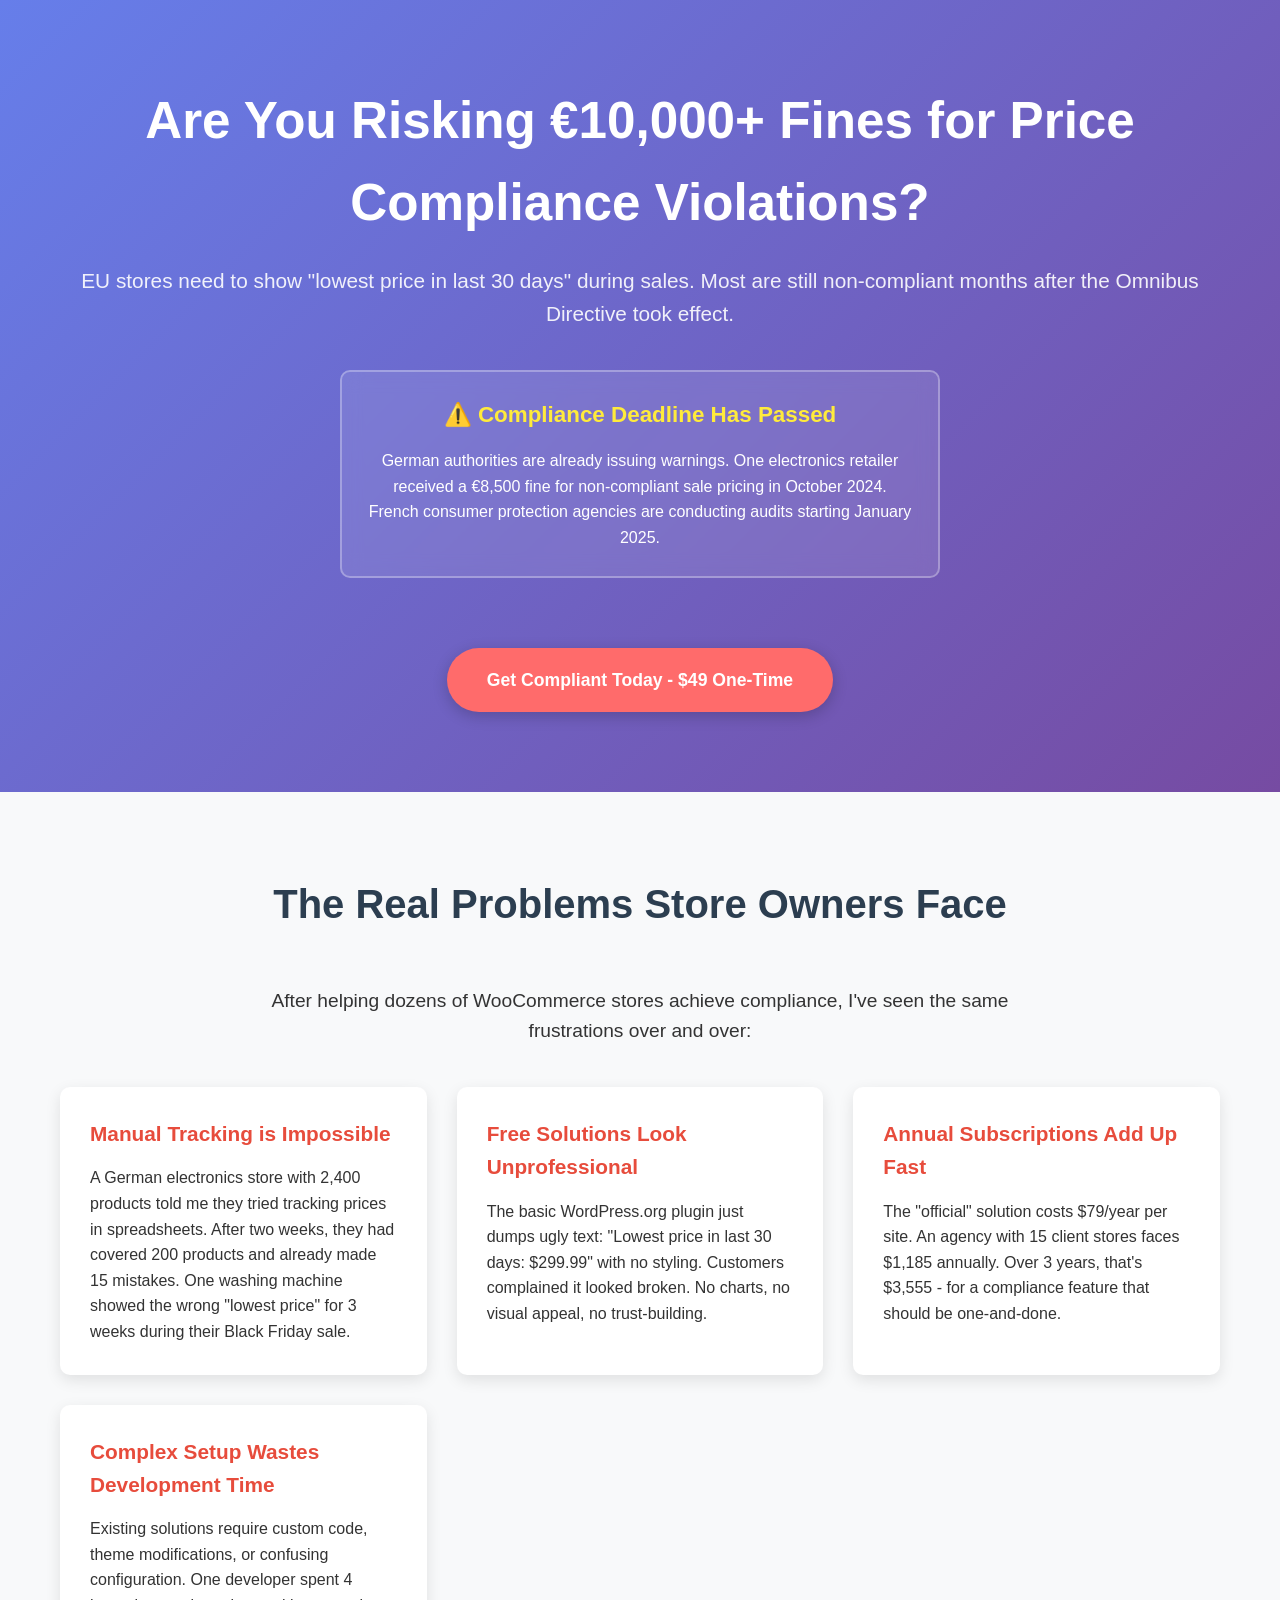
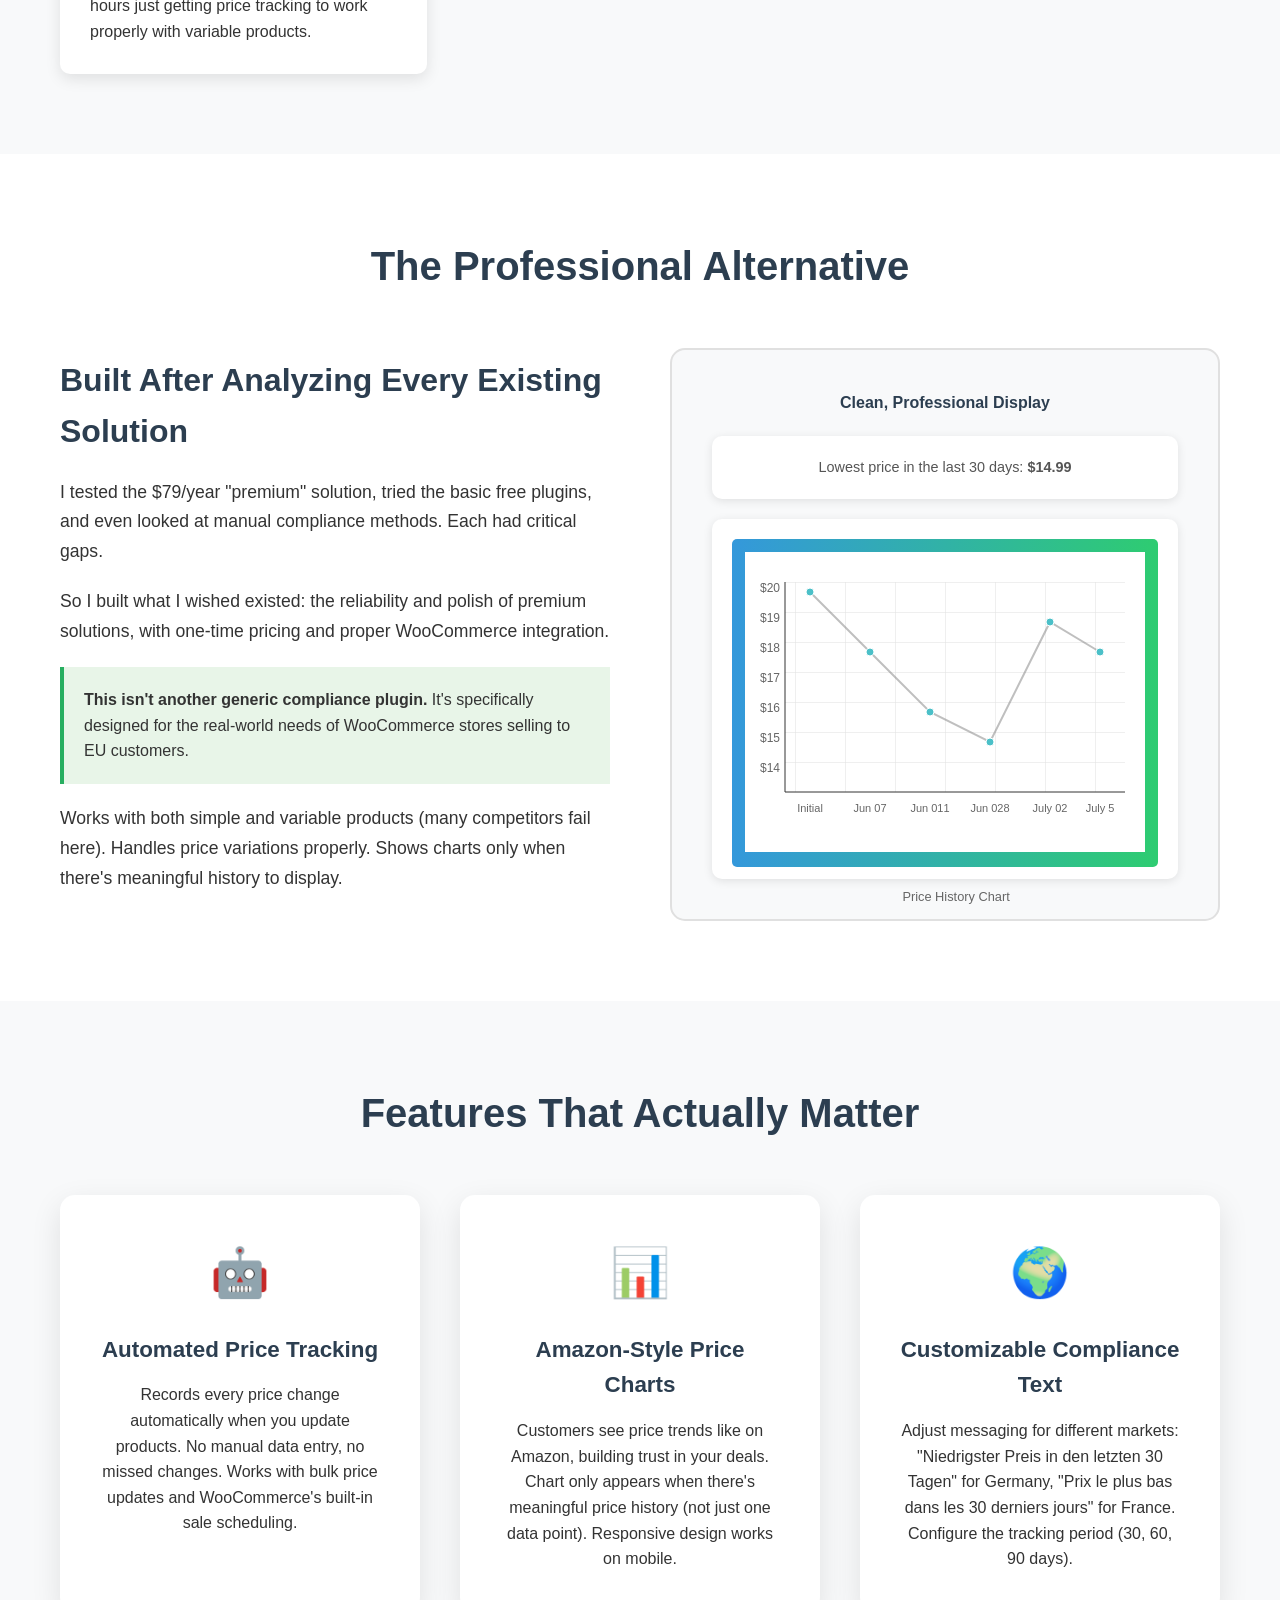
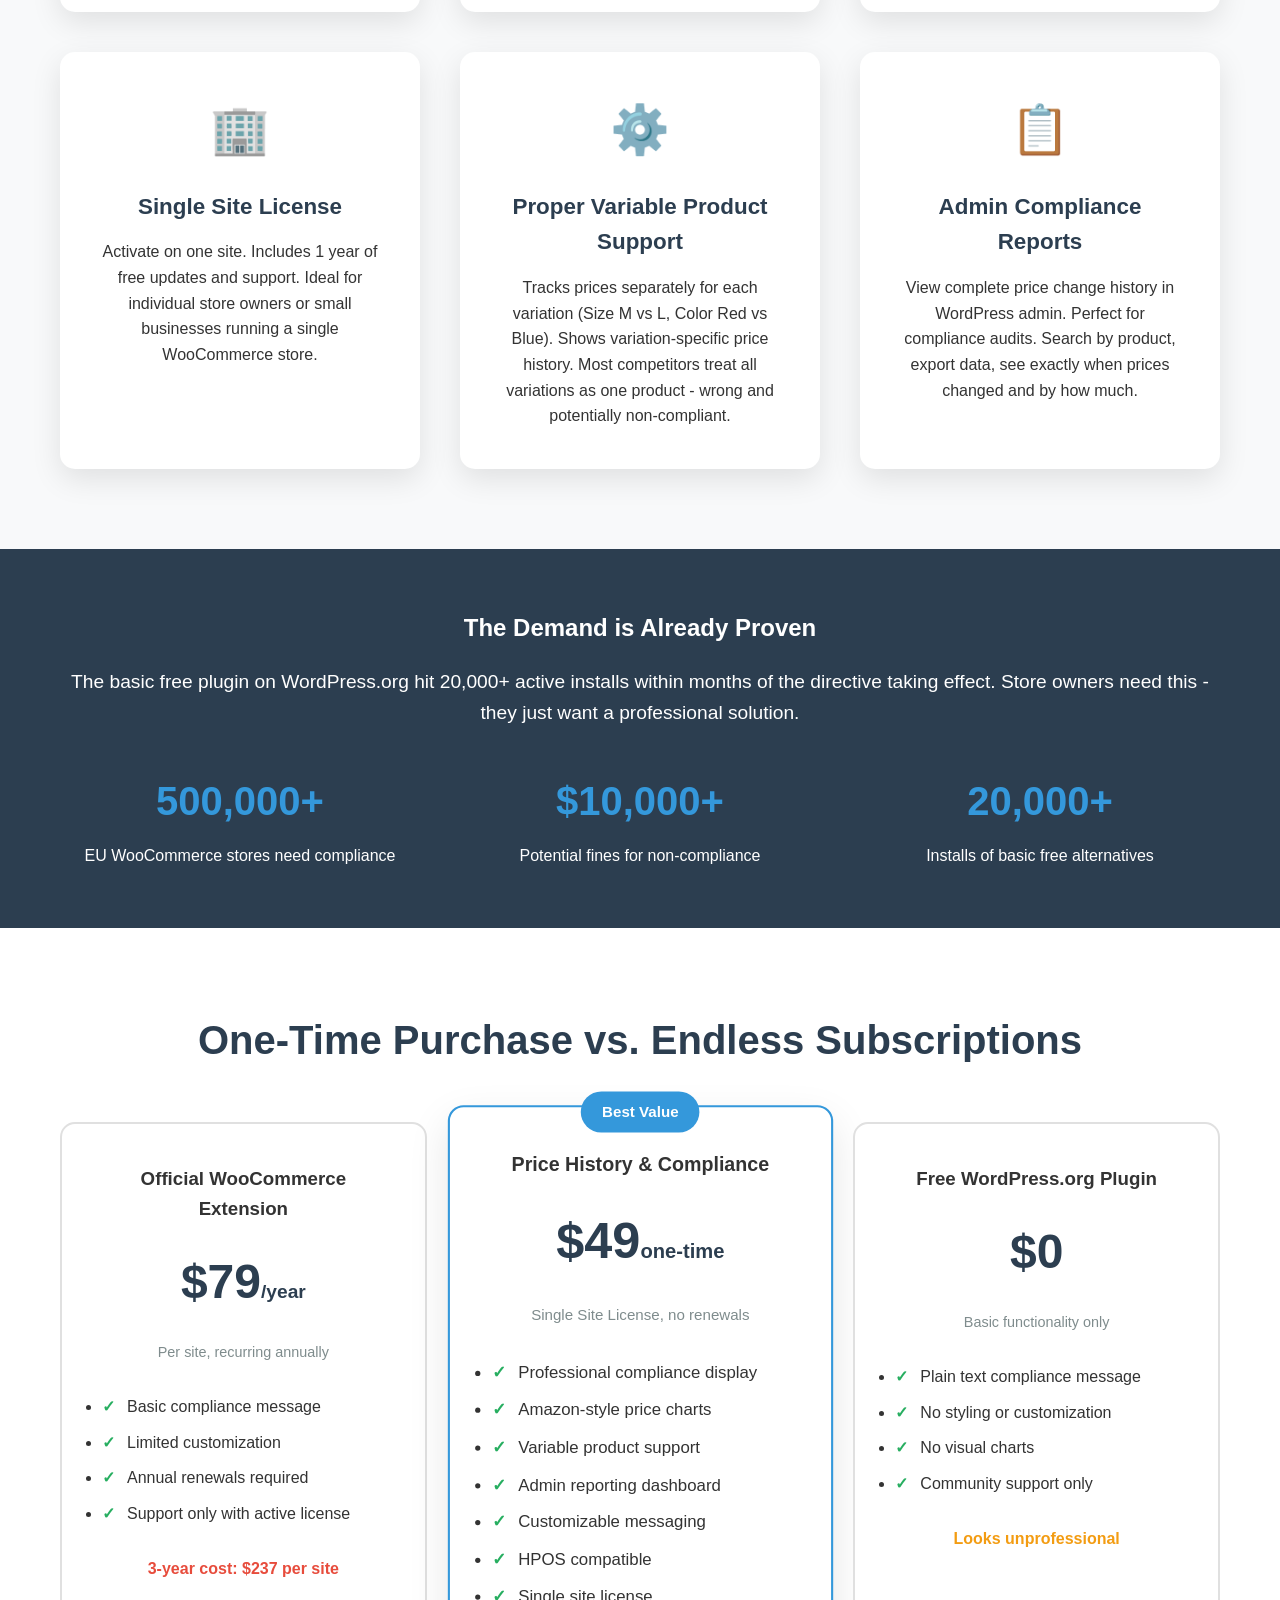
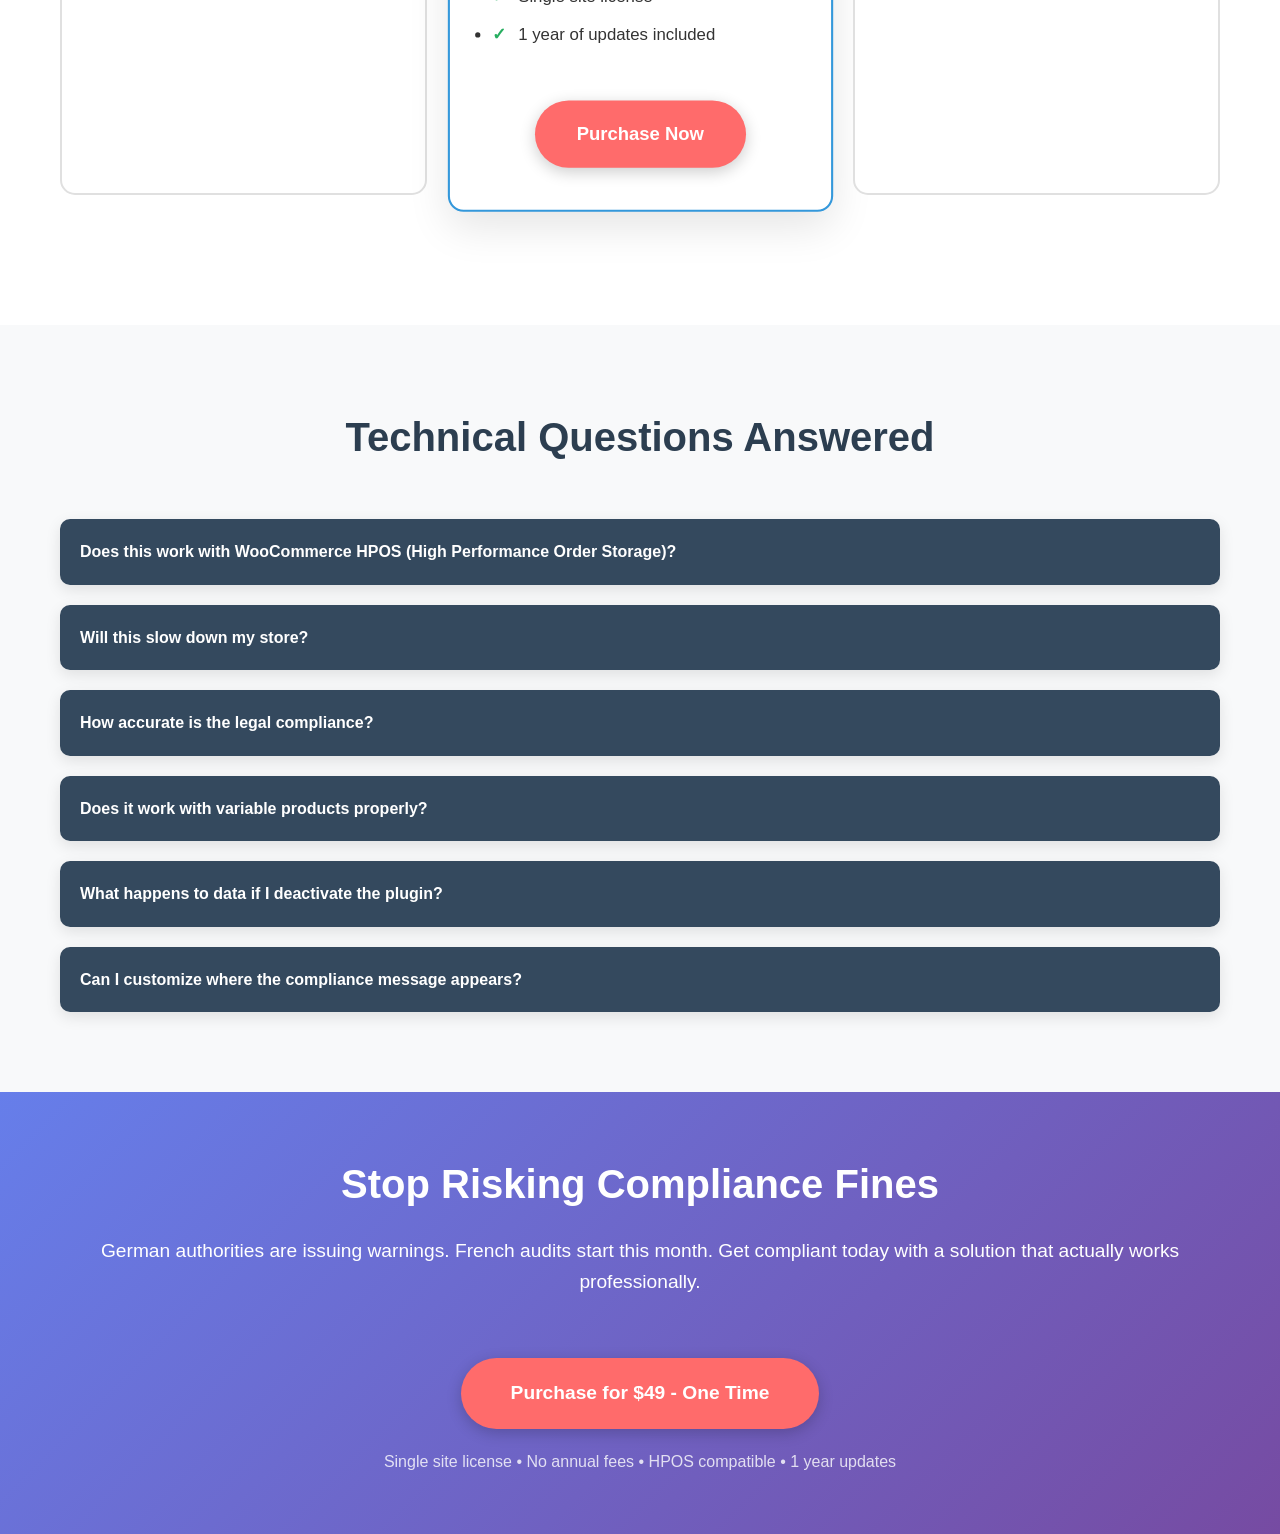
<file: resource/landing.html>
<!DOCTYPE html>
<html lang="en">
<head>
    <meta charset="UTF-8">
    <meta name="viewport" content="width=device-width, initial-scale=1.0">
    <title>WooCommerce Price History & Sale Compliance - EU Omnibus Directive Compliance</title>
    <style>
        * {
            margin: 0;
            padding: 0;
            box-sizing: border-box;
        }
        
        body {
            font-family: -apple-system, BlinkMacSystemFont, 'Segoe UI', Roboto, Oxygen, Ubuntu, Cantarell, sans-serif;
            line-height: 1.6;
            color: #333;
        }
        
        .container {
            max-width: 1200px;
            margin: 0 auto;
            padding: 0 20px;
        }
        
        /* Hero Section */
        .hero {
            background: linear-gradient(135deg, #667eea 0%, #764ba2 100%);
            color: white;
            padding: 80px 0;
            text-align: center;
        }
        
        .hero h1 {
            font-size: 3.2em;
            margin-bottom: 20px;
            font-weight: 700;
        }
        
        .hero .subtitle {
            font-size: 1.3em;
            margin-bottom: 30px;
            opacity: 0.9;
        }
        
        .warning-box {
            background: rgba(255, 255, 255, 0.1);
            border: 2px solid rgba(255, 255, 255, 0.3);
            border-radius: 10px;
            padding: 25px;
            margin: 40px auto;
            max-width: 600px;
            backdrop-filter: blur(10px);
        }
        
        .warning-box h3 {
            color: #ffeb3b;
            font-size: 1.4em;
            margin-bottom: 15px;
        }
        
        .cta-button {
            display: inline-block;
            background: #ff6b6b;
            color: white;
            padding: 18px 40px;
            border-radius: 50px;
            text-decoration: none;
            font-weight: 600;
            font-size: 1.1em;
            margin-top: 30px;
            box-shadow: 0 4px 15px rgba(0,0,0,0.2);
            transition: transform 0.3s ease;
        }
        
        .cta-button:hover {
            transform: translateY(-2px);
            box-shadow: 0 6px 20px rgba(0,0,0,0.3);
        }
        
        /* Problem Section */
        .problem {
            padding: 80px 0;
            background: #f8f9fa;
        }
        
        .section-title {
            font-size: 2.5em;
            text-align: center;
            margin-bottom: 50px;
            color: #2c3e50;
        }
        
        .problem-grid {
            display: grid;
            grid-template-columns: repeat(auto-fit, minmax(280px, 1fr));
            gap: 30px;
            margin-top: 40px;
        }
        
        .problem-card {
            background: white;
            padding: 30px;
            border-radius: 10px;
            box-shadow: 0 5px 15px rgba(0,0,0,0.1);
        }
        
        .problem-card h3 {
            color: #e74c3c;
            margin-bottom: 15px;
            font-size: 1.3em;
        }
        
        /* Solution Section */
        .solution {
            padding: 80px 0;
        }
        
        .solution-content {
            display: grid;
            grid-template-columns: 1fr 1fr;
            gap: 60px;
            align-items: center;
            margin-top: 40px;
        }
        
        .solution-text h3 {
            font-size: 2em;
            margin-bottom: 20px;
            color: #2c3e50;
        }
        
        .solution-text p {
            font-size: 1.1em;
            margin-bottom: 20px;
            line-height: 1.7;
        }
        
        .highlight {
            background: #e8f5e8;
            padding: 20px;
            border-left: 4px solid #27ae60;
            margin: 20px 0;
        }
        
        /* Features Section */
        .features {
            padding: 80px 0;
            background: #f8f9fa;
        }
        
        .features-grid {
            display: grid;
            grid-template-columns: repeat(auto-fit, minmax(300px, 1fr));
            gap: 40px;
            margin-top: 50px;
        }
        
        .feature-card {
            background: white;
            padding: 40px;
            border-radius: 15px;
            box-shadow: 0 10px 30px rgba(0,0,0,0.1);
            text-align: center;
        }
        
        .feature-icon {
            font-size: 3em;
            margin-bottom: 20px;
        }
        
        .feature-card h3 {
            font-size: 1.4em;
            margin-bottom: 15px;
            color: #2c3e50;
        }
        
        /* Social Proof */
        .social-proof {
            padding: 60px 0;
            background: #2c3e50;
            color: white;
            text-align: center;
        }
        
        .stats {
            display: grid;
            grid-template-columns: repeat(auto-fit, minmax(200px, 1fr));
            gap: 40px;
            margin-top: 40px;
        }
        
        .stat h3 {
            font-size: 2.5em;
            color: #3498db;
            margin-bottom: 10px;
        }
        
        /* Pricing Section */
        .pricing {
            padding: 80px 0;
            text-align: center;
        }
        
        .pricing-comparison {
            display: grid;
            grid-template-columns: repeat(auto-fit, minmax(300px, 1fr));
            gap: 30px;
            margin: 50px 0;
        }
        
        .pricing-card {
            background: white;
            border: 2px solid #e0e0e0;
            border-radius: 15px;
            padding: 40px;
            position: relative;
        }
        
        .pricing-card.featured {
            border-color: #3498db;
            transform: scale(1.05);
            box-shadow: 0 15px 40px rgba(0,0,0,0.1);
        }
        
        .pricing-card .badge {
            position: absolute;
            top: -15px;
            left: 50%;
            transform: translateX(-50%);
            background: #3498db;
            color: white;
            padding: 8px 20px;
            border-radius: 20px;
            font-size: 0.9em;
            font-weight: 600;
        }
        
        .price {
            font-size: 3em;
            font-weight: 700;
            color: #2c3e50;
            margin: 20px 0;
        }
        
        .price-note {
            color: #7f8c8d;
            font-size: 0.9em;
            margin-bottom: 30px;
        }
        
        .feature-list {
            text-align: left;
            margin: 30px 0;
        }
        
        .feature-list li {
            margin: 10px 0;
            padding-left: 25px;
            position: relative;
        }
        
        .feature-list li:before {
            content: "✓";
            position: absolute;
            left: 0;
            color: #27ae60;
            font-weight: bold;
        }
        
        /* FAQ Section */
        .faq {
            padding: 80px 0;
            background: #f8f9fa;
        }
        
        .faq-grid {
            display: grid;
            gap: 20px;
            margin-top: 40px;
        }
        
        .faq-item {
            background: white;
            border-radius: 10px;
            overflow: hidden;
            box-shadow: 0 5px 15px rgba(0,0,0,0.1);
        }
        
        .faq-question {
            background: #34495e;
            color: white;
            padding: 20px;
            font-weight: 600;
            cursor: pointer;
        }
        
        .faq-answer {
            padding: 20px;
            display: none;
        }
        
        .faq-answer.active {
            display: block;
        }
        
        /* Responsive */
        @media (max-width: 768px) {
            .hero h1 {
                font-size: 2.5em;
            }
            
            .solution-content {
                grid-template-columns: 1fr;
                gap: 30px;
            }
            
            .pricing-card.featured {
                transform: none;
            }
        }
    </style>
</head>
<body>
    <!-- Hero Section -->
    <section class="hero">
        <div class="container">
            <h1>Are You Risking €10,000+ Fines for Price Compliance Violations?</h1>
            <p class="subtitle">EU stores need to show "lowest price in last 30 days" during sales. Most are still non-compliant months after the Omnibus Directive took effect.</p>
            
            <div class="warning-box">
                <h3>⚠️ Compliance Deadline Has Passed</h3>
                <p>German authorities are already issuing warnings. One electronics retailer received a €8,500 fine for non-compliant sale pricing in October 2024. French consumer protection agencies are conducting audits starting January 2025.</p>
            </div>
            
            <a href="#pricing" class="cta-button">Get Compliant Today - $49 One-Time</a>
        </div>
    </section>

    <!-- Problem Section -->
    <section class="problem">
        <div class="container">
            <h2 class="section-title">The Real Problems Store Owners Face</h2>
            <p style="text-align: center; font-size: 1.2em; max-width: 800px; margin: 0 auto;">After helping dozens of WooCommerce stores achieve compliance, I've seen the same frustrations over and over:</p>
            
            <div class="problem-grid">
                <div class="problem-card">
                    <h3>Manual Tracking is Impossible</h3>
                    <p>A German electronics store with 2,400 products told me they tried tracking prices in spreadsheets. After two weeks, they had covered 200 products and already made 15 mistakes. One washing machine showed the wrong "lowest price" for 3 weeks during their Black Friday sale.</p>
                </div>
                
                <div class="problem-card">
                    <h3>Free Solutions Look Unprofessional</h3>
                    <p>The basic WordPress.org plugin just dumps ugly text: "Lowest price in last 30 days: $299.99" with no styling. Customers complained it looked broken. No charts, no visual appeal, no trust-building.</p>
                </div>
                
                <div class="problem-card">
                    <h3>Annual Subscriptions Add Up Fast</h3>
                    <p>The "official" solution costs $79/year per site. An agency with 15 client stores faces $1,185 annually. Over 3 years, that's $3,555 - for a compliance feature that should be one-and-done.</p>
                </div>
                
                <div class="problem-card">
                    <h3>Complex Setup Wastes Development Time</h3>
                    <p>Existing solutions require custom code, theme modifications, or confusing configuration. One developer spent 4 hours just getting price tracking to work properly with variable products.</p>
                </div>
            </div>
        </div>
    </section>

    <!-- Solution Section -->
    <section class="solution">
        <div class="container">
            <h2 class="section-title">The Professional Alternative</h2>
            
            <div class="solution-content">
                <div class="solution-text">
                    <h3>Built After Analyzing Every Existing Solution</h3>
                    <p>I tested the $79/year "premium" solution, tried the basic free plugins, and even looked at manual compliance methods. Each had critical gaps.</p>
                    
                    <p>So I built what I wished existed: the reliability and polish of premium solutions, with one-time pricing and proper WooCommerce integration.</p>
                    
                    <div class="highlight">
                        <strong>This isn't another generic compliance plugin.</strong> It's specifically designed for the real-world needs of WooCommerce stores selling to EU customers.
                    </div>
                    
                    <p>Works with both simple and variable products (many competitors fail here). Handles price variations properly. Shows charts only when there's meaningful history to display.</p>
                </div>
                
                <div class="solution-image">
                    <div style="background: #f8f9fa; padding: 40px; border-radius: 15px; text-align: center; border: 2px solid #e0e0e0;">
                        <h4 style="margin-bottom: 20px; color: #2c3e50;">Clean, Professional Display</h4>
                        <div style="background: white; padding: 20px; border-radius: 10px; margin-bottom: 20px; box-shadow: 0 2px 10px rgba(0,0,0,0.1);">
                            <p style="margin: 0; color: #555; font-size: 0.9em;">Lowest price in the last 30 days: <strong>$14.99</strong></p>
                        </div>
                        <div style="background: white; padding: 20px; border-radius: 10px; box-shadow: 0 2px 10px rgba(0,0,0,0.1); height:360px;">
                            <div style="width: 100%; background: linear-gradient(to right, #3498db, #2ecc71); border-radius: 5px; position: relative; padding-top: 13px; padding-bottom: 8px;">
                               
                               
<svg width="400" height="300" viewBox="0 0 400 300" xmlns="http://www.w3.org/2000/svg">
  <!-- Grid lines -->
  <defs>
    <pattern id="grid" width="50" height="30" patternUnits="userSpaceOnUse">
      <path d="M 50 0 L 0 0 0 30" fill="none" stroke="#e0e0e0" stroke-width="1"/>
    </pattern>
  </defs>
  <!-- Background -->
  <rect width="400" height="300" fill="white"/>
  <!-- Grid -->
  <rect x="40" y="30" width="340" height="210" fill="url(#grid)"/>
  <!-- Y-axis labels -->
<text x="35" y="40" text-anchor="end" font-family="Arial, sans-serif" font-size="12" fill="#666">$20</text>
<text x="35" y="70" text-anchor="end" font-family="Arial, sans-serif" font-size="12" fill="#666">$19</text>
<text x="35" y="100" text-anchor="end" font-family="Arial, sans-serif" font-size="12" fill="#666">$18</text>
<text x="35" y="130" text-anchor="end" font-family="Arial, sans-serif" font-size="12" fill="#666">$17</text>
<text x="35" y="160" text-anchor="end" font-family="Arial, sans-serif" font-size="12" fill="#666">$16</text>
<text x="35" y="190" text-anchor="end" font-family="Arial, sans-serif" font-size="12" fill="#666">$15</text>
<text x="35" y="220" text-anchor="end" font-family="Arial, sans-serif" font-size="12" fill="#666">$14</text>
  <!-- X-axis labels -->
<text x="65" y="260" text-anchor="middle" font-family="Arial, sans-serif" font-size="11" fill="#666">Initial</text>
<text x="125" y="260" text-anchor="middle" font-family="Arial, sans-serif" font-size="11" fill="#666">Jun 07</text>
<text x="185" y="260" text-anchor="middle" font-family="Arial, sans-serif" font-size="11" fill="#666">Jun 011</text>
<text x="245" y="260" text-anchor="middle" font-family="Arial, sans-serif" font-size="11" fill="#666">Jun 028</text>
<text x="305" y="260" text-anchor="middle" font-family="Arial, sans-serif" font-size="11" fill="#666">July 02</text>
<text x="355" y="260" text-anchor="middle" font-family="Arial, sans-serif" font-size="11" fill="#666">July 5</text>
  <!-- Price line chart -->
<polyline points="65,40 125,100 185,160 245,190 305,70 355,100" 
         fill="none" 
         stroke="#80808080" 
         stroke-width="2"/>
  <!-- Data points -->
  <circle cx="65" cy="40" r="4" fill="#4bc0c8" stroke="white" stroke-width="1"/>
  <circle cx="125" cy="100" r="4" fill="#4bc0c8" stroke="white" stroke-width="1"/>
  <circle cx="185" cy="160" r="4" fill="#4bc0c8" stroke="white" stroke-width="1"/>
  <circle cx="245" cy="190" r="4" fill="#4bc0c8" stroke="white" stroke-width="1"/>
  <circle cx="305" cy="70" r="4" fill="#4bc0c8" stroke="white" stroke-width="1"/>
  <circle cx="355" cy="100" r="4" fill="#4bc0c8" stroke="white" stroke-width="1"/>
  <!-- Axes -->
  <line x1="40" y1="240" x2="380" y2="240" stroke="#333" stroke-width="1"/>
  <line x1="40" y1="30" x2="40" y2="240" stroke="#333" stroke-width="1"/>
</svg>                               
                               
                               
                               
                               
                                <span style="position: absolute; bottom: -40px; left: 40%; font-size: 0.8em; color: #666;">Price History Chart</span>
                            </div>
                        </div>
                    </div>
                </div>
            </div>
        </div>
    </section>

    <!-- Features Section -->
    <section class="features">
        <div class="container">
            <h2 class="section-title">Features That Actually Matter</h2>
            
            <div class="features-grid">
                <div class="feature-card">
                    <div class="feature-icon">🤖</div>
                    <h3>Automated Price Tracking</h3>
                    <p>Records every price change automatically when you update products. No manual data entry, no missed changes. Works with bulk price updates and WooCommerce's built-in sale scheduling.</p>
                </div>
                
                <div class="feature-card">
                    <div class="feature-icon">📊</div>
                    <h3>Amazon-Style Price Charts</h3>
                    <p>Customers see price trends like on Amazon, building trust in your deals. Chart only appears when there's meaningful price history (not just one data point). Responsive design works on mobile.</p>
                </div>
                
                <div class="feature-card">
                    <div class="feature-icon">🌍</div>
                    <h3>Customizable Compliance Text</h3>
                    <p>Adjust messaging for different markets: "Niedrigster Preis in den letzten 30 Tagen" for Germany, "Prix le plus bas dans les 30 derniers jours" for France. Configure the tracking period (30, 60, 90 days).</p>
                </div>
                
<!--
                <div class="feature-card">
                    <div class="feature-icon">🏢</div>
                    <h3>Agency-Friendly Licensing</h3>
                    <p>Install across unlimited client sites with one purchase. No per-site fees, no annual renewals. Perfect for agencies managing multiple WooCommerce stores.</p>
                </div>
-->
                <div class="feature-card">
                    <div class="feature-icon">🏢</div>
                    <h3>Single Site License</h3>
                    <p>Activate on one site. Includes 1 year of free updates and support. Ideal for individual store owners or small businesses running a single WooCommerce store.</p>
                </div>
               
                
                <div class="feature-card">
                    <div class="feature-icon">⚙️</div>
                    <h3>Proper Variable Product Support</h3>
                    <p>Tracks prices separately for each variation (Size M vs L, Color Red vs Blue). Shows variation-specific price history. Most competitors treat all variations as one product - wrong and potentially non-compliant.</p>
                </div>
                
                <div class="feature-card">
                    <div class="feature-icon">📋</div>
                    <h3>Admin Compliance Reports</h3>
                    <p>View complete price change history in WordPress admin. Perfect for compliance audits. Search by product, export data, see exactly when prices changed and by how much.</p>
                </div>
            </div>
        </div>
    </section>

    <!-- Social Proof -->
    <section class="social-proof">
        <div class="container">
            <h2>The Demand is Already Proven</h2>
            <p style="font-size: 1.2em; margin-top: 20px;">The basic free plugin on WordPress.org hit 20,000+ active installs within months of the directive taking effect. Store owners need this - they just want a professional solution.</p>
            
            <div class="stats">
                <div class="stat">
                    <h3>500,000+</h3>
                    <p>EU WooCommerce stores need compliance</p>
                </div>
                <div class="stat">
                    <h3>$10,000+</h3>
                    <p>Potential fines for non-compliance</p>
                </div>
                <div class="stat">
                    <h3>20,000+</h3>
                    <p>Installs of basic free alternatives</p>
                </div>
            </div>
        </div>
    </section>

    <!-- Pricing Section -->
    <section class="pricing" id="pricing">
        <div class="container">
            <h2 class="section-title">One-Time Purchase vs. Endless Subscriptions</h2>
            
            <div class="pricing-comparison">
                <div class="pricing-card">
                    <h3>Official WooCommerce Extension</h3>
                    <div class="price">$79<span style="font-size: 0.4em;">/year</span></div>
                    <div class="price-note">Per site, recurring annually</div>
                    <ul class="feature-list">
                        <li>Basic compliance message</li>
                        <li>Limited customization</li>
                        <li>Annual renewals required</li>
                        <li>Support only with active license</li>
                    </ul>
                    <p style="color: #e74c3c; font-weight: 600; margin-top: 20px;">3-year cost: $237 per site</p>
                </div>
                
                <div class="pricing-card featured">
                    <div class="badge">Best Value</div>
                    <h3>Price History & Compliance</h3>
                    <div class="price">$49<span style="font-size: 0.4em;">one-time</span></div>
                    <div class="price-note">Single Site License, no renewals</div>
                    <ul class="feature-list">
                        <li>Professional compliance display</li>
                        <li>Amazon-style price charts</li>
                        <li>Variable product support</li>
                        <li>Admin reporting dashboard</li>
                        <li>Customizable messaging</li>
                        <li>HPOS compatible</li>
                        <li>Single site license</li>
                        <li>1 year of updates included</li>
                    </ul>
                    <a href="#" class="cta-button" style="margin-top: 20px;">Purchase Now</a>
                </div>
                
                <div class="pricing-card">
                    <h3>Free WordPress.org Plugin</h3>
                    <div class="price">$0</div>
                    <div class="price-note">Basic functionality only</div>
                    <ul class="feature-list">
                        <li>Plain text compliance message</li>
                        <li>No styling or customization</li>
                        <li>No visual charts</li>
                        <li>Community support only</li>
                    </ul>
                    <p style="color: #f39c12; font-weight: 600; margin-top: 20px;">Looks unprofessional</p>
                </div>
            </div>
            <!--
            <div style="background: #e8f5e8; padding: 30px; border-radius: 15px; margin-top: 40px;">
                <h3 style="text-align: center; margin-bottom: 20px; color: #27ae60;">Agency Example: 15 Client Stores</h3>
                <div style="display: grid; grid-template-columns: 1fr 1fr; gap: 40px; align-items: center;">
                    <div>
                        <h4>Official Extension (3 years):</h4>
                        <p style="font-size: 1.2em; margin: 10px 0;">15 sites × $79/year × 3 years = <strong style="color: #e74c3c;">$3,555</strong></p>
                    </div>
                    <div>
                        <h4>Our Solution:</h4>
                        <p style="font-size: 1.2em; margin: 10px 0;">One-time purchase = <strong style="color: #27ae60;">$49</strong></p>
                        <p style="font-size: 0.9em; color: #666;">Savings: $3,506</p>
                    </div>
                </div>
            </div>
            -->
        </div>
    </section>

    <!-- FAQ Section -->
    <section class="faq">
        <div class="container">
            <h2 class="section-title">Technical Questions Answered</h2>
            
            <div class="faq-grid">
                <div class="faq-item">
                    <div class="faq-question" onclick="toggleFaq(this)">Does this work with WooCommerce HPOS (High Performance Order Storage)?</div>
                    <div class="faq-answer">Yes, fully compatible. The plugin declares HPOS compatibility and uses WooCommerce's recommended practices. Future-proofed for WooCommerce's direction.</div>
                </div>
                
                <div class="faq-item">
                    <div class="faq-question" onclick="toggleFaq(this)">Will this slow down my store?</div>
                    <div class="faq-answer">No. Price tracking only happens when you update products (not on every page load). The compliance message uses cached data. Charts load asynchronously and only when needed.</div>
                </div>
                
                <div class="faq-item">
                    <div class="faq-question" onclick="toggleFaq(this)">How accurate is the legal compliance?</div>
                    <div class="faq-answer">Built specifically for EU Omnibus Directive requirements. The "lowest price in X days" calculation follows the exact legal requirements. However, always verify with your legal team for your specific jurisdiction.</div>
                </div>
                
                <div class="faq-item">
                    <div class="faq-question" onclick="toggleFaq(this)">Does it work with variable products properly?</div>
                    <div class="faq-answer">Yes, this was a key design requirement. Each variation (size, color, etc.) has separate price tracking. When customers select a variation, they see that variation's price history - not generic product data.</div>
                </div>
                
                <div class="faq-item">
                    <div class="faq-question" onclick="toggleFaq(this)">What happens to data if I deactivate the plugin?</div>
                    <div class="faq-answer">Price history data remains in your database. If you reactivate, all history is preserved. The plugin includes export functionality if you need to backup your compliance records.</div>
                </div>
                
                <div class="faq-item">
                    <div class="faq-question" onclick="toggleFaq(this)">Can I customize where the compliance message appears?</div>
                    <div class="faq-answer">Yes, through WooCommerce hooks. The default position is below the price, but developers can move it using standard WordPress filters. Full documentation included.</div>
                </div>
            </div>
        </div>
    </section>

    <!-- Final CTA -->
    <section class="hero" style="padding: 60px 0;">
        <div class="container">
            <h2 style="font-size: 2.5em; margin-bottom: 20px;">Stop Risking Compliance Fines</h2>
            <p style="font-size: 1.2em; margin-bottom: 30px;">German authorities are issuing warnings. French audits start this month. Get compliant today with a solution that actually works professionally.</p>
            <a href="#" class="cta-button" style="font-size: 1.2em; padding: 20px 50px;">Purchase for $49 - One Time</a>
            <p style="margin-top: 20px; opacity: 0.8;">Single site license • No annual fees • HPOS compatible • 1 year updates</p>
        </div>
    </section>

    <script>
        function toggleFaq(element) {
            const answer = element.nextElementSibling;
            const isActive = answer.classList.contains('active');
            
            // Close all FAQ items
            document.querySelectorAll('.faq-answer').forEach(item => {
                item.classList.remove('active');
            });
            
            // Open clicked item if it wasn't already active
            if (!isActive) {
                answer.classList.add('active');
            }
        }
        
        // Smooth scrolling for anchor links
        document.querySelectorAll('a[href^="#"]').forEach(anchor => {
            anchor.addEventListener('click', function (e) {
                e.preventDefault();
                const target = document.querySelector(this.getAttribute('href'));
                if (target) {
                    target.scrollIntoView({
                        behavior: 'smooth',
                        block: 'start'
                    });
                }
            });
        });
    </script>
</body>
</html>
</file>
